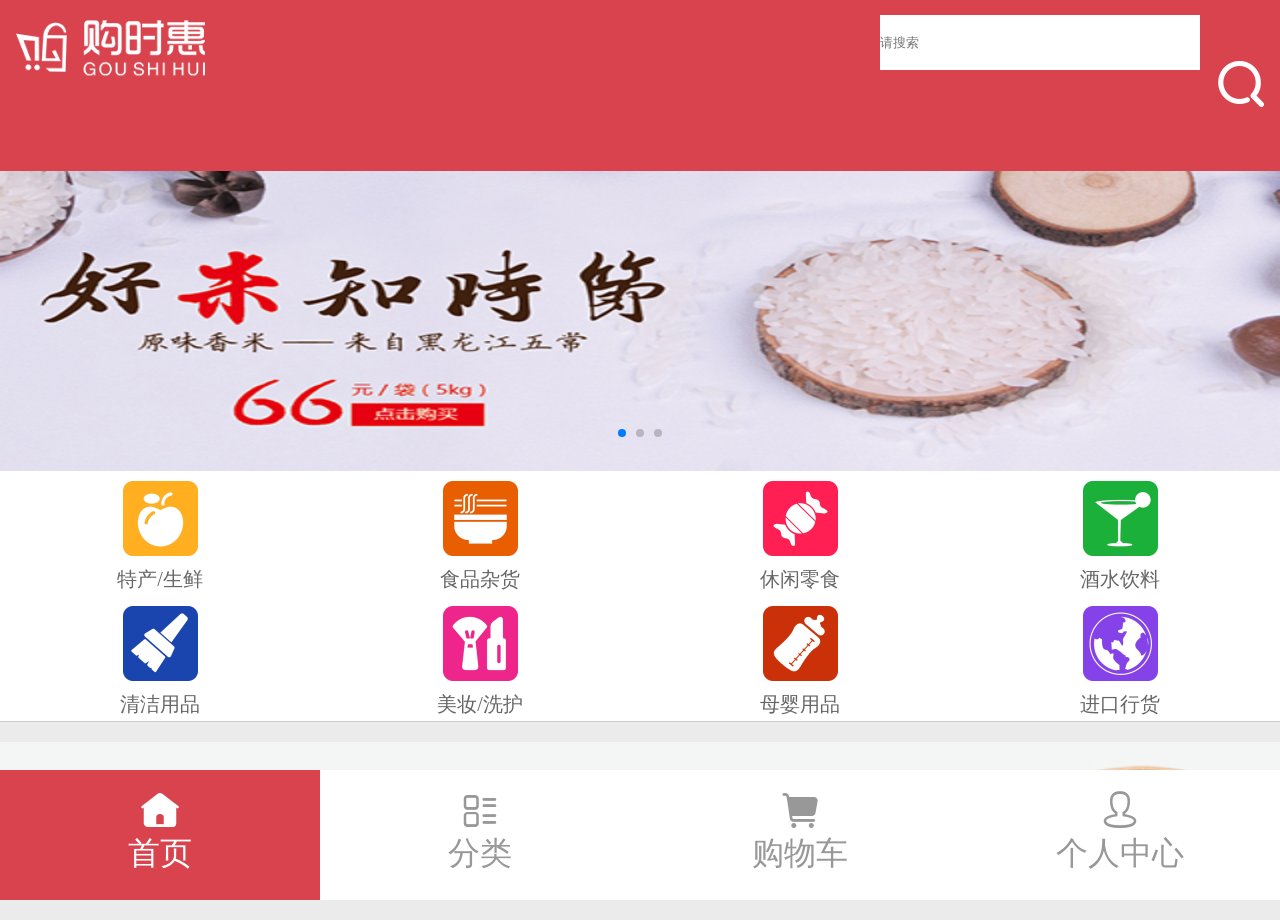
<file: 购时惠/index.html>
<!DOCTYPE html>
<html>
	<head >
		<meta charset="utf-8" />
		<meta name="viewport" content="width=device-width,initial-scale=1,minimum-scale=1,maximum-scale=1,user-scalable=no" />
		<title></title>
		<script type="text/javascript" src="js/jquery-1.11.3.js" ></script>
		<script type="text/javascript" src="js/jquery.touchSwipe.min.js" ></script>
		<script type="text/javascript" src="js/swiper-3.3.1.jquery.min.js" ></script>
		<script type="text/javascript" src="js/rem.js"></script>
		<script type="text/javascript" src="js/iscroll.js" ></script>
		<link rel="stylesheet" href="icon/iconfont.css" />
		<link rel="stylesheet" href="css/animate.min.css" />
		<link rel="stylesheet" href="css/swiper-3.3.1.min.css" />
		<link rel="stylesheet" href="css/index.css" />
	</head>
	<body>
	<header>
		<div class="head">
			<div class="logo">	
				<i class="iconfont">&#xe65c;</i>
				<input type="text" class="text" placeholder="请搜索" />
			</div>
		</div>
	</header>
	<section>
	<div class="swiper-container" id="banner" >
    <div class="swiper-wrapper" id="banner1">
        <div class="swiper-slide sild sild1">
        	<a href="shangpin.html?goods_id=101626">
        	<img src="img/1.jpg" />
        	</a>
        </div>
        <div class="swiper-slide sild sild2">
        	<a href="shangpin.html?goods_id=101618">
        	<img src="img/2.jpg" />
        	</a>
        </div>
        <div class="swiper-slide sild sild3">
        	<a href="shangpin.html?goods_id=101519">
        	<img src="img/3.jpg" />
        	</a>
        </div>
    </div>
    <!--  如果需要分页器-->
    <div class="swiper-pagination"></div>
    </div>
    <div class="nave nav-ico" ><!--导航 jso获取数据-->
    </div>
     <div class="menu">
     	<div class="menu-a">
     		<a href="shangpin.html?goods_id=101518"><img src="img/4.jpg" /></a>
     	</div>
     	<div class="menu-b">
     		<a href="shangpin.html?goods_id=101510"><img src="img/5.jpg" /></a>
     	</div>
     	<div class="menu-c">
     		<a href="shangpin.html?goods_id=101527"> <img src="img/6.jpg" /></a>
     	</div>
     </div>
   <div id="box">
    </div>
        <div class="foote">
        	<span class="item"><a href="#">QQ登录</a></span>
        	<span class="item"><a href="denglu.html">登录</a></span>
        	<span class="item"><a href="zhuce.html">注册</a></span>
        	<span class="top">返回顶部 <i class="iconfont">&#xe69e;</i> </span>
        </div>
        <p class="nava"><span class="dian">所有店铺</span>|<span class="dian">帮助中心</span>|<span class="dian">关于我们</span></p>
	</section>
        <footer>
        	<a href="index.html">
        	<p class="shou shou1">
        		<i class="iconfont">&#xe6bb;</i>
        		<span>首页</span>
        	</p>
        	</a>
        	<a href="fenlei.html">
        	<p class="shou">
        		<i class="iconfont">&#xe682;</i>
        		<span>分类</span>
        	</p>
        	</a>
         <a href="gouwuche.html">
        	<p class="shou">
        		<i class="iconfont">&#xe6b9;</i>
        		<span>购物车</span>
        	</p>
        	</a>
        	<p class="shou">
        		<i class="iconfont">&#xe736;</i>
        		<span>个人中心</span>
        	</p>
        </footer>
	</body>
	<script src="js/index.js"></script>
</html>
</file>
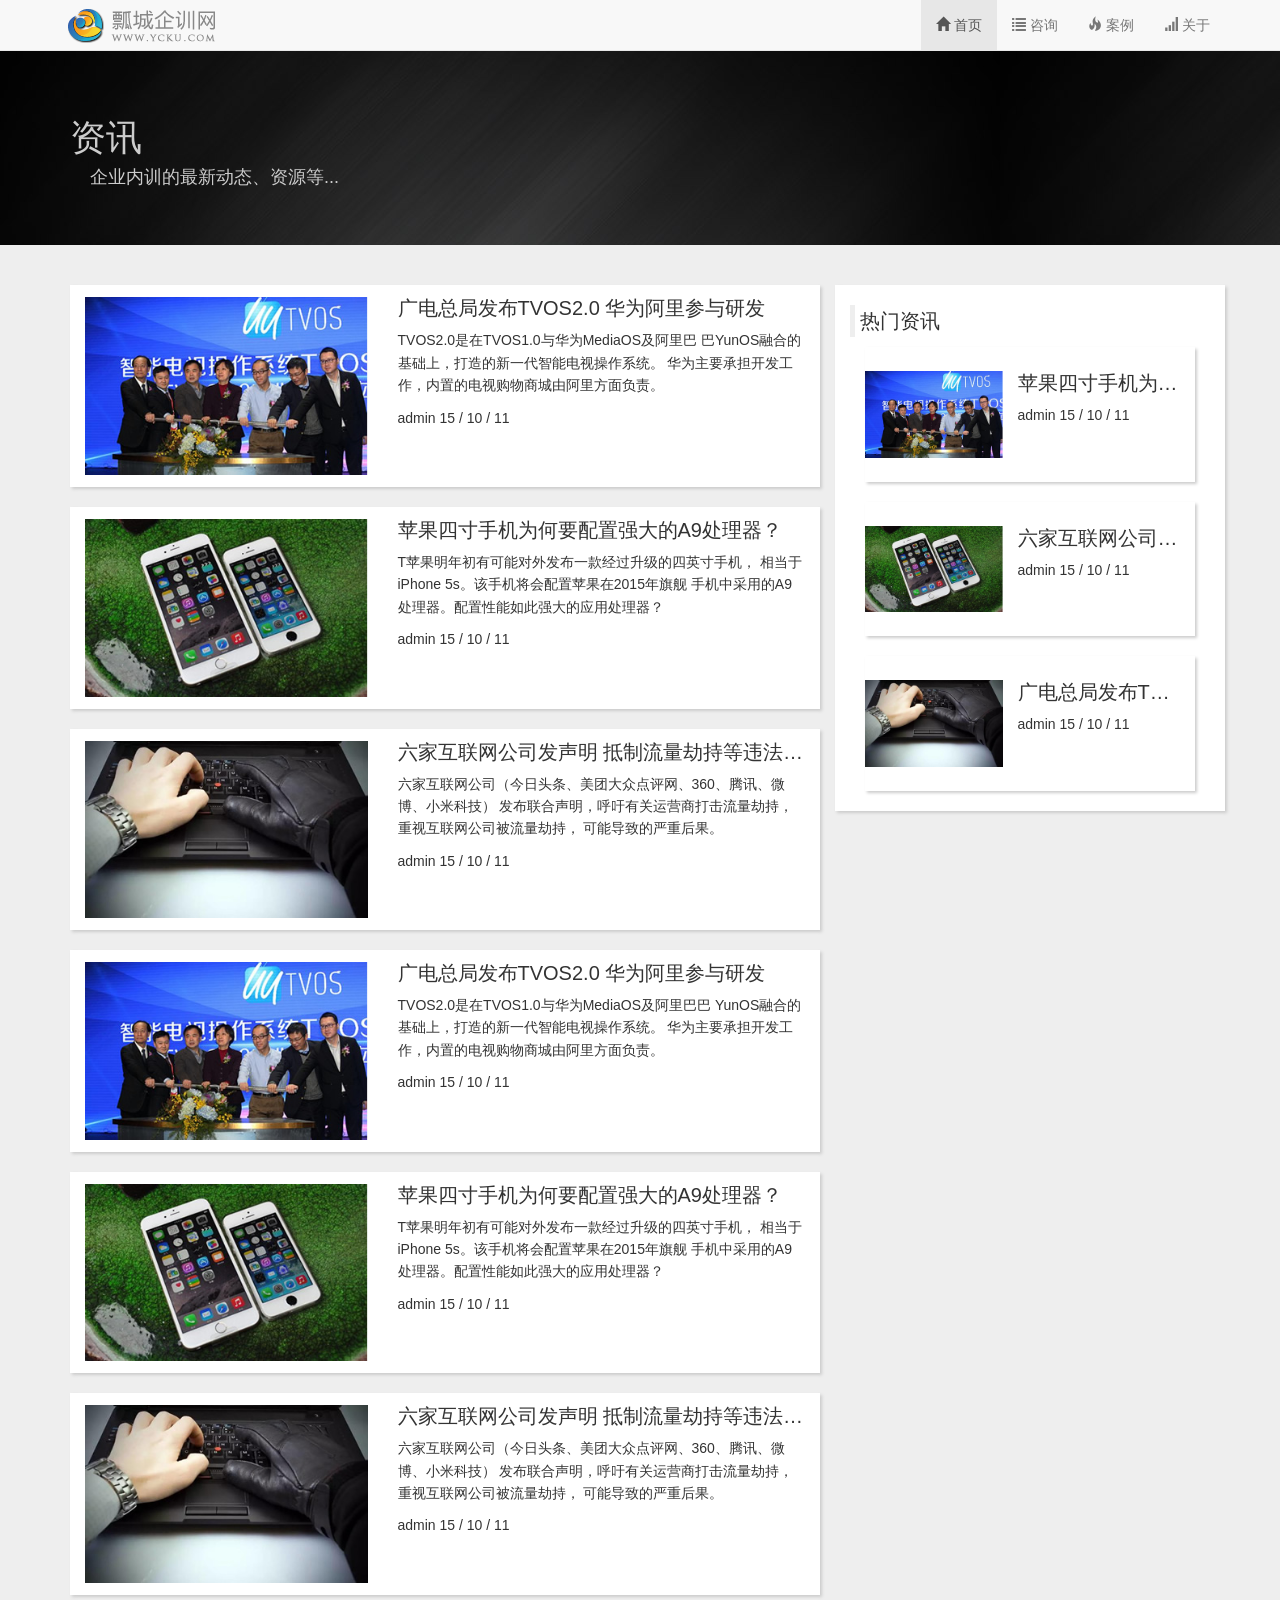
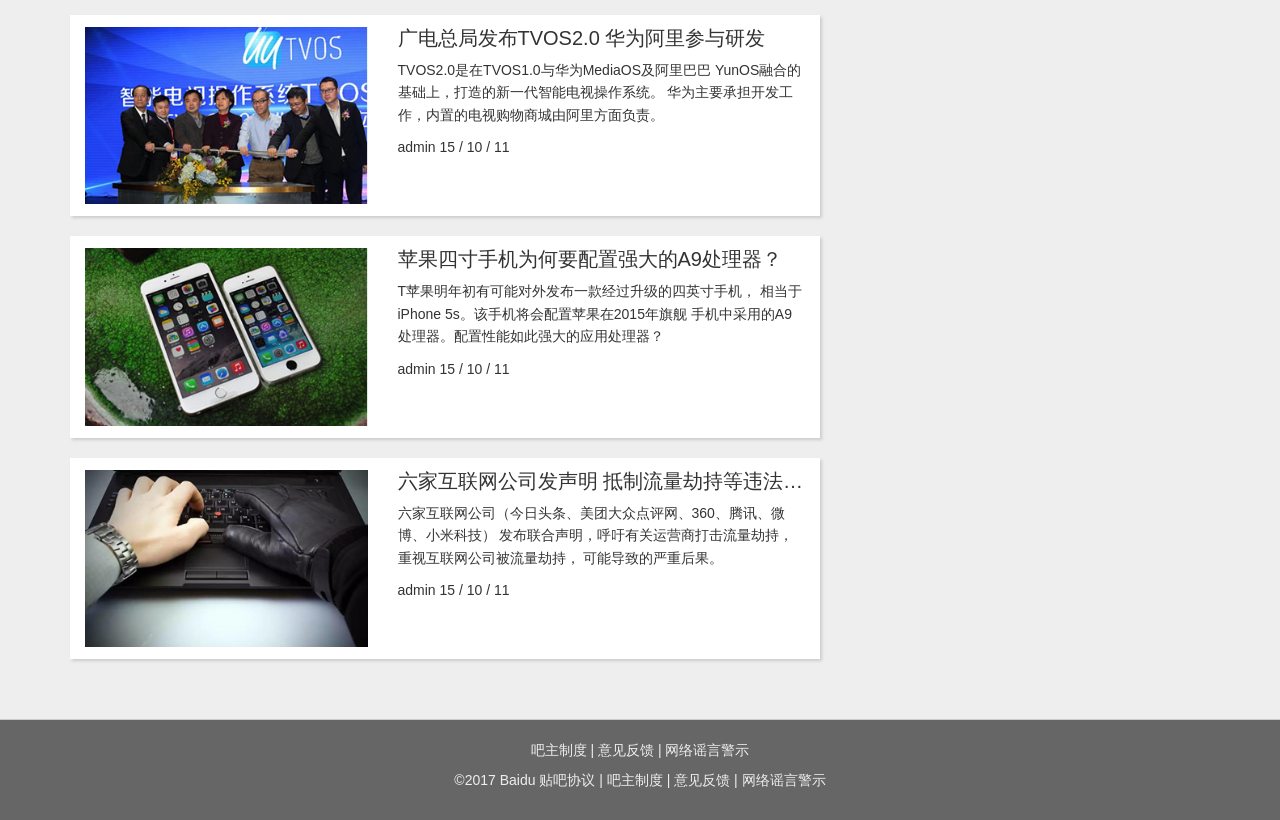
<file: BootStropDemo/information.html>
<!DOCTYPE html>
<html>
	<head>
		<meta charset="UTF-8">
		<title>附加导航插件</title>
		<script type="text/javascript" src="js/jquery-1.11.3.js" ></script>
       <script src="js/bootstrap.min.js"></script>
       <link rel="stylesheet" href="css/bootstrap.min.css" />
       <link rel="stylesheet" href="css/index2.css" />
	</head>
	<body>
	  <nav class="navbar navbar-default navbar-fixed-top">
	  	  <div class="container">
	  	  	<div class="navbar-header">
	  	  		<a href="#" class="navbar-brand logo" ><img src="img/logo.png" alt="牛总的公司"/></a>
	  	  		<button type="button" class="navbar-toggle" data-toggle="collapse" data-target="#navbar-collapse">
	  	  			<span class="icon-bar">	
	  	  			</span>
	  	  			<span class="icon-bar">	
	  	  			</span>
	  	  			<span class="icon-bar">	
	  	  			</span>
	  	  		</button>
	  	  	</div>
	  	  	<div class="collapse navbar-collapse" id="navbar-collapse">
	  	  		<ul class="nav navbar-nav navbar-right" style="margin-top: 0;">
	  	  		<li class="active">
	  	  			<a href="企训网.html">
	  	  			<span class="glyphicon glyphicon-home"></span>
	  	  			 首页</a></li>
	  	  		<li><a href="information.html"><span class="glyphicon glyphicon-list"></span> 咨询</a></li>
	  	  		<li><a href="case.html"><span class="glyphicon glyphicon-fire"></span> 案例</a></li>
	  	  		<li><a href="about.html"><span class="glyphicon glyphicon-signal"></span> 关于</a></li>
	  	  	</ul>
	  	  	</div>
	  	  	
	  	  </div>	  	  
	  </nav>
		<div class="jumbotron" style="background-image: url(img/bg.jpg);margin: 50px 0 0 0;color: #ccc;">
			<div class="container">
				<hgroup>
					<h1>资讯</h1>
					<h4>企业内训的最新动态、资源等...</h4>
				</hgroup>
			</div>
		</div>
	  	<div id="information">
	  		<div class="container">
	  			<div class="row">
	  				<div class="col-md-8 info-left">
	  					<div class="container-fluid" style="padding: 0;">
	  						<div class="row info-conner">
	  							<div class="col-md-5 col-sm-5 col-xs-5">
	  								<img src="img/info1.jpg" class="img-responsive"/>
	  							</div>
	  							<div class="col-md-7 col-sm-7 col-xs-7">
	  								<h4>广电总局发布TVOS2.0 华为阿里参与研发</h4>
	  								<p class="hidden-xs">TVOS2.0是在TVOS1.0与华为MediaOS及阿里巴
	  									巴YunOS融合的基础上，打造的新一代智能电视操作系统。
	  									华为主要承担开发工作，内置的电视购物商城由阿里方面负责。
	  								</p>
	  								<p>admin 15 / 10 / 11</p>
	  							</div>
	  						</div>
	  						<div class="row info-conner">
	  							<div class="col-md-5 col-sm-5 col-xs-5">
	  								<img src="img/info2.jpg" class="img-responsive"/>
	  							</div>
	  							<div class="col-md-7 col-sm-7 col-xs-7">
	  								<h4>苹果四寸手机为何要配置强大的A9处理器？</h4>
	  								<p class="hidden-xs">T苹果明年初有可能对外发布一款经过升级的四英寸手机，
	  									相当于iPhone 5s。该手机将会配置苹果在2015年旗舰
	  									手机中采用的A9处理器。配置性能如此强大的应用处理器？
	  								</p>
	  								<p>admin 15 / 10 / 11</p>
	  							</div>
	  						</div>
	  						<div class="row info-conner">
	  							<div class="col-md-5 col-sm-5 col-xs-5">
	  								<img src="img/info3.jpg" class="img-responsive"/>
	  							</div>
	  							<div class="col-md-7 col-sm-7 col-xs-7">
	  								<h4>六家互联网公司发声明 抵制流量劫持等违法行为</h4>
	  								<p class="hidden-xs">六家互联网公司（今日头条、美团大众点评网、360、腾讯、微博、小米科技）
	  									发布联合声明，呼吁有关运营商打击流量劫持，重视互联网公司被流量劫持，
	  									可能导致的严重后果。
	  								</p>
	  								<p>admin 15 / 10 / 11</p>
	  							</div>
	  						</div>
	  						<div class="row info-conner">
	  							<div class="col-md-5 col-sm-5 col-xs-5">
	  								<img src="img/info1.jpg" class="img-responsive"/>
	  							</div>
	  							<div class="col-md-7 col-sm-7 col-xs-7">
	  								<h4>广电总局发布TVOS2.0 华为阿里参与研发</h4>
	  								<p class="hidden-xs">TVOS2.0是在TVOS1.0与华为MediaOS及阿里巴巴
	  									YunOS融合的基础上，打造的新一代智能电视操作系统。
	  									华为主要承担开发工作，内置的电视购物商城由阿里方面负责。
	  								</p>
	  								<p>admin 15 / 10 / 11</p>
	  							</div>
	  						</div>
	  						<div class="row info-conner">
	  							<div class="col-md-5 col-sm-5 col-xs-5">
	  								<img src="img/info2.jpg" class="img-responsive"/>
	  							</div>
	  							<div class="col-md-7 col-sm-7 col-xs-7">
	  								<h4>苹果四寸手机为何要配置强大的A9处理器？</h4>
	  								<p class="hidden-xs">T苹果明年初有可能对外发布一款经过升级的四英寸手机，
	  									相当于iPhone 5s。该手机将会配置苹果在2015年旗舰
	  									手机中采用的A9处理器。配置性能如此强大的应用处理器？
	  								</p>
	  								<p>admin 15 / 10 / 11</p>
	  							</div>
	  						</div>
	  						<div class="row info-conner">
	  							<div class="col-md-5 col-sm-5 col-xs-5">
	  								<img src="img/info3.jpg" class="img-responsive"/>
	  							</div>
	  							<div class="col-md-7 col-sm-7 col-xs-7">
	  								<h4>六家互联网公司发声明 抵制流量劫持等违法行为</h4>
	  								<p class="hidden-xs">六家互联网公司（今日头条、美团大众点评网、360、腾讯、微博、小米科技）
	  									发布联合声明，呼吁有关运营商打击流量劫持，重视互联网公司被流量劫持，
	  									可能导致的严重后果。
	  								</p>
	  								<p>admin 15 / 10 / 11</p>
	  							</div>
	  						</div>
	  						<div class="row info-conner">
	  							<div class="col-md-5 col-sm-5 col-xs-5">
	  								<img src="img/info1.jpg" class="img-responsive"/>
	  							</div>
	  							<div class="col-md-7 col-sm-7 col-xs-7">
	  								<h4>广电总局发布TVOS2.0 华为阿里参与研发</h4>
	  								<p class="hidden-xs">TVOS2.0是在TVOS1.0与华为MediaOS及阿里巴巴
	  									YunOS融合的基础上，打造的新一代智能电视操作系统。
	  									华为主要承担开发工作，内置的电视购物商城由阿里方面负责。
	  								</p>
	  								<p>admin 15 / 10 / 11</p>
	  							</div>
	  						</div>
	  						<div class="row info-conner">
	  							<div class="col-md-5 col-sm-5 col-xs-5">
	  								<img src="img/info2.jpg" class="img-responsive"/>
	  							</div>
	  							<div class="col-md-7 col-sm-7 col-xs-7">
	  								<h4>苹果四寸手机为何要配置强大的A9处理器？</h4>
	  								<p class="hidden-xs">T苹果明年初有可能对外发布一款经过升级的四英寸手机，
	  									相当于iPhone 5s。该手机将会配置苹果在2015年旗舰
	  									手机中采用的A9处理器。配置性能如此强大的应用处理器？
	  								</p>
	  								<p>admin 15 / 10 / 11</p>
	  							</div>
	  						</div>
	  						<div class="row info-conner">
	  							<div class="col-md-5 col-sm-5 col-xs-5">
	  								<img src="img/info3.jpg" class="img-responsive"/>
	  							</div>
	  							<div class="col-md-7 col-sm-7 col-xs-7">
	  								<h4>六家互联网公司发声明 抵制流量劫持等违法行为</h4>
	  								<p class="hidden-xs">六家互联网公司（今日头条、美团大众点评网、360、腾讯、微博、小米科技）
	  									发布联合声明，呼吁有关运营商打击流量劫持，重视互联网公司被流量劫持，
	  									可能导致的严重后果。
	  								</p>
	  								<p>admin 15 / 10 / 11</p>
	  							</div>
	  						</div>
	  					</div>
	  				</div>
	  				<div class="col-md-4 info-right hidden-xs hidden-sm">
	  					<blockquote>
	  						<h2>热门资讯</h2>
	  					</blockquote>
	  					<div class="container-fluid">
	  						<div class="row info-conner">
	  							<div class="col-md-5 col-sm-5 col-xs-5" style="margin:12px 0; padding: 0;">
	  								<img src="img/info1.jpg"  class="img-responsive"/>
	  							</div>
	  							<div class="col-md-7 col-sm-7 col-xs-7">
	  								<h4>苹果四寸手机为何要配置强大的A9处理器？</h4>
	  								<p>admin 15 / 10 / 11</p>
	  							</div>
	  						</div>
	  						<div class="row info-conner">
	  							<div class="col-md-5 col-sm-5 col-xs-5" style="margin:12px 0; padding: 0;">
	  								<img src="img/info2.jpg"  class="img-responsive"/>
	  							</div>
	  							<div class="col-md-7 col-sm-7 col-xs-7">
	  								<h4>六家互联网公司发声明 抵制流量劫持等违法行为？</h4>
	  								<p>admin 15 / 10 / 11</p>
	  							</div>
	  						</div>
	  						<div class="row info-conner">
	  							<div class="col-md-5 col-sm-5 col-xs-5" style="margin:12px 0;padding: 0;">
	  								<img src="img/info3.jpg"  class="img-responsive"/>
	  							</div>
	  							<div class="col-md-7 col-sm-7 col-xs-7">
	  								<h4>广电总局发布TVOS2.0 华为阿里参与研发？</h4>
	  								<p>admin 15 / 10 / 11</p>
	  							</div>
	  						</div>
	  					</div>
	  				</div>
	  			</div>
	  		</div>
	  	</div>
	  <footer id="footer" style="background: #666; color: #eee;">
	  	 <div class="container">
	  	 	<p>吧主制度	| 意见反馈	| 网络谣言警示</p>
	  	 	<p>©2017 Baidu 贴吧协议	| 吧主制度	| 意见反馈	| 网络谣言警示</p>
	  	 </div>
	  </footer>
	</body>
	
</html>
</file>
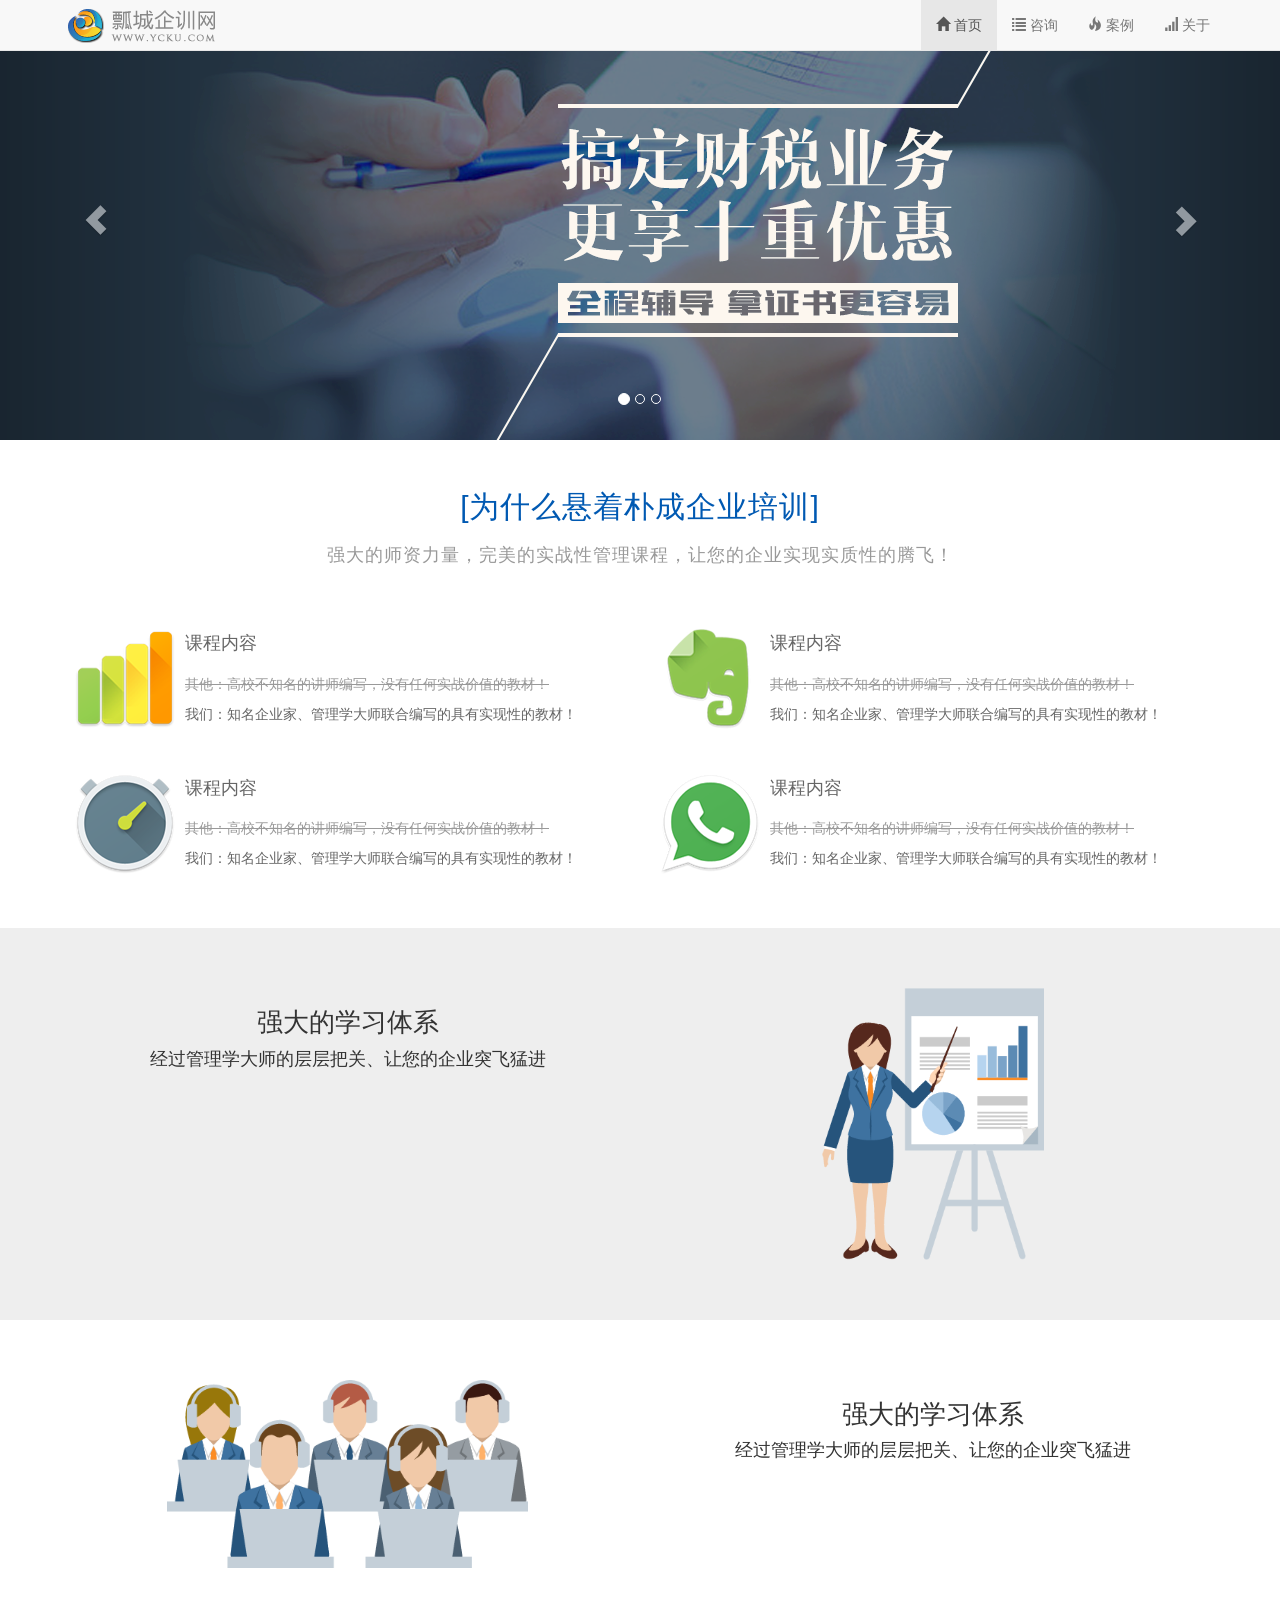
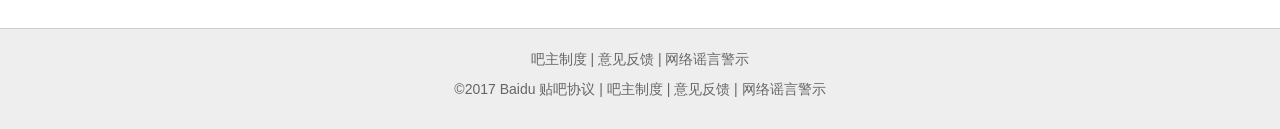
<file: BootStropDemo/企训网.html>
<!DOCTYPE html>
<html>
	<head>
		<meta charset="UTF-8">
		<title>附加导航插件</title>
		<script type="text/javascript" src="js/jquery-1.11.3.js" ></script>
       <script src="js/bootstrap.min.js"></script>
       <link rel="stylesheet" href="css/bootstrap.min.css" />
       <link rel="stylesheet" href="css/index2.css" />
	</head>
	<body>
	  <nav class="navbar navbar-default navbar-fixed-top">
	  	  <div class="container">
	  	  	<div class="navbar-header">
	  	  		<a href="#" class="navbar-brand logo" ><img src="img/logo.png" alt="牛总的公司"/></a>
	  	  		<button type="button" class="navbar-toggle" data-toggle="collapse" data-target="#navbar-collapse">
	  	  			<span class="icon-bar">	
	  	  			</span>
	  	  			<span class="icon-bar">	
	  	  			</span>
	  	  			<span class="icon-bar">	
	  	  			</span>
	  	  		</button>
	  	  	</div>
	  	  	<div class="collapse navbar-collapse" id="navbar-collapse">
	  	  		<ul class="nav navbar-nav navbar-right" style="margin-top: 0;">
	  	  		<li class="active">
	  	  			<a href="企训网.html">
	  	  			<span class="glyphicon glyphicon-home"></span>
	  	  			 首页</a></li>
	  	  		<li><a href="information.html"><span class="glyphicon glyphicon-list"></span> 咨询</a></li>
	  	  		<li><a href="case.html"><span class="glyphicon glyphicon-fire"></span> 案例</a></li>
	  	  		<li><a href="about.html"><span class="glyphicon glyphicon-signal"></span> 关于</a></li>
	  	  	</ul>
	  	  	</div>
	  	  	
	  	  </div>	  	  
	  </nav>
	  <div id="myCarousel" class="carousel slide">
	  	<ol class="carousel-indicators">
	  		<li data-target="#myCarousel" data-slide-to="0" class="active"></li>
	  		<li data-target="#myCarousel" data-slide-to="1"></li>
	  		<li data-target="#myCarousel" data-slide-to="2"></li>
	  	</ol>
	  	<div class="carousel-inner" >
	  		<div class="item active" style="background:#223240;">
	  			<img src="img/slide1.png" />
	  		</div>
	  		<div class="item" style="background:#F5E5DD;">
	  			<img src="img/slide2.png" />
	  			
	  		</div>
	  		<div class="item" style="background:#DD292C;">
	  			<img src="img/slide3.png" />
	  		</div>
	  	</div>
	  	<a href="#myCarousel" data-slide="prev" class="carousel-control left">
	  		<span class="glyphicon glyphicon-chevron-left"></span>
	  	</a>
	  	<a href="#myCarousel" data-slide="next" class="carousel-control right">
	  		<span class="glyphicon glyphicon-chevron-right"></span>
	  	</a>
	  </div>
	  <div class="tab1">
	  	<div class="container">
	  		<h2 class="tab-h2">[为什么悬着朴成企业培训]</h2>
	  		<p class="tab-p">强大的师资力量，完美的实战性管理课程，让您的企业实现实质性的腾飞！</p>
	  		<div class="row">
	  			<div class="col-md-6 col">
	  				<div class="media">
	  					<div class="media-left media-top">
	  						<a href="#">
	  							<img src="img/tab1-1.png" />
	  						</a>
	  						
	  					</div>
	  					<div class="media-body">
	  						<h4 class="media-heading">课程内容</h4>
	  						<p class="text-muted" >其他：高校不知名的讲师编写，没有任何实战价值的教材！</p>
	  						<p>我们：知名企业家、管理学大师联合编写的具有实现性的教材！</p>
	  					</div>
	  				</div>		
	  			</div>
	  			<div class="col-md-6 col">
	  				<div class="media">
	  					<div class="media-left media-top">
	  						<a href="#">
	  							<img src="img/tab1-2.png" />
	  						</a>
	  						
	  					</div>
	  					<div class="media-body">
	  						<h4 class="media-heading">课程内容</h4>
	  						<p class="text-muted" >其他：高校不知名的讲师编写，没有任何实战价值的教材！</p>
	  						<p>我们：知名企业家、管理学大师联合编写的具有实现性的教材！</p>
	  					</div>
	  				</div>		
	  			</div>
	  			<div class="col-md-6 col">
	  				<div class="media">
	  					<div class="media-left media-top">
	  						<a href="#">
	  							<img src="img/tab1-3.png" />
	  						</a>
	  						
	  					</div>
	  					<div class="media-body">
	  						<h4 class="media-heading">课程内容</h4>
	  						<p class="text-muted" >其他：高校不知名的讲师编写，没有任何实战价值的教材！</p>
	  						<p>我们：知名企业家、管理学大师联合编写的具有实现性的教材！</p>
	  					</div>
	  				</div>		
	  			</div>
	  			<div class="col-md-6 col">
	  				<div class="media">
	  					<div class="media-left media-top">
	  						<a href="#">
	  							<img src="img/tab1-4.png" />
	  						</a>
	  						
	  					</div>
	  					<div class="media-body">
	  						<h4 class="media-heading">课程内容</h4>
	  						<p class="text-muted" >其他：高校不知名的讲师编写，没有任何实战价值的教材！</p>
	  						<p>我们：知名企业家、管理学大师联合编写的具有实现性的教材！</p>
	  					</div>
	  				</div>		
	  			</div>
	  		</div>
	  		
	  		
	  	</div>
	  </div>
	  <div class="tab2">
	  	<div class="container">
	  		<div class="row">
	  			<div class="text col-md-6 col-sm-6 tab2-text">
	  				<h3>强大的学习体系</h3>
	  				<p>经过管理学大师的层层把关、让您的企业突飞猛进</p>
	  			</div>
	  			<div class="col-md-6">
	  				<img src="img/tab2.png" class="img-responsive center-block" />
	  			</div>
	  		</div>
	  	</div>
	  </div>
	  <div class="tab3">
	  	<div class="container">
	  		<div class="row">
	  			<div class="col-md-6">
	  				<img src="img/tab3.png" class="img-responsive center-block" />
	  			</div>
	  			<div class="text col-md-6 col-sm-6 tab2-text">
	  				<h3>强大的学习体系</h3>
	  				<p>经过管理学大师的层层把关、让您的企业突飞猛进</p>
	  			</div>
	  		</div>
	  	</div>
	  </div>
	  
	  <footer id="footer">
	  	 <div class="container">
	  	 	<p>吧主制度	| 意见反馈	| 网络谣言警示</p>
	  	 	<p>©2017 Baidu 贴吧协议	| 吧主制度	| 意见反馈	| 网络谣言警示</p>
	  	 </div>
	  </footer>
	</body>
	<script>
	  $(function(){
	  	
	  	$("#myCarousel").carousel({
	  		interval:4000
	  	})
	  	
	  	/*$(window).resize(function(){
	  		var $height=$('.carousel-inner img').eq(0).height()||
	  		$('.carousel-inner img').eq(1).height()||$('.carousel-inner img').eq(1).height()
  		$(".carousel-control").css("line-height",$height+'px')
	  	})*/
	  	
	  })
	</script>
</html>
</file>
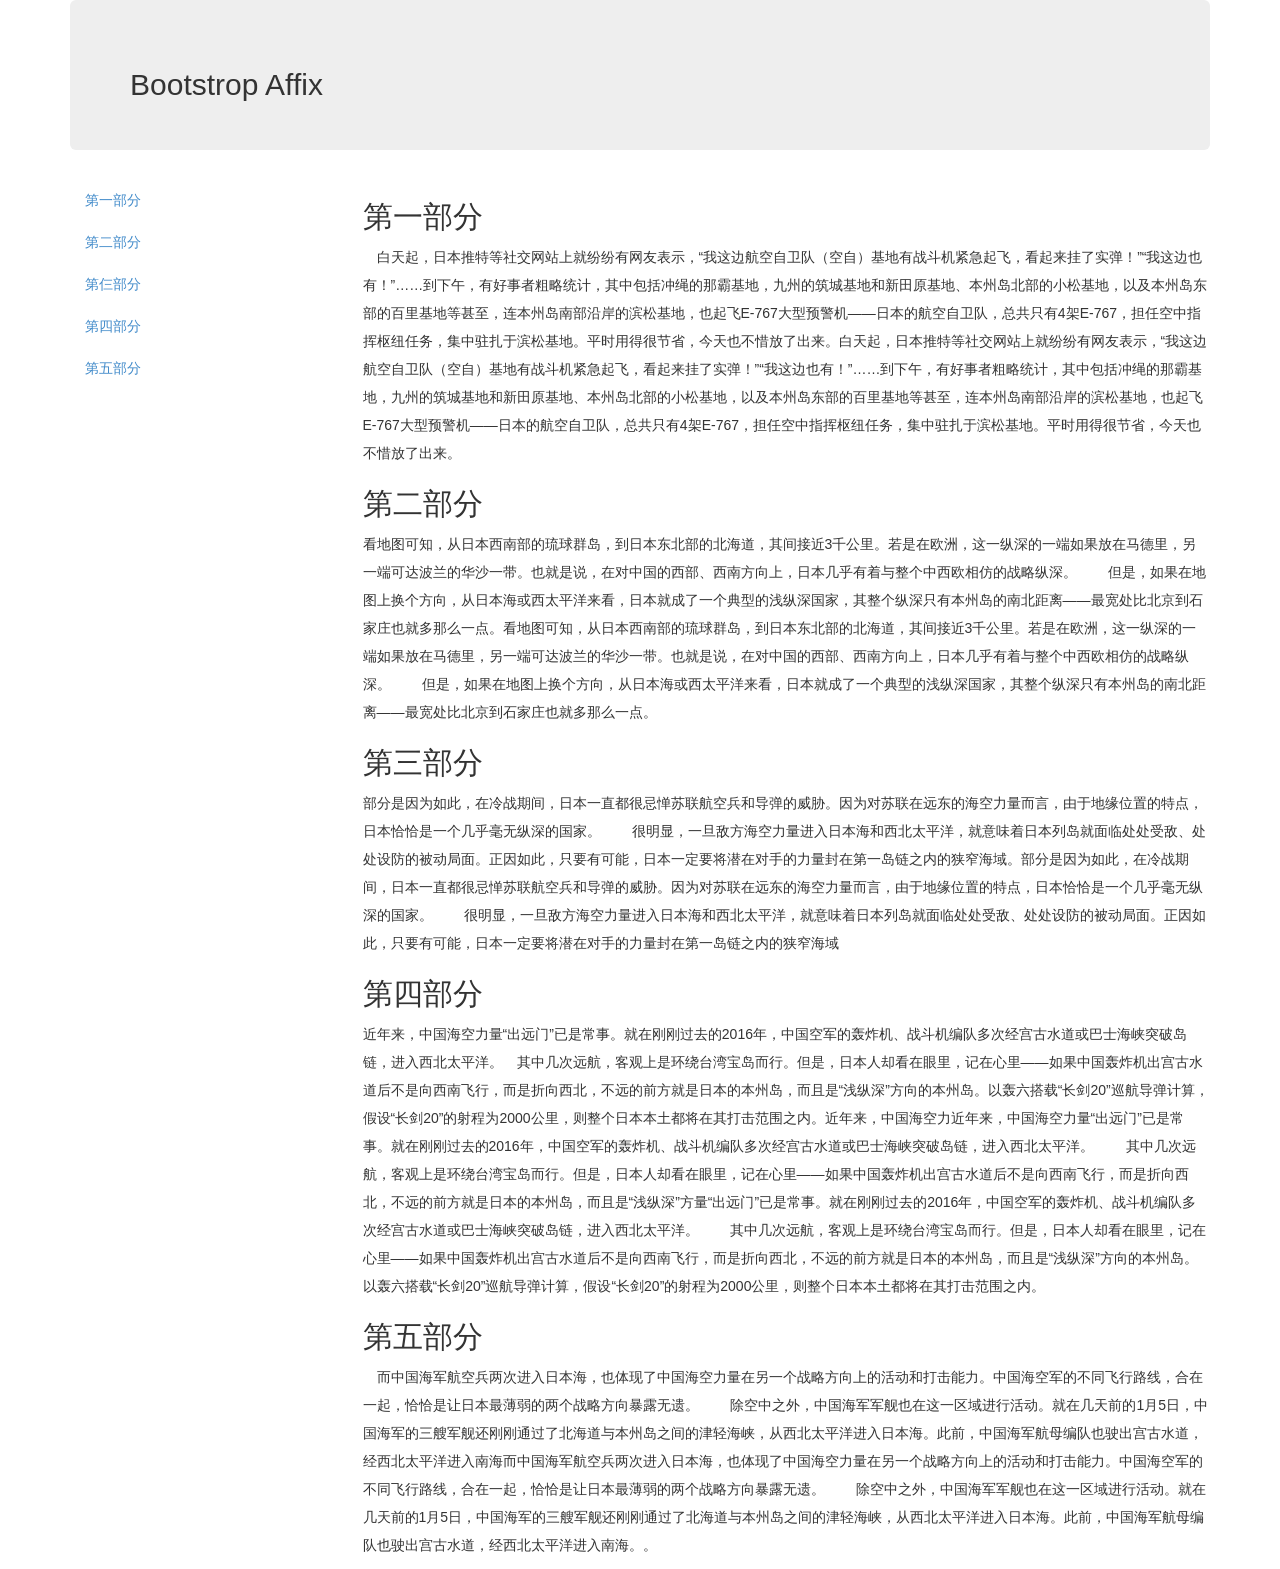
<file: BootStropDemo/楼梯效果.html>
<!DOCTYPE html>
<html>
	<head>
		<meta charset="UTF-8">
		<title>附加导航插件</title>
		<script type="text/javascript" src="js/jquery-1.11.3.js" ></script>
       <script src="js/bootstrap.min.js"></script>
       <link rel="stylesheet" href="css/bootstrap.min.css" />
       <style>
       	a:focus{
       		onli
       	}
       	.nav-pills{width: 150px;}
       	.nav-pills.affix{top: 30px;}
       </style>
	</head>
	<body data-spy="scroll" data-target="#myScrollspy">
		<div class="container">
			<div class="jumbotron" style="height:150px">
				<h2>Bootstrop Affix</h2>
			</div>
			<div class="row">
				<div class="col-xs-3" id="myScrollspy">
					<!--data-spy="affix" data-offset-top="150"-->
					<ul class="nav nav-pills nav-stacked" id="ifix" >
						<li class="active"><a href="#section-1">第一部分</a></li>
						<li><a href="#section-2">第二部分</a></li>
						<li><a href="#section-3">第仨部分</a></li>
						<li><a href="#section-4">第四部分</a></li>
						<li><a href="#section-5">第五部分</a></li>
					</ul>
				</div>
				<div class="col-xs-9">
					<h2 id="section-1">第一部分</h2>
					<p style="line-height: 2;">　白天起，日本推特等社交网站上就纷纷有网友表示，“我这边航空自卫队（空自）基地有战斗机紧急起飞，看起来挂了实弹！”“我这边也有！”……到下午，有好事者粗略统计，其中包括冲绳的那霸基地，九州的筑城基地和新田原基地、本州岛北部的小松基地，以及本州岛东部的百里基地等甚至，连本州岛南部沿岸的滨松基地，也起飞E-767大型预警机——日本的航空自卫队，总共只有4架E-767，担任空中指挥枢纽任务，集中驻扎于滨松基地。平时用得很节省，今天也不惜放了出来。白天起，日本推特等社交网站上就纷纷有网友表示，“我这边航空自卫队（空自）基地有战斗机紧急起飞，看起来挂了实弹！”“我这边也有！”……到下午，有好事者粗略统计，其中包括冲绳的那霸基地，九州的筑城基地和新田原基地、本州岛北部的小松基地，以及本州岛东部的百里基地等甚至，连本州岛南部沿岸的滨松基地，也起飞E-767大型预警机——日本的航空自卫队，总共只有4架E-767，担任空中指挥枢纽任务，集中驻扎于滨松基地。平时用得很节省，今天也不惜放了出来。</p>
					<h2 id="section-2">第二部分</h2>
					<p style="line-height: 2;">看地图可知，从日本西南部的琉球群岛，到日本东北部的北海道，其间接近3千公里。若是在欧洲，这一纵深的一端如果放在马德里，另一端可达波兰的华沙一带。也就是说，在对中国的西部、西南方向上，日本几乎有着与整个中西欧相仿的战略纵深。
　　但是，如果在地图上换个方向，从日本海或西太平洋来看，日本就成了一个典型的浅纵深国家，其整个纵深只有本州岛的南北距离——最宽处比北京到石家庄也就多那么一点。看地图可知，从日本西南部的琉球群岛，到日本东北部的北海道，其间接近3千公里。若是在欧洲，这一纵深的一端如果放在马德里，另一端可达波兰的华沙一带。也就是说，在对中国的西部、西南方向上，日本几乎有着与整个中西欧相仿的战略纵深。
　　但是，如果在地图上换个方向，从日本海或西太平洋来看，日本就成了一个典型的浅纵深国家，其整个纵深只有本州岛的南北距离——最宽处比北京到石家庄也就多那么一点。</p>
					<h2 id="section-3">第三部分</h2>
					<p style="line-height: 2;">部分是因为如此，在冷战期间，日本一直都很忌惮苏联航空兵和导弹的威胁。因为对苏联在远东的海空力量而言，由于地缘位置的特点，日本恰恰是一个几乎毫无纵深的国家。
　　很明显，一旦敌方海空力量进入日本海和西北太平洋，就意味着日本列岛就面临处处受敌、处处设防的被动局面。正因如此，只要有可能，日本一定要将潜在对手的力量封在第一岛链之内的狭窄海域。部分是因为如此，在冷战期间，日本一直都很忌惮苏联航空兵和导弹的威胁。因为对苏联在远东的海空力量而言，由于地缘位置的特点，日本恰恰是一个几乎毫无纵深的国家。
　　很明显，一旦敌方海空力量进入日本海和西北太平洋，就意味着日本列岛就面临处处受敌、处处设防的被动局面。正因如此，只要有可能，日本一定要将潜在对手的力量封在第一岛链之内的狭窄海域</p>
					<h2 id="section-4">第四部分</h2>
					<p style="line-height:2;">
近年来，中国海空力量“出远门”已是常事。就在刚刚过去的2016年，中国空军的轰炸机、战斗机编队多次经宫古水道或巴士海峡突破岛链，进入西北太平洋。　其中几次远航，客观上是环绕台湾宝岛而行。但是，日本人却看在眼里，记在心里——如果中国轰炸机出宫古水道后不是向西南飞行，而是折向西北，不远的前方就是日本的本州岛，而且是“浅纵深”方向的本州岛。以轰六搭载“长剑20”巡航导弹计算，假设“长剑20”的射程为2000公里，则整个日本本土都将在其打击范围之内。近年来，中国海空力近年来，中国海空力量“出远门”已是常事。就在刚刚过去的2016年，中国空军的轰炸机、战斗机编队多次经宫古水道或巴士海峡突破岛链，进入西北太平洋。
		　　其中几次远航，客观上是环绕台湾宝岛而行。但是，日本人却看在眼里，记在心里——如果中国轰炸机出宫古水道后不是向西南飞行，而是折向西北，不远的前方就是日本的本州岛，而且是“浅纵深”方量“出远门”已是常事。就在刚刚过去的2016年，中国空军的轰炸机、战斗机编队多次经宫古水道或巴士海峡突破岛链，进入西北太平洋。
		　　其中几次远航，客观上是环绕台湾宝岛而行。但是，日本人却看在眼里，记在心里——如果中国轰炸机出宫古水道后不是向西南飞行，而是折向西北，不远的前方就是日本的本州岛，而且是“浅纵深”方向的本州岛。以轰六搭载“长剑20”巡航导弹计算，假设“长剑20”的射程为2000公里，则整个日本本土都将在其打击范围之内。</p>
					<h2 id="section-5">第五部分</h2>
					<p style="line-height: 2;">　而中国海军航空兵两次进入日本海，也体现了中国海空力量在另一个战略方向上的活动和打击能力。中国海空军的不同飞行路线，合在一起，恰恰是让日本最薄弱的两个战略方向暴露无遗。
　　除空中之外，中国海军军舰也在这一区域进行活动。就在几天前的1月5日，中国海军的三艘军舰还刚刚通过了北海道与本州岛之间的津轻海峡，从西北太平洋进入日本海。此前，中国海军航母编队也驶出宫古水道，经西北太平洋进入南海而中国海军航空兵两次进入日本海，也体现了中国海空力量在另一个战略方向上的活动和打击能力。中国海空军的不同飞行路线，合在一起，恰恰是让日本最薄弱的两个战略方向暴露无遗。
　　除空中之外，中国海军军舰也在这一区域进行活动。就在几天前的1月5日，中国海军的三艘军舰还刚刚通过了北海道与本州岛之间的津轻海峡，从西北太平洋进入日本海。此前，中国海军航母编队也驶出宫古水道，经西北太平洋进入南海。。</p>
				</div>
			</div>
		</div>
	</body>
	<script>
		$("#ifix").affix({
			offset:{
				top:150
			}
		})
		
		
	</script>
</html>
</file>
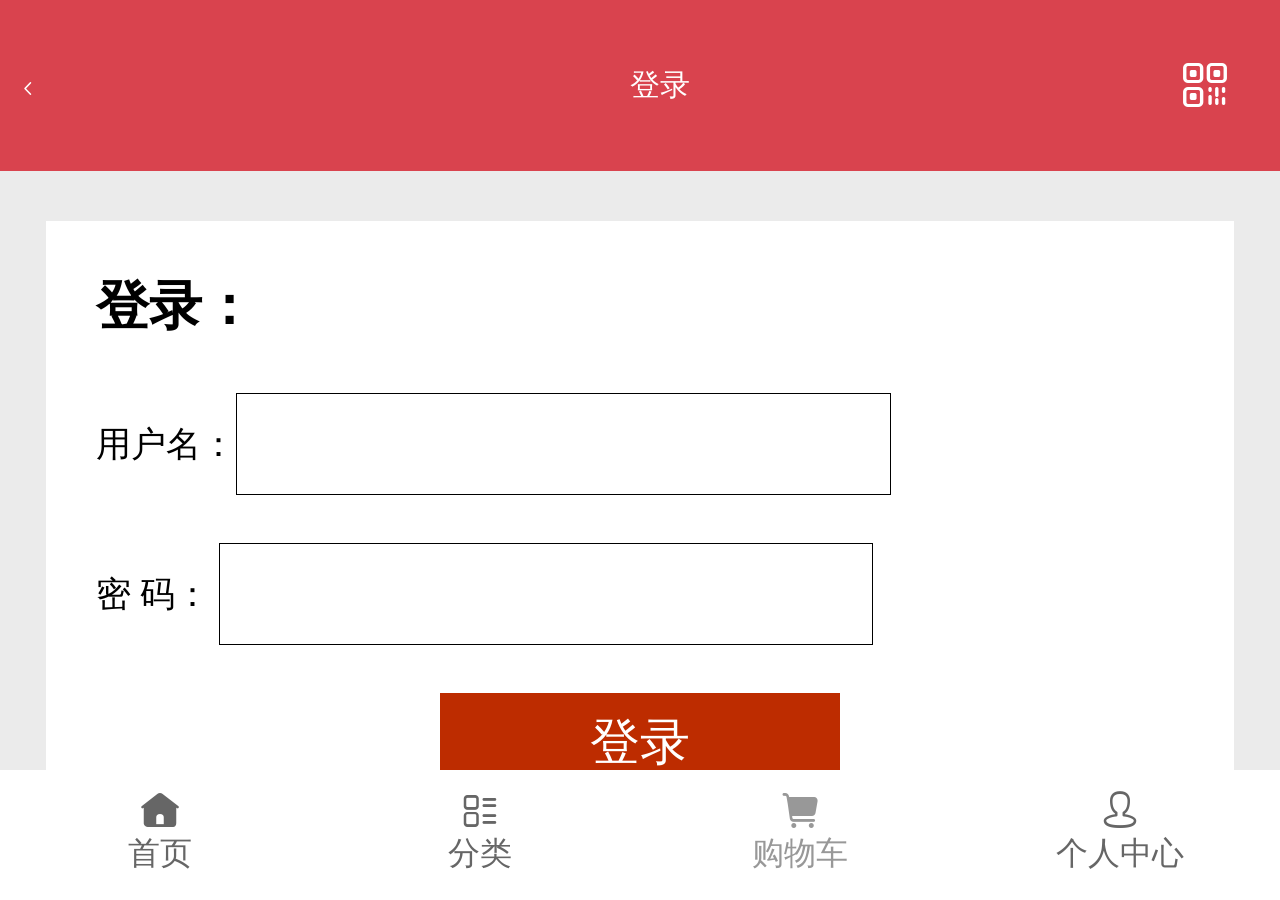
<file: 购时惠/denglu.html>
<!DOCTYPE html>
<html>
	<head>
		<meta charset="UTF-8">
		<meta name="viewport" content="width=device-width,initial-scale=1,minimum-scale=1,maximum-scale=1,user-scalable=no" />
		<title></title>
		<link rel="stylesheet" href="css/denglu.css" />
		<link rel="stylesheet" href="icon/iconfont.css" />
		<script type="text/javascript" src="js/jquery-1.11.3.js" ></script>
		<script type="text/javascript" src="js/zepto-1.1.6.min.js" ></script>
		<script type="text/javascript" src="js/rem.js" ></script>
		<script type="text/javascript" src="js/denglu.js" ></script>
	</head>
	<body>
	<header>
			<p class="head">
			<a class="fan" href="index.html">
				<i class="iconfont">&#xe679;</i>
			</a>
			<a class="fan1" href="#">登录</a>
			<a class="fan2" href="#"><i class="iconfont">&#xe6b0;</i></a>
			</p>
		</header>
		
		<section>
			<div class="box">
				<h2>登录：</h2>
				<div class="bue">
					<label>用户名：<input id="inp1" type="text" />
					<span></span></label>
				</div>
		<div class="bue">		
			<label> 密 码： <input id="inp2" type="password" />
			<span></span></label>
		</div>			
			<button>登录</button>
			</div>
		</section>		
		<footer>
        	<p class="shou">
        	<a href="index.html">	<i class="iconfont">&#xe6bb;</i>
        		<span>首页</span>
        	</p>
        	</a>
        	<a href="fenlei.html">
        	<p class="shou shou2">
        		<i class="iconfont">&#xe682;</i>
        		<span>分类</span>
        	</p>
        	</a>
        	 <a href="gouwuche.html">
        	<p class="shou">
        		<i class="iconfont">&#xe6b9;</i>
        		<span>购物车</span>
        	</p>
        	</a>
        	<p class="shou">
        		<a href="gerenzhongx.html">
        		<i class="iconfont">&#xe736;</i>
        		<span>个人中心</span>
        		</a>
        	</p>
        </footer>	
		
		
	</body>
</html>
</file>
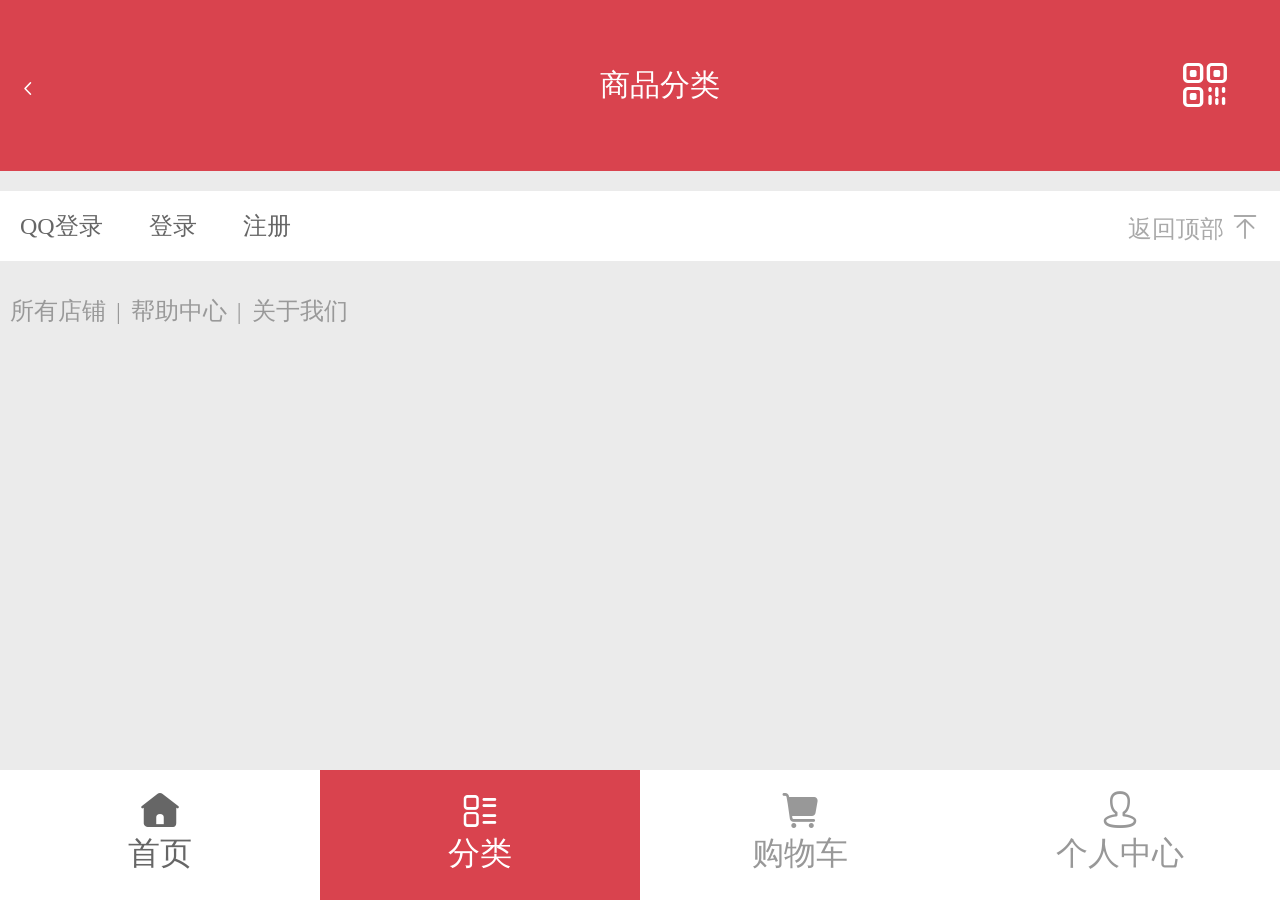
<file: 购时惠/fenlei.html>
<!DOCTYPE html>
<html>
	<head>
  <meta charset="UTF-8">
  <meta name="viewport" content="width=device-width,initial-scale=1,minimum-scale=1,maximum-scale=1,user-scalable=no" />
		<title></title>
		<link rel="stylesheet" href="css/fenlei.css" />
		<link rel="stylesheet" href="icon/iconfont.css" />
		<script type="text/javascript" src="js/jquery-1.11.3.js" ></script>
		<script type="text/javascript" src="js/zepto-1.1.6.min.js" ></script>
		<script type="text/javascript" src="js/rem.js" ></script>
		<script type="text/javascript" src="js/fenlei.js" ></script>
		
	</head>
	<body>
		<header>
			<p class="head">
			<a class="fan" href="index.html">
				<i class="iconfont">&#xe679;</i>
			</a>
			<a class="fan1" href="#">商品分类</a>
			<a class="fan2" href="#"><i class="iconfont">&#xe6b0;</i></a>
			</p>
		</header>
		<section>
			<ul class="box">
				
			</ul>
			<div class="foote">
        	<span class="item"><a href="denglu.html">QQ登录</a></span>
        	<span class="item"><a href="denglu.html">登录</a></span>
        	<span class="item"><a href="zhuce.html">注册</a></span>
        	<span class="top">返回顶部 <i class="iconfont">&#xe69e;</i> </span>
        </div>
        <p class="nava"><span class="dian">所有店铺</span>|<span class="dian">帮助中心</span>|<span class="dian">关于我们</span></p>
		</section>

		<footer>
        	<p class="shou">
        	<a href="index.html">	<i class="iconfont">&#xe6bb;</i>
        		<span>首页</span>
        	</p>
        	</a>
        	<a href="fenlei.html">
        	<p class="shou shou2">
        		<i class="iconfont">&#xe682;</i>
        		<span>分类</span>
        	</p>
        	</a>
        	 <a href="gouwuche.html">
        	<p class="shou">
        		<i class="iconfont">&#xe6b9;</i>
        		<span>购物车</span>
        	</p>
        	</a>
        	<p class="shou">
        		<i class="iconfont">&#xe736;</i>
        		<span>个人中心</span>
        	</p>
        </footer>
	</body>
</html>
</file>
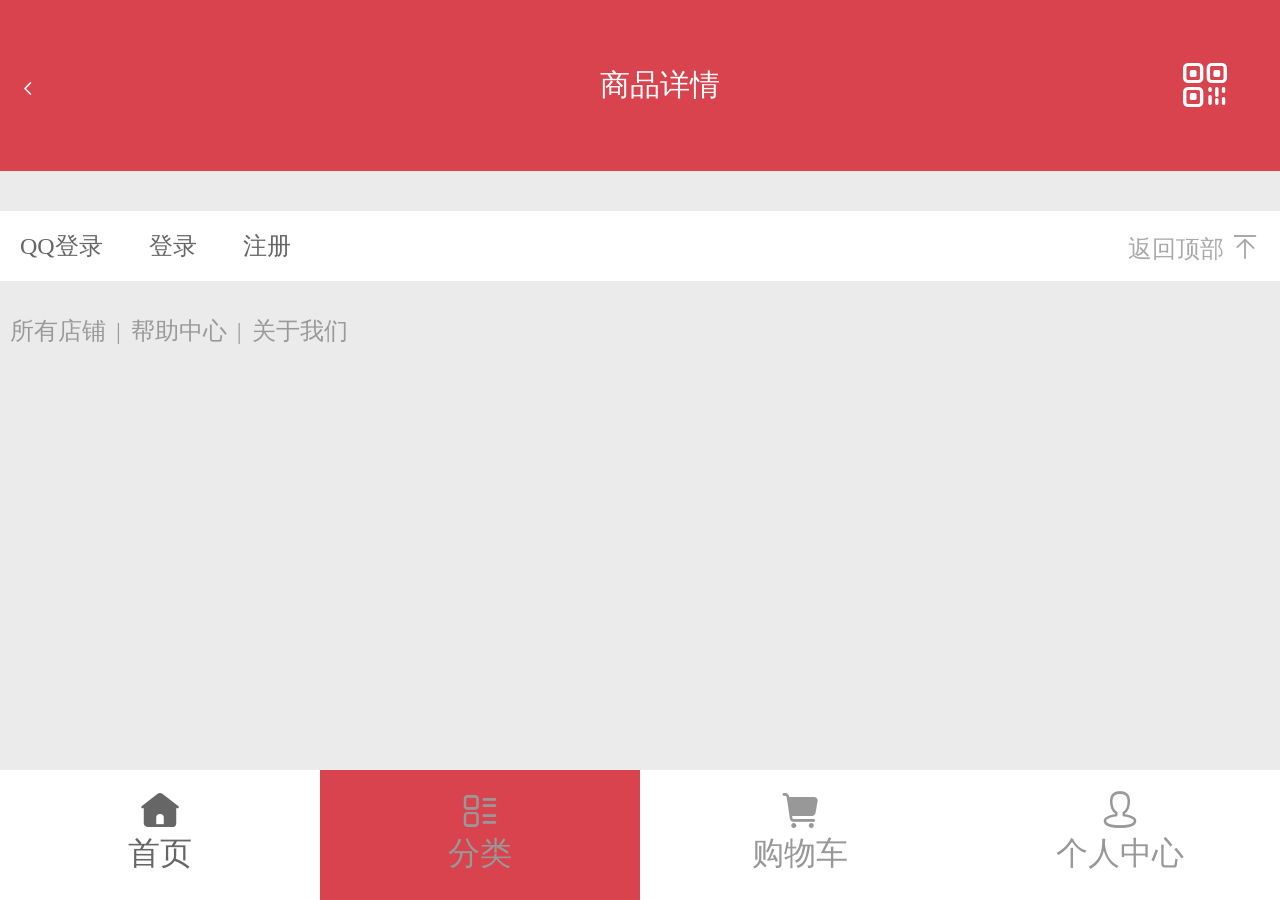
<file: 购时惠/fenlei1.html>
<!DOCTYPE html>
<html>
	<head>
		<meta charset="UTF-8">
		<meta name="viewport" content="width=device-width,initial-scale=1,minimum-scale=1,maximum-scale=1,user-scalable=no" />
		<title></title>
		<link rel="stylesheet" href="css/fenlei1.css" />
		<link rel="stylesheet" href="icon/iconfont.css" />
		<script type="text/javascript" src="js/jquery-1.11.3.js" ></script>
		<script type="text/javascript" src="js/zepto-1.1.6.min.js" ></script>
		<script type="text/javascript" src="js/rem.js" ></script>
		<script type="text/javascript" src="js/fenlei1.js" ></script>
		
	</head>
	<body>
		<header>
			<p class="head">
			<a class="fan" href="index.html">
				<i class="iconfont">&#xe679;</i>
			</a>
			<a class="fan1" href="#">商品详情</a>
			<a class="fan2" href="#"><i class="iconfont">&#xe6b0;</i></a>
			</p>
		</header>
		<section>
			<div class="bude">
				
			</div>
			<div class="foote">
        	<span class="item"><a href="denglu.html">QQ登录</a></span>
        	<span class="item"><a href="denglu.html">登录</a></span>
        	<span class="item"><a href="zhuce.html">注册</a></span>
        	<span class="top">返回顶部 <i class="iconfont">&#xe69e;</i> </span>
        </div>
        <p class="nava"><span class="dian">所有店铺</span>|<span class="dian">帮助中心</span>|<span class="dian">关于我们</span></p>
		</section>
		
		
		<footer>
        	<p class="shou">
        	<a href="index.html">	<i class="iconfont">&#xe6bb;</i>
        		<span>首页</span>
        	</p>
        	</a>
        	<a href="fenlei.html">
        	<p class="shou shou2">
        		<i class="iconfont">&#xe682;</i>
        		<span>分类</span>
        	</p>
        	</a>
        	 <a href="gouwuche.html">
        	<p class="shou">
        		<i class="iconfont">&#xe6b9;</i>
        		<span>购物车</span>
        	</p>
        	</a>
        	<p class="shou">
        		<i class="iconfont">&#xe736;</i>
        		<span>个人中心</span>
        	</p>
        </footer>
	</body>
</html>
</file>
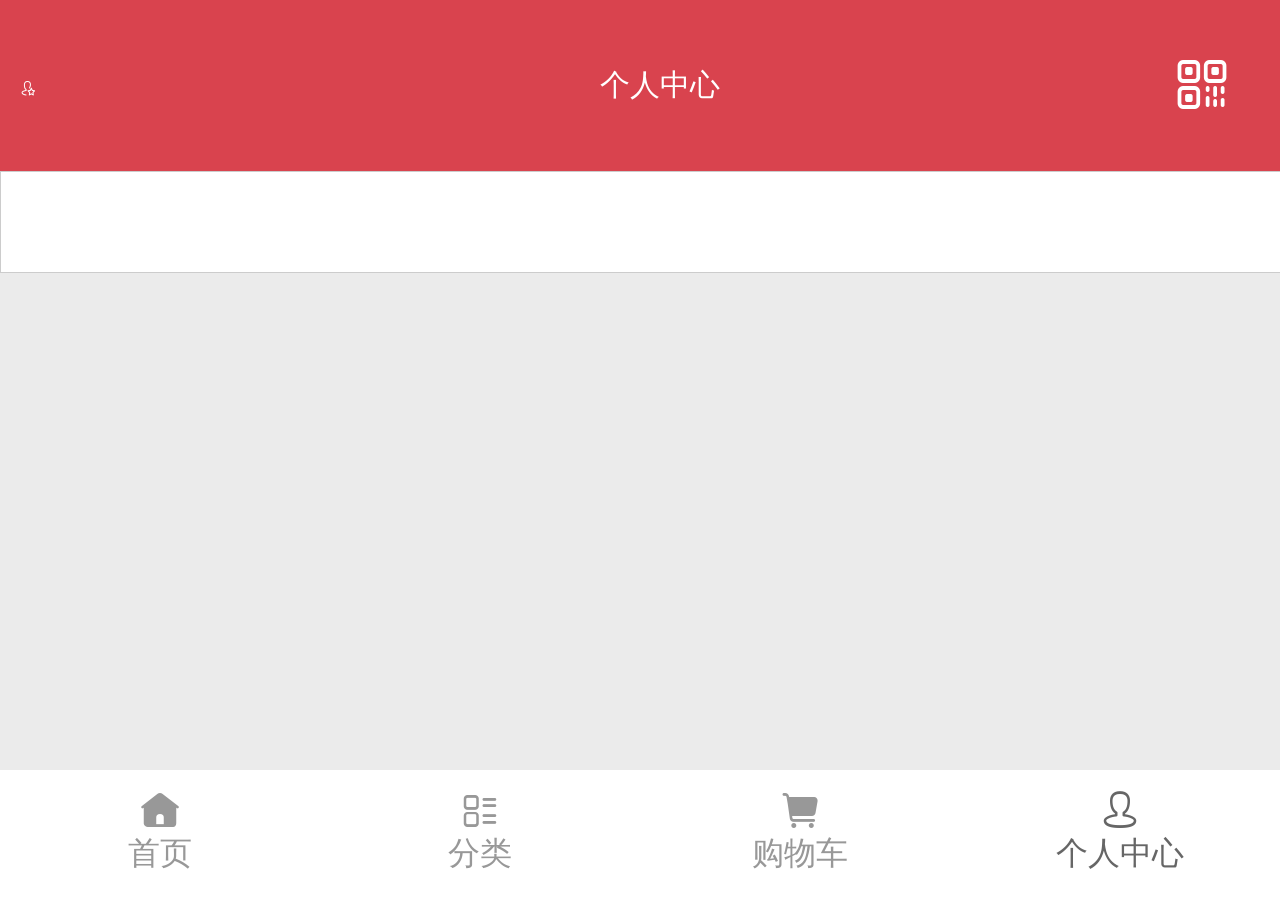
<file: 购时惠/gerenzhongx.html>
<!DOCTYPE html>
<html>
	<head>
		<meta charset="UTF-8">
		<title></title>
	<link rel="stylesheet" href="css/geren.css" />
	<link rel="stylesheet" href="icon/iconfont.css" />
	<script type="text/javascript" src="js/jquery-1.11.3.js" ></script>
	<script type="text/javascript" src="js/zepto-1.1.6.min.js" ></script>
	<script type="text/javascript" src="js/rem.js" ></script>
	<script type="text/javascript" src="js/touch.min1.js" ></script>
	<script type="text/javascript" src="js/gerenzhongxin.js" ></script>
	</head>
	<body>
		<header >
			<p class="head">
			<a class="fan" href="index.html">
				<i class="iconfont">&#xe6cb;</i>
			</a>
			<a class="fan1" href="gerenzhongx.html">个人中心</a>
			<a class="fan2" href="#"><i class="iconfont">&#xe6b0;</i></a>
			</p>
		</header>
		
		<section>
			<h2 class="peo"></h2>
		</section>
		<footer>
        	<a href="index.html">
        	<p class="shou shou1">
        		<i class="iconfont">&#xe6bb;</i>
        		<span>首页</span>
        	</p>
        	</a>
        	<a href="fenlei.html">
        	<p class="shou">
        		<i class="iconfont">&#xe682;</i>
        		<span>分类</span>
        	</p>
        	
        <a href="gouwuche.html">
        	<p class="shou ">
        		<i class="iconfont">&#xe6b9;</i>
        		<span>购物车</span>
        	</p>
        </a>
        	<p class="shou shou2">
        		<a href="gerenzhongx.html">
        		<i class="iconfont">&#xe736;</i>
        		<span>个人中心</span>
        		</a>
        	</p>
    </footer>	
	</body>
</html>
</file>
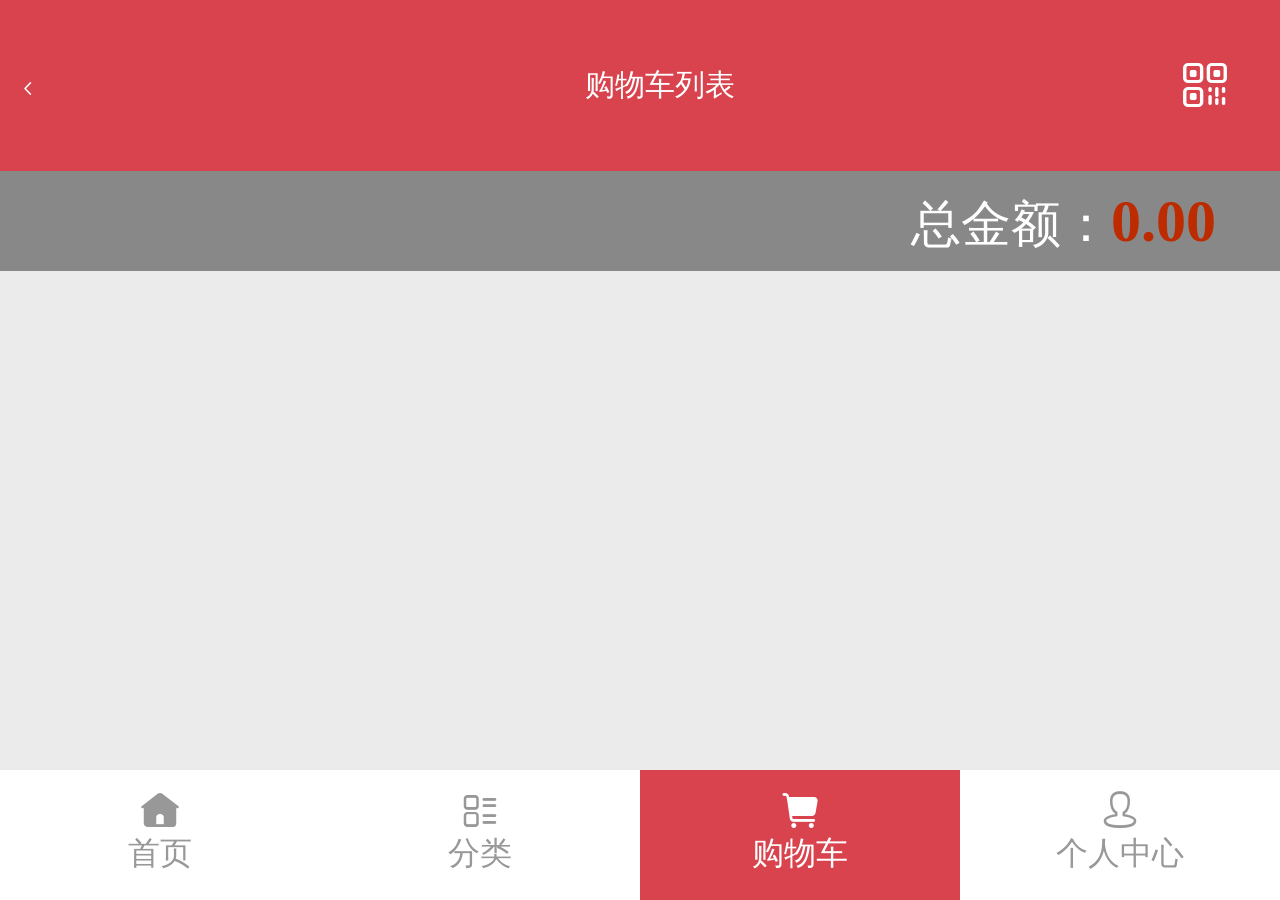
<file: 购时惠/gouwuche.html>
<!DOCTYPE html>
<html>
	<head>
		<meta charset="UTF-8">
		<meta name="viewport" content="width=device-width,initial-scale=1,minimum-scale=1,maximum-scale=1,user-scalable=no" />
	<title></title>
	<link rel="stylesheet" href="css/gouwuche.css" />
	<link rel="stylesheet" href="icon/iconfont.css" />
	<script type="text/javascript" src="js/jquery-1.11.3.js" ></script>
	<script type="text/javascript" src="js/zepto-1.1.6.min.js" ></script>
	<script type="text/javascript" src="js/rem.js" ></script>
	<script type="text/javascript" src="js/touch.min1.js" ></script>
	<script type="text/javascript" src="js/gouwuche.js" ></script>
	</head>
	<body>
		<header >
			<p class="head">
			<a class="fan" href="index.html">
				<i class="iconfont">&#xe679;</i>
			</a>
			<a class="fan1" href="#">购物车列表</a>
			<a class="fan2" href="#"><i class="iconfont">&#xe6b0;</i></a>
			</p>
		</header>
		<section>
			<ul class="box">
				<li>
				<h2 class="naei">店铺名称：够时慧</h2>
					<img src="img/nav_1.png" />
					<div class="fae">
					<p class="p1">美味缤纷礼盒（罗斯礼箱 中号）</p>
					<p class="p2">商品单价：￥88.00</p>
					<p class="p3">商品总价：￥</p>
					<p class="p4">
					<span class="rig">-</span>
					<input readonly="readonly" class="cent" type="text"  value="1"/>
					<span class="lef">+</span>
					</p>
					<p class="p5"><i class="iconfont">&#xe6b4;</i></p>
					</div>
				</li>
			</ul>
			<div class="zon">总金额：<span>55</span></div>
		</section>
		
		
		
		
	<footer>
        	<a href="index.html">
        	<p class="shou shou1">
        		<i class="iconfont">&#xe6bb;</i>
        		<span>首页</span>
        	</p>
        	</a>
        	<a href="fenlei.html">
        	<p class="shou">
        		<i class="iconfont">&#xe682;</i>
        		<span>分类</span>
        	</p>
        	
        <a href="gouwuche.html">
        	<p class="shou shou2">
        		<i class="iconfont">&#xe6b9;</i>
        		<span>购物车</span>
        	</p>
        </a>
        	<p class="shou">
        		<i class="iconfont">&#xe736;</i>
        		<span>个人中心</span>
        	</p>
    </footer>	
		
	</body>
</html>
</file>
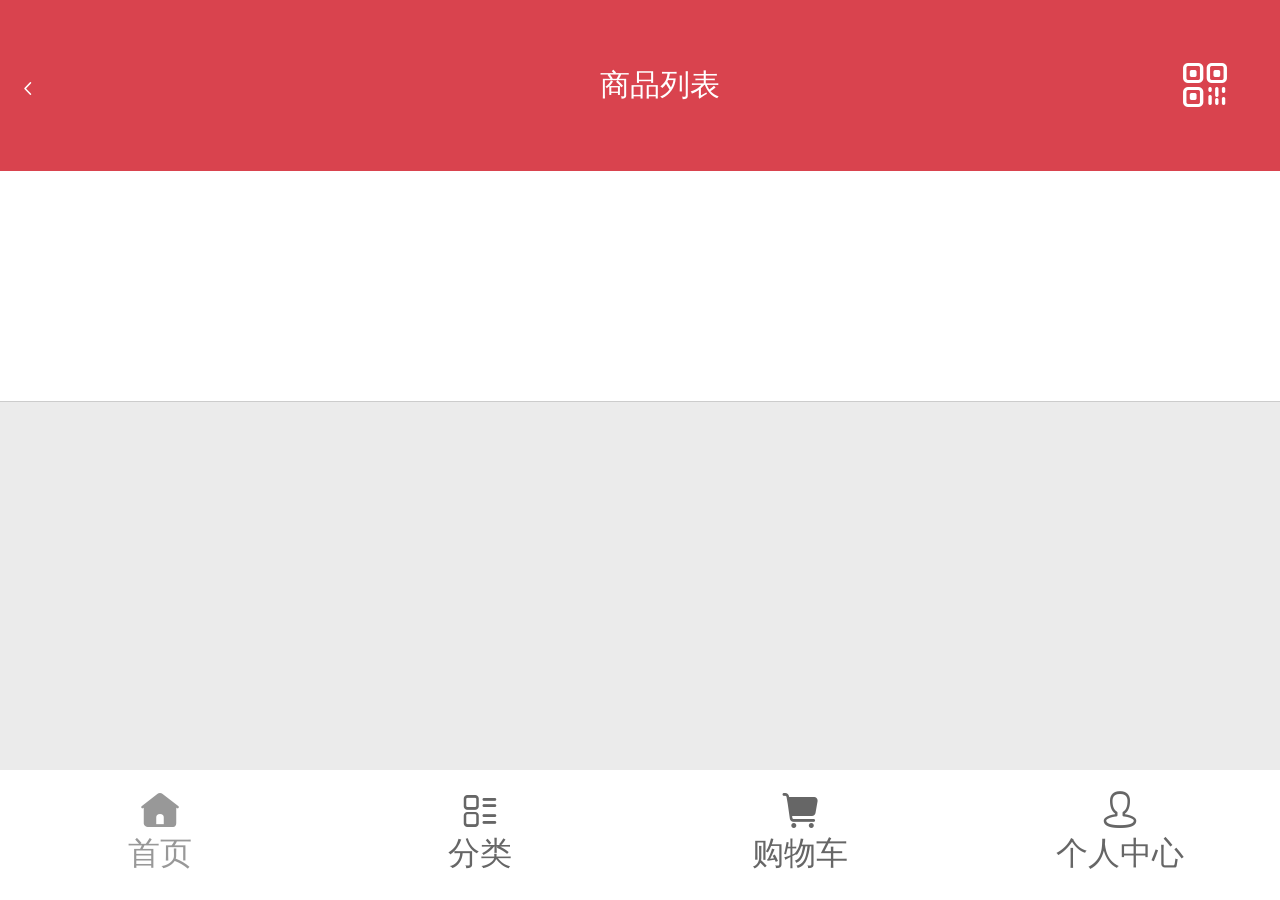
<file: 购时惠/list.html>
<!DOCTYPE html>
<html>
	<head>
		<meta charset="UTF-8">
		<meta name="viewport" content="width=device-width,initial-scale=1,minimum-scale=1,maximum-scale=1,user-scalable=no" />
		<title></title>
		<link rel="stylesheet" href="css/list.css" />
		<link rel="stylesheet" href="icon/iconfont.css" />
		<script type="text/javascript" src="js/jquery-1.11.3.js" ></script>
		<script type="text/javascript" src="js/zepto-1.1.6.min.js" ></script>
		<script type="text/javascript" src="js/rem.js" ></script>
		<script type="text/javascript" src="js/list.js" ></script>
	</head>
	<body>
		<header>
			<p class="head">
			<a class="fan" href="index.html">
				<i class="iconfont">&#xe679;</i>
			</a>
			<a class="fan1" href="#">商品列表</a>
			<a class="fan2" href="#"><i class="iconfont">&#xe6b0;</i></a>
			</p>
		</header>
		<section>
			<ul class="butt">
			  <li class="list">
			  	
			  </li>
			</ul>
		</section>
		
		
		<footer> 	
			<a href="index.html">
        	<p class="shou">
       	<i class="iconfont">&#xe6bb;</i>
        		<span>首页</span>
        	</p>
        	</a>
        	<a href="fenlei.html">
        	<p class="shou shou2">
        		<a href="fenlei.html">
        		<i class="iconfont">&#xe682;</i>
        		<span>分类</span>
        		</a>
        	</p>
        	</a>
        	 <a href="gouwuche.html">
        	<p class="shou">
        		<a href="gouwuche.html">
        		<i class="iconfont">&#xe6b9;</i>
        		<span>购物车</span>
        		</a>
        	</p>
        	</a>
        	<p class="shou">
        		<a href="gerenzhongx.html">
        		<i class="iconfont">&#xe736;</i>
        		<span>个人中心</span>
        		</a>
        	</p>
        </footer>
		
	</body>
</html>
</file>
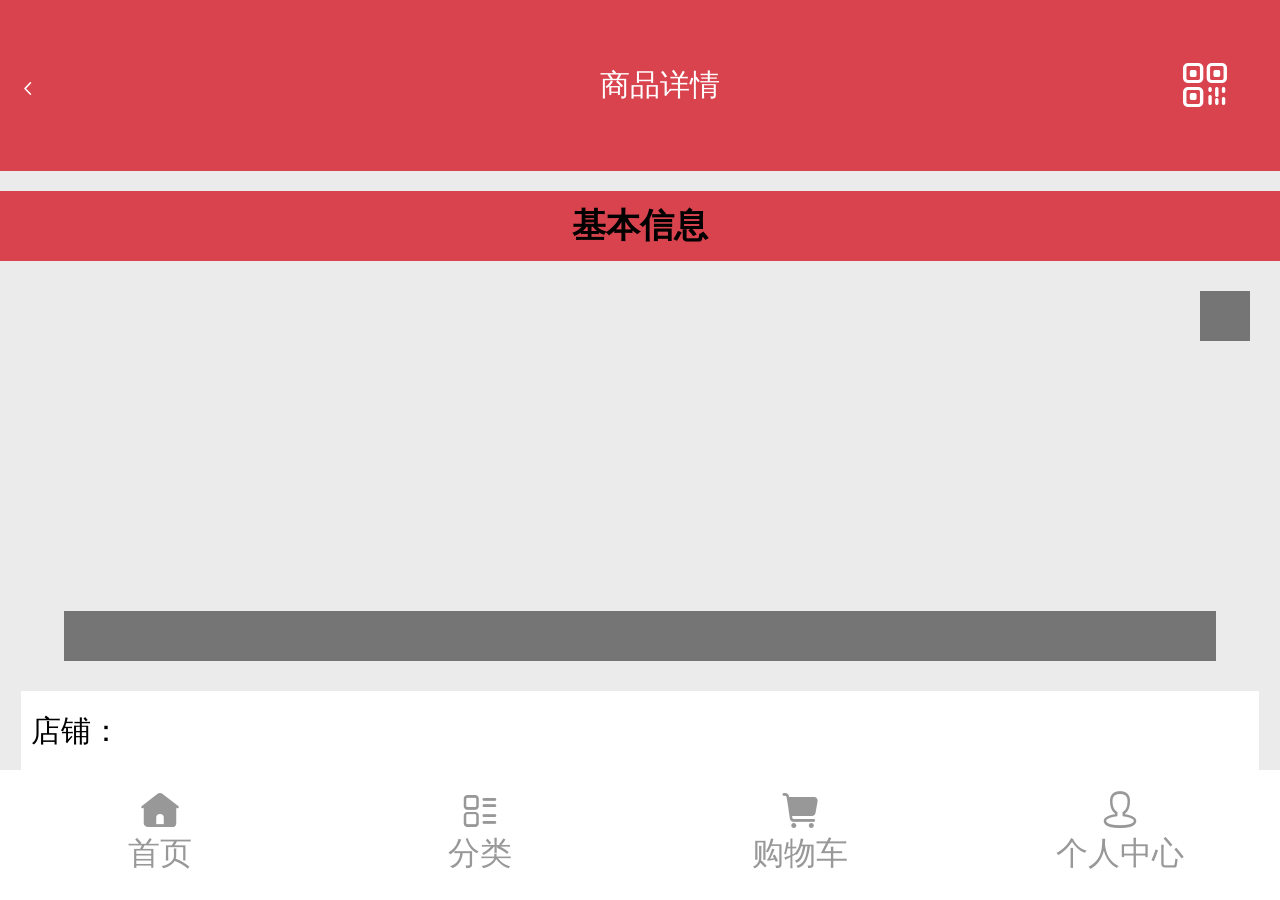
<file: 购时惠/shangpin.html>
<!DOCTYPE html>
<html>
	<head>
		<meta name="viewport" content="width=device-width,initial-scale=1,minimum-scale=1,maximum-scale=1,user-scalable=no" />
		<meta charset="UTF-8">
		<title></title>
		<script type="text/javascript" src="js/jquery-1.11.3.js" ></script>
		<script type="text/javascript" src="js/zepto-1.1.6.min.js" ></script>
		<script type="text/javascript" src="js/jquery.touchSwipe.min.js" ></script>
		<script type="text/javascript" src="js/swiper-3.3.1.jquery.min.js" ></script>
		<script type="text/javascript" src="js/rem.js"></script>
		<script type="text/javascript" src="js/iscroll.js" ></script>

		<script type="text/javascript" src="js/touch.min1.js" ></script>
		<script src="js/shangpin.js"></script>
		<link rel="stylesheet" href="icon/iconfont.css" />
		<link rel="stylesheet" href="css/animate.min.css" />
		<link rel="stylesheet" href="css/swiper-3.3.1.min.css" />
		<link rel="stylesheet" href="css/shangpin.css" />
	</head>
	<body>
		<header >
			<p class="head">
			<a class="fan" href="index.html">
				<i class="iconfont">&#xe679;</i>
			</a>
			<a class="fan1" href="#">商品详情</a>
			<a class="fan2" href="#"><i class="iconfont">&#xe6b0;</i></a>
			</p>
		</header>
		<section>
			
			<h2 class="shan">基本信息</h2>
	<div class="swiper-container" id="banner" >
     <div class="swiper-wrapper" id="banner1">
        
    </div>
    <!--  如果需要分页器-->
    <div class="swiper-pagination"></div>
     <div class="nume"></div>
     <div class="jis"></div>
    </div>
    <h2 class="shang">店铺：<span class="myne"></span></h2>
    <!--<h2 class="myk"></h2>-->
    
    <div class="info">
    	<p class="p1 pu1"></p>
    	<p class="p1 pu2"><span class="key">价格：￥</span><span class="value"></span></p>
    	<p class="p1 pu3"><span class="key">市场价：</span><span class="value"></span></p>
    	<p class="p1 pu4"><span class="key">销量：</span><span class="value"></span>件</p>
    	<p class="p1 pu5">服务：由购时惠负责发货，并提供售后服务。</p>
    </div>
    <div class="num">
    	<p class="pe1">
    		<span class="infe">库存：</span>
    		<span class="value">1</span>件
    	</p>
    	<div class="may">
    		<span class="rig">-</span><input readonly="readonly" class="cent" type="text"  value="1"/><span class="lef">+</span>
    		
    	</div>
    	 
    </div>
   <p class="die">
   	 <button class="btn1">立即购买</button>
   	 <button class="btn2">加入购物车</button>
   </p>
   <h2 class="tui">商品推荐:</h2>
 
	   <ul class="box1">	   
	   </ul>
	    <div class="box2">
	    	<dl>
	    		<dt>描述相符</dt>
	    		<dd>5 <span>相符</span></dd>
	    	</dl>
	    	<dl>
	    		<dt>描述相符</dt>
	    		<dd>5 <span>相符</span></dd>
	    	</dl>
	    	<dl>
	    		<dt>描述相符</dt>
	    		<dd>5 <span>相符</span></dd>
	    	</dl>
        </div>
        <div class="bute">
        	<a class="jin">进去店铺</a>
        	<a class="dian">店内搜索</a>
        </div>
    <div class="foote">
        	<span class="item"><a href="#">QQ登录</a></span>
        	<span class="item"><a href="#">登录</a></span>
        	<span class="item"><a href="zhuce.html">注册</a></span>
        	<span class="top">返回顶部 <i class="iconfont">&#xe69e;</i> </span>
        </div>
        <p class="nava"><span class="dian">所有店铺</span>|<span class="dian">帮助中心</span>|<span class="dian">关于我们</span></p>
		</section>	
		<footer>
        	<a href="index.html">
        	<p class="shou shou1">
        		<i class="iconfont">&#xe6bb;</i>
        		<span>首页</span>
        	</p>
        	</a>
        	<a href="fenlei.html">
        	<p class="shou">
        		<i class="iconfont">&#xe682;</i>
        		<span>分类</span>
        	</p>
        	</a>
        <a href="gouwuche.html">
        	<p class="shou">
        		<i class="iconfont">&#xe6b9;</i>
        		<span>购物车</span>
        	</p>
        	</a>
        	<p class="shou">
        		<i class="iconfont">&#xe736;</i>
        		<span>个人中心</span>
        	</p>
        </footer>
	</body>
</html>
</file>
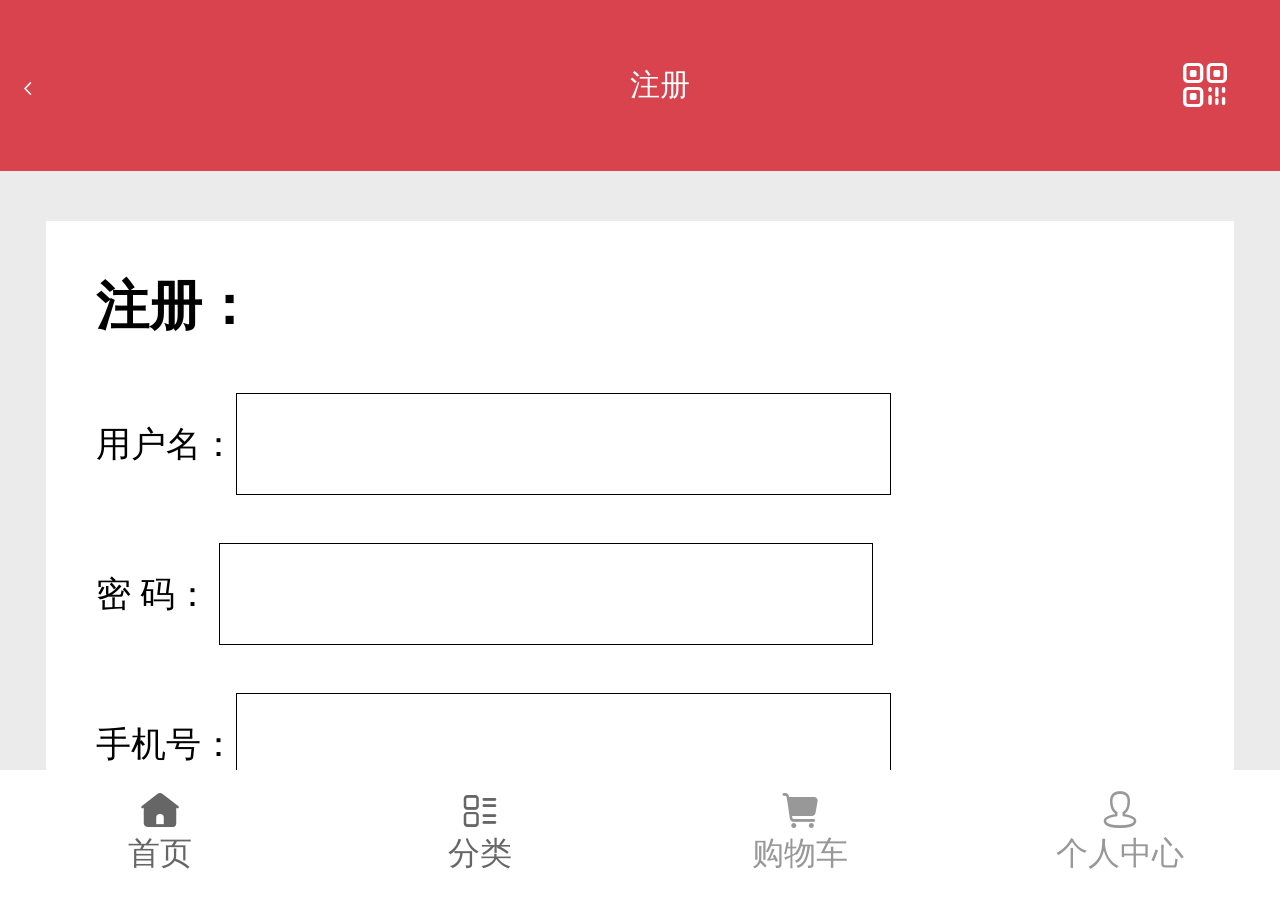
<file: 购时惠/zhuce.html>
<!DOCTYPE html>
<html>
	<head>
		<meta charset="UTF-8">
		<title></title>
		<link rel="stylesheet" href="css/zhuce.css" />
		<link rel="stylesheet" href="icon/iconfont.css" />
		<script type="text/javascript" src="js/jquery-1.11.3.js" ></script>
		<script type="text/javascript" src="js/zepto-1.1.6.min.js" ></script>
		<script type="text/javascript" src="js/rem.js" ></script>
		<script type="text/javascript" src="js/zhuce.js" ></script>
	</head>
	<body>
		<header>
			<p class="head">
			<a class="fan" href="index.html">
				<i class="iconfont">&#xe679;</i>
			</a>
			<a class="fan1" href="#">注册</a>
			<a class="fan2" href="#"><i class="iconfont">&#xe6b0;</i></a>
			</p>
		</header>
		
		<section>
			<div class="box">
				<h2>注册：</h2>
				<div class="bue">
					<label>用户名：<input id="inp1" type="text" />
					<span></span></label>
				</div>
		<div class="bue">		
			<label> 密 码： <input id="inp2" type="password" />
			<span></span></label>
		</div>	
		<div class="bue">
			<label>手机号：<input id="inp3" type="text" />
			<span></span>
			</label>
		</div>	
			<button>注册</button>
			</div>
		</section>
		
		<footer>
        	<p class="shou">
        	<a href="index.html">	<i class="iconfont">&#xe6bb;</i>
        		<span>首页</span>
        	</p>
        	</a>
        	<a href="fenlei.html">
        	<p class="shou shou2">
        		<i class="iconfont">&#xe682;</i>
        		<span>分类</span>
        	</p>
        	</a>
        	 <a href="gouwuche.html">
        	<p class="shou">
        		<i class="iconfont">&#xe6b9;</i>
        		<span>购物车</span>
        	</p>
        	</a>
        	<p class="shou">
        		<i class="iconfont">&#xe736;</i>
        		<span>个人中心</span>
        	</p>
        </footer>
	</body>
</html>
</file>
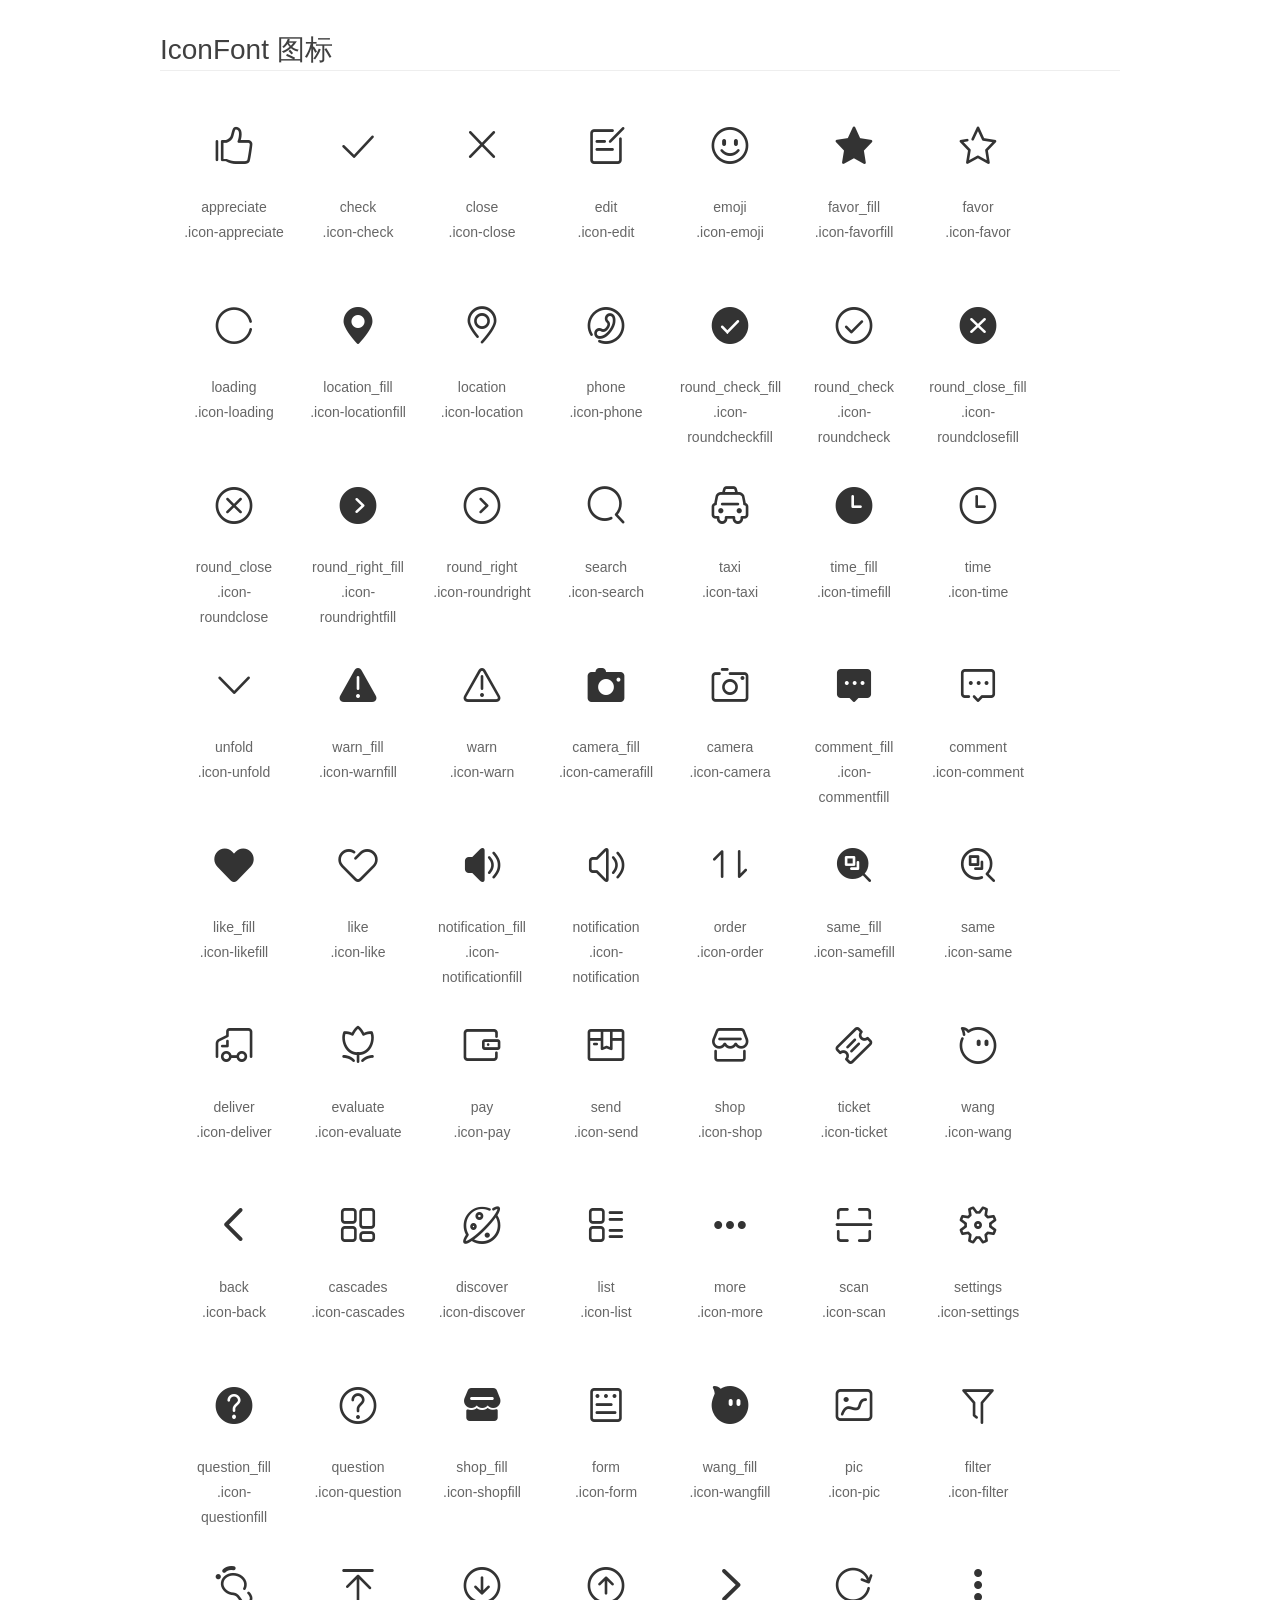
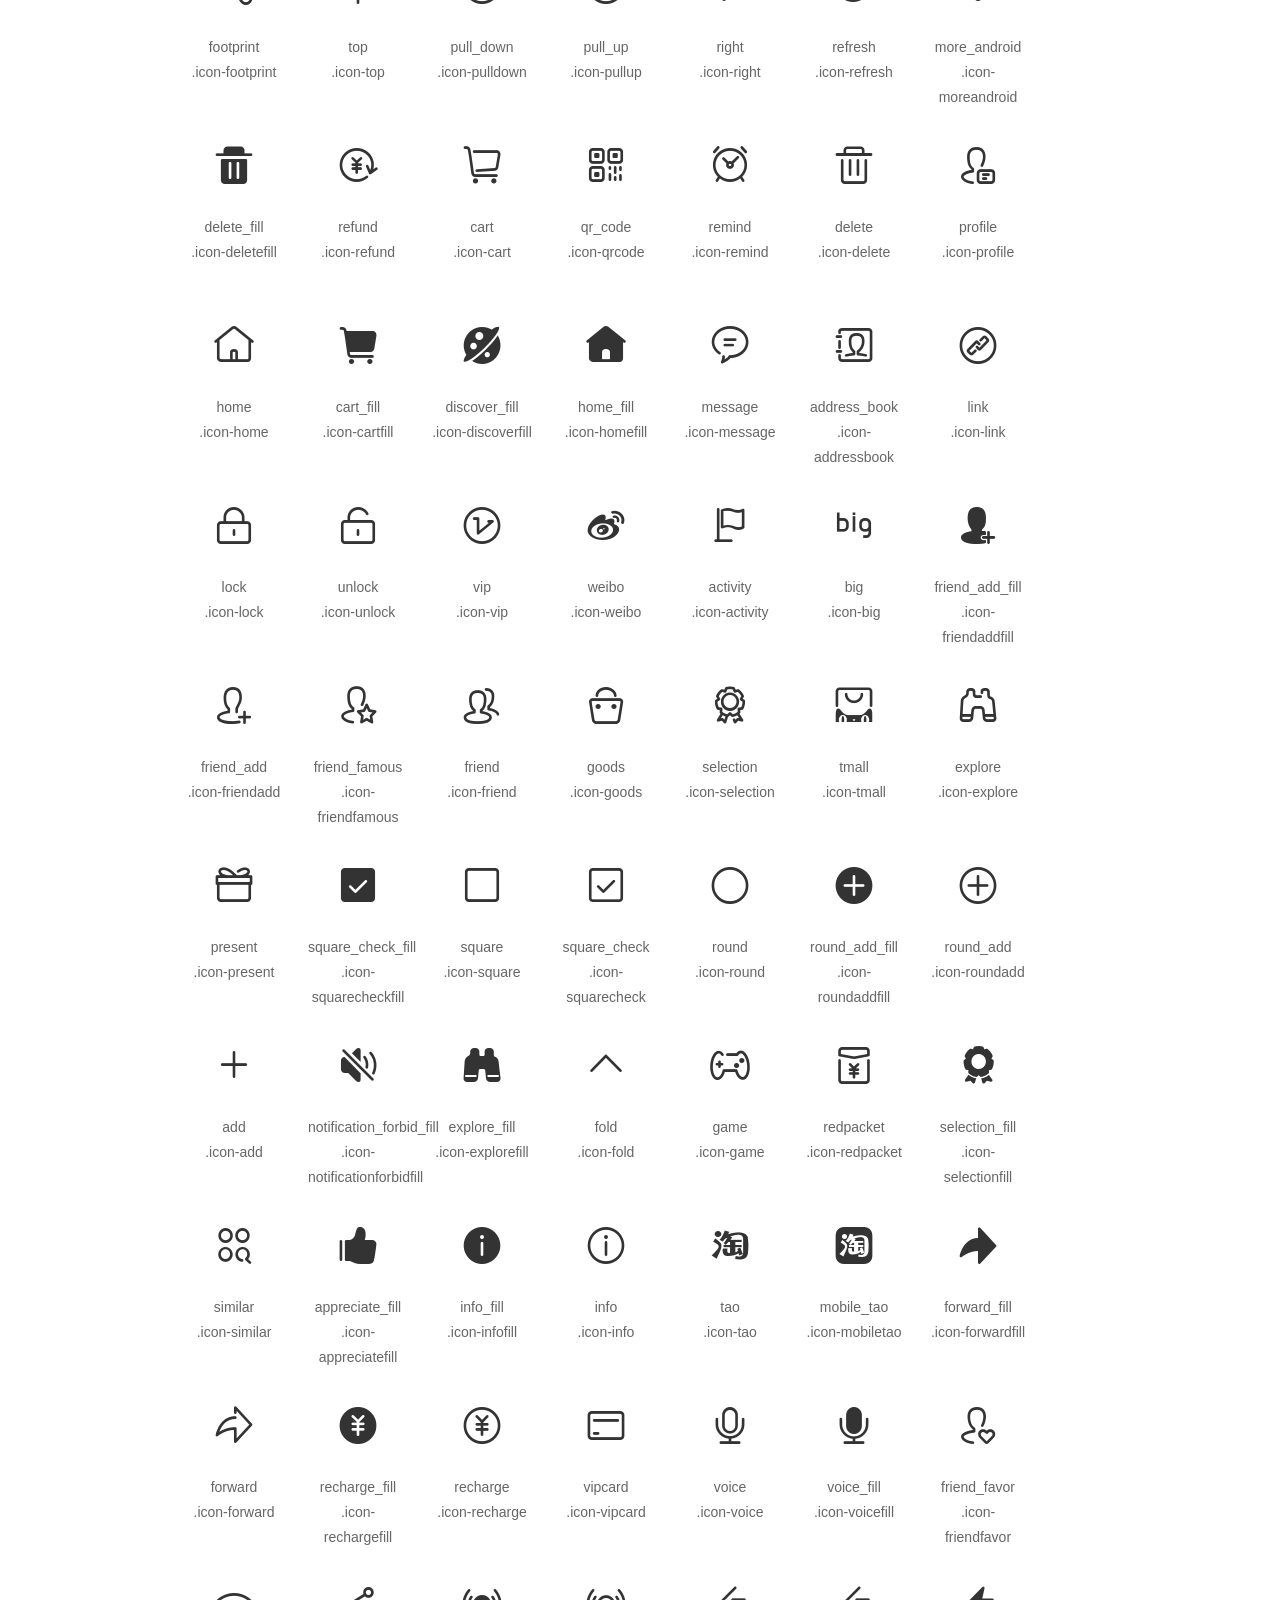
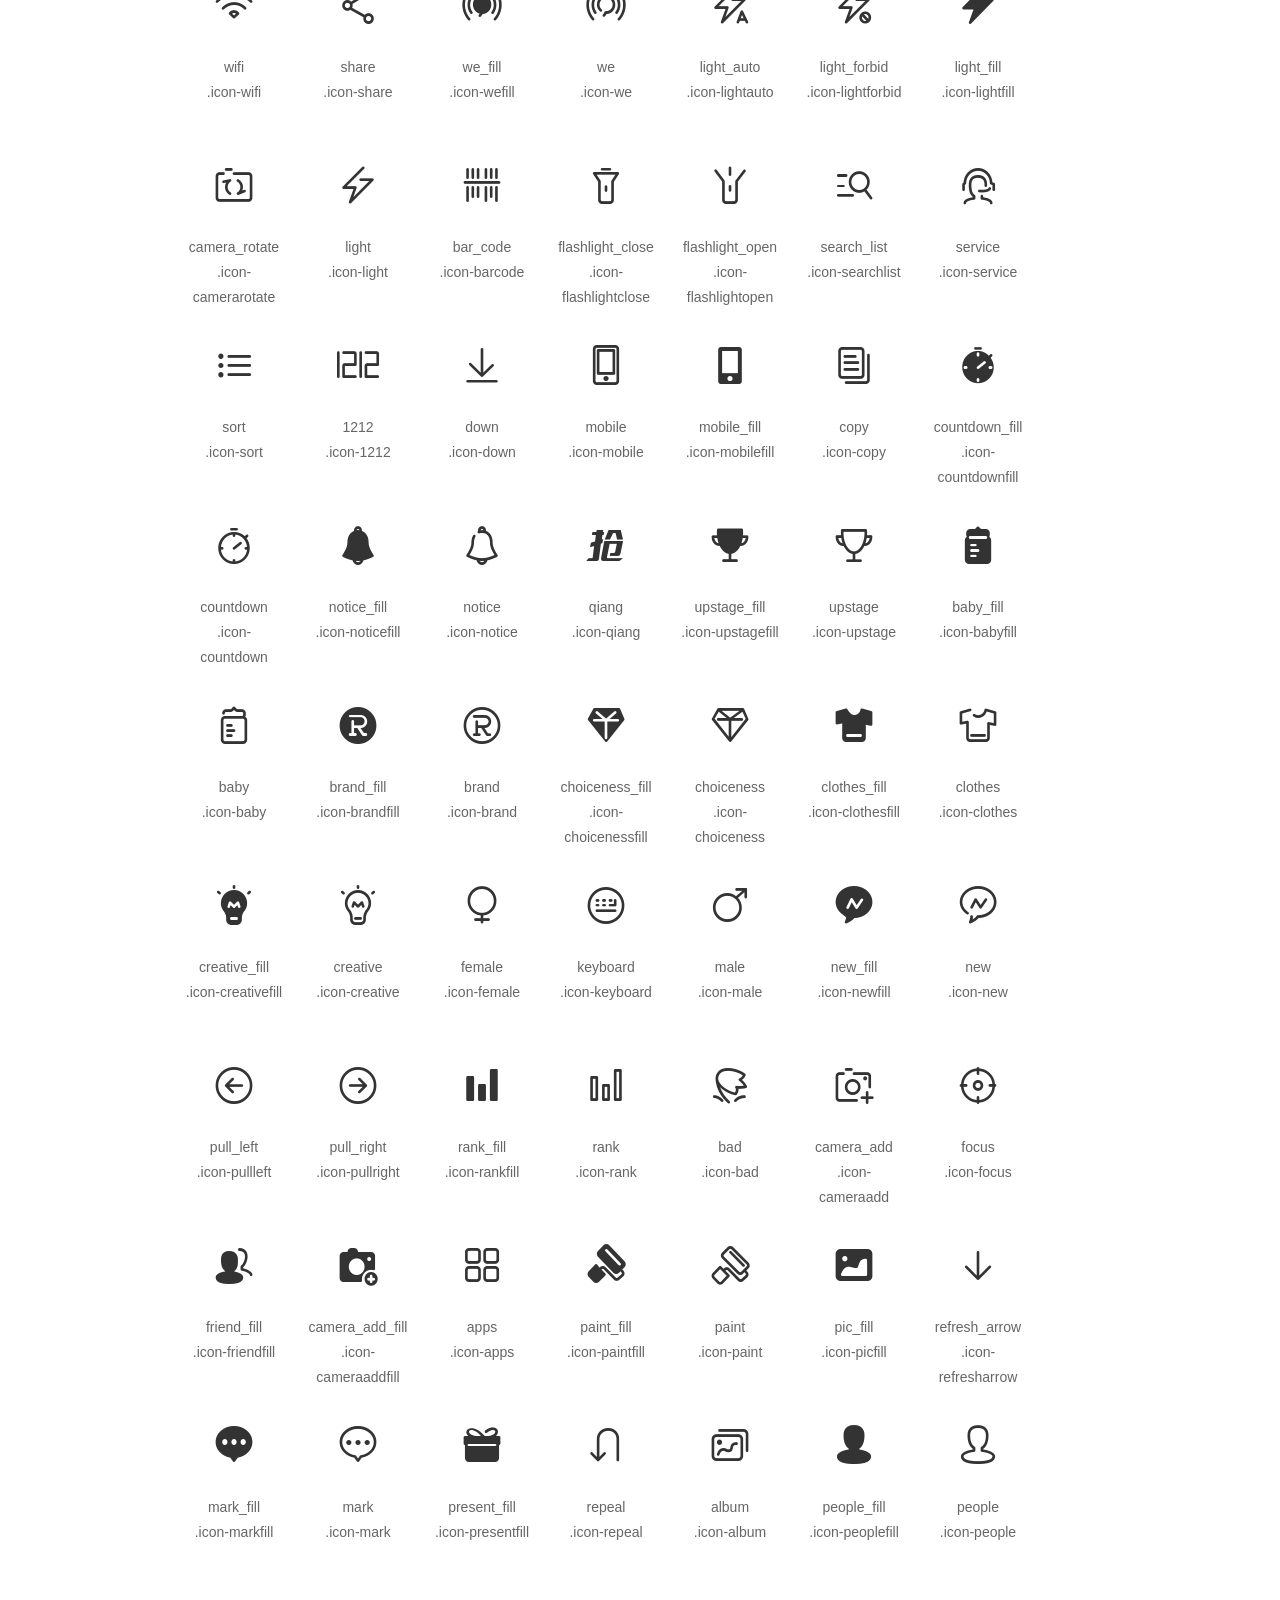
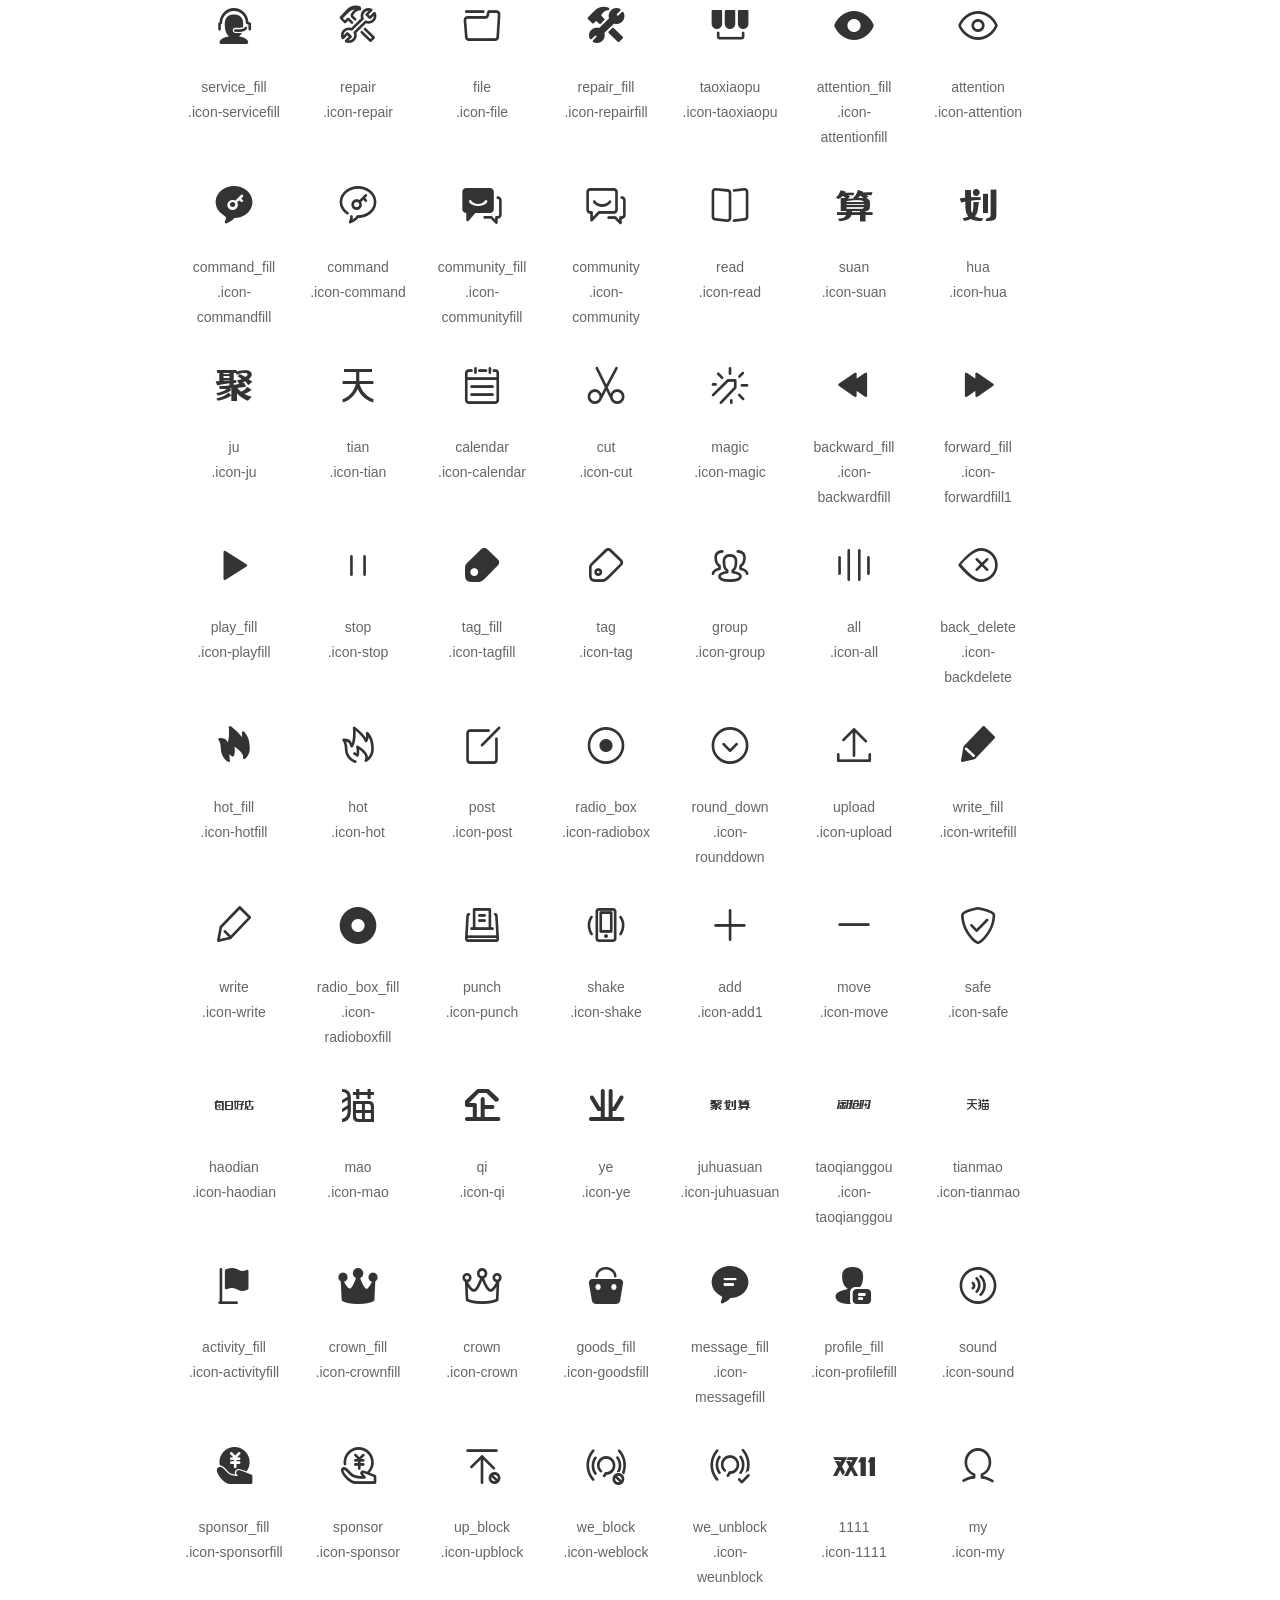
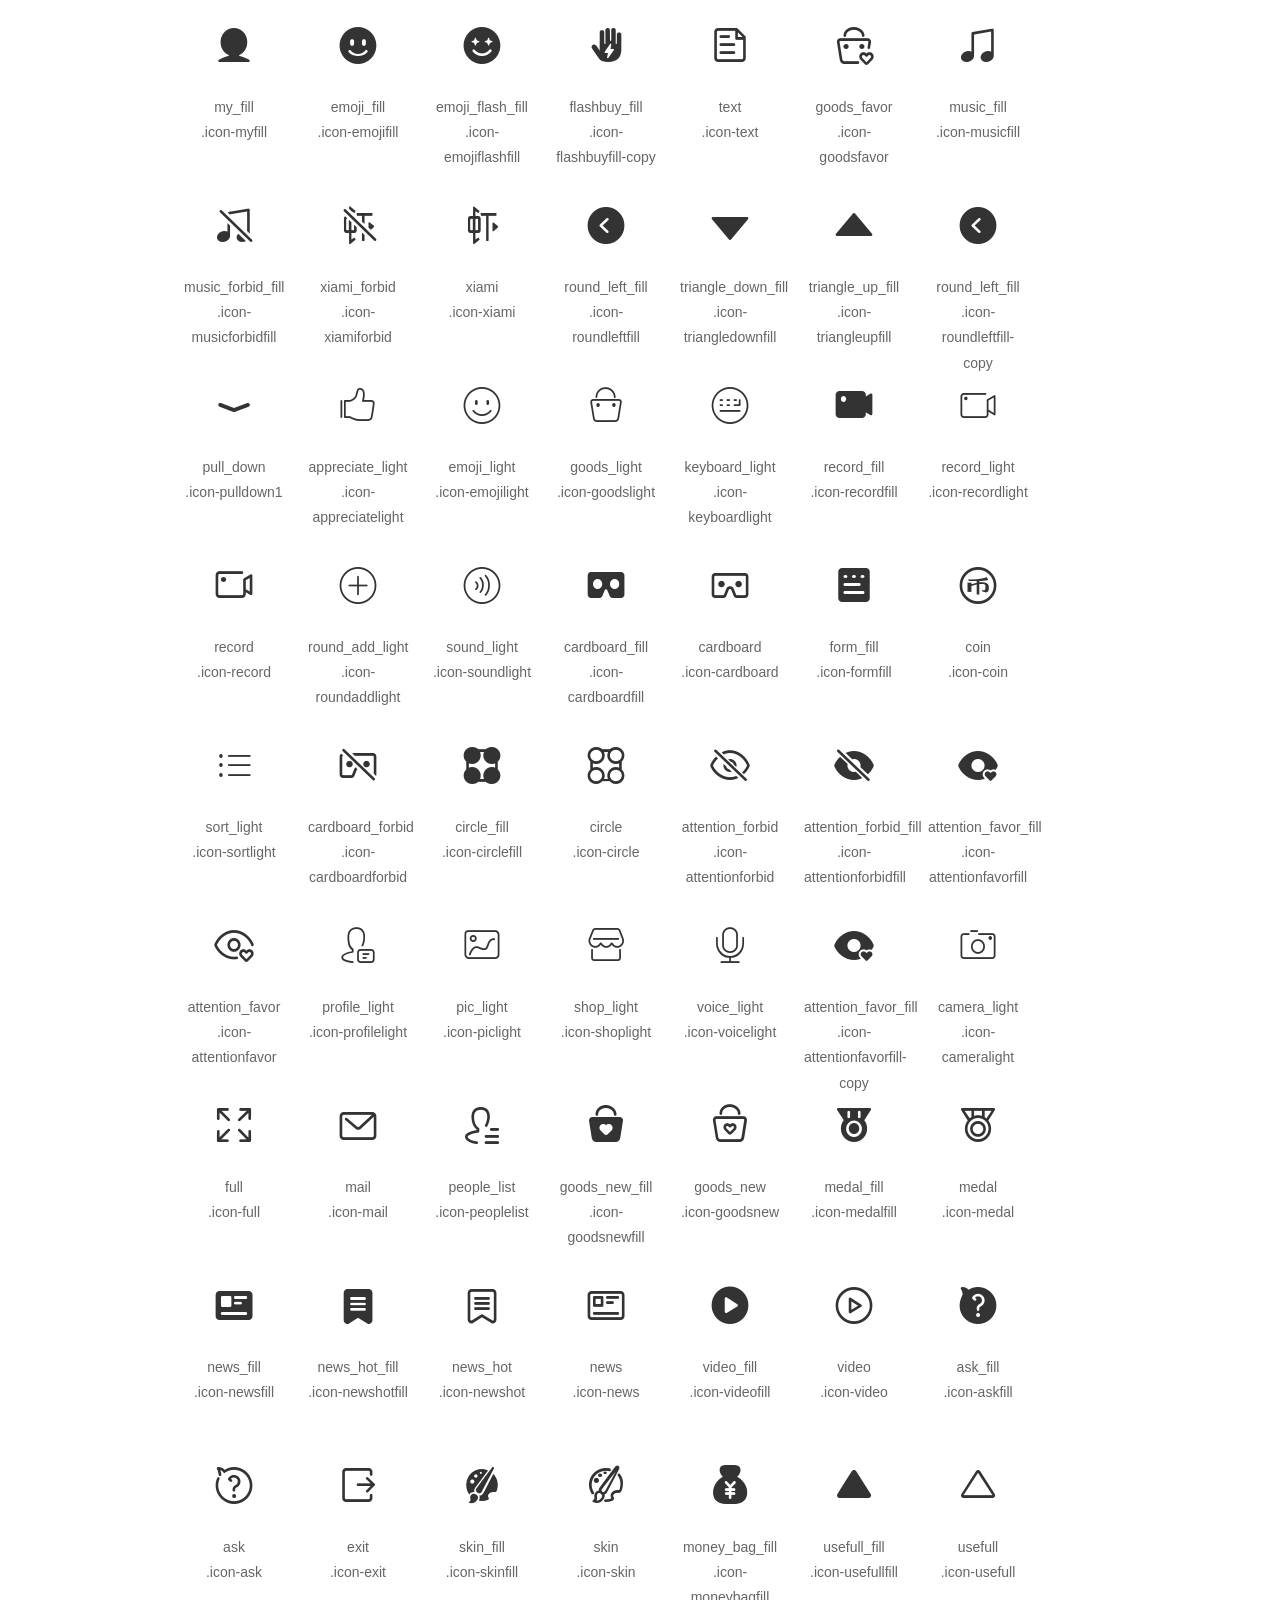
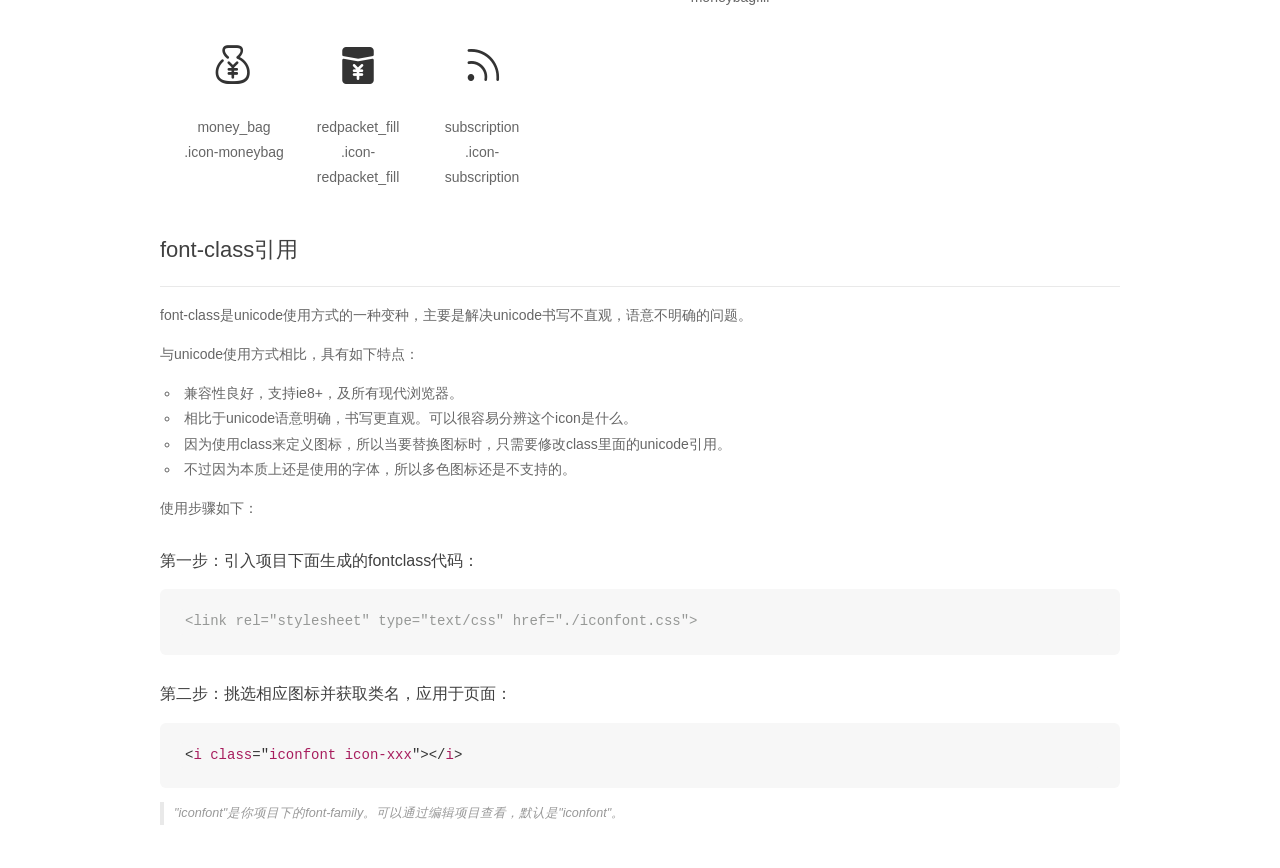
<file: 购时惠/icon/demo_fontclass.html>
<!DOCTYPE html>
<html>
<head>
    <meta charset="utf-8"/>
    <title>IconFont</title>
    <link rel="stylesheet" href="demo.css">
    <link rel="stylesheet" href="iconfont.css">
</head>
<body>
    <div class="main markdown">
        <h1>IconFont 图标</h1>
        <ul class="icon_lists clear">
            
                <li>
                <i class="icon iconfont icon-appreciate"></i>
                    <div class="name">appreciate</div>
                    <div class="fontclass">.icon-appreciate</div>
                </li>
            
                <li>
                <i class="icon iconfont icon-check"></i>
                    <div class="name">check</div>
                    <div class="fontclass">.icon-check</div>
                </li>
            
                <li>
                <i class="icon iconfont icon-close"></i>
                    <div class="name">close</div>
                    <div class="fontclass">.icon-close</div>
                </li>
            
                <li>
                <i class="icon iconfont icon-edit"></i>
                    <div class="name">edit</div>
                    <div class="fontclass">.icon-edit</div>
                </li>
            
                <li>
                <i class="icon iconfont icon-emoji"></i>
                    <div class="name">emoji</div>
                    <div class="fontclass">.icon-emoji</div>
                </li>
            
                <li>
                <i class="icon iconfont icon-favorfill"></i>
                    <div class="name">favor_fill</div>
                    <div class="fontclass">.icon-favorfill</div>
                </li>
            
                <li>
                <i class="icon iconfont icon-favor"></i>
                    <div class="name">favor</div>
                    <div class="fontclass">.icon-favor</div>
                </li>
            
                <li>
                <i class="icon iconfont icon-loading"></i>
                    <div class="name">loading</div>
                    <div class="fontclass">.icon-loading</div>
                </li>
            
                <li>
                <i class="icon iconfont icon-locationfill"></i>
                    <div class="name">location_fill</div>
                    <div class="fontclass">.icon-locationfill</div>
                </li>
            
                <li>
                <i class="icon iconfont icon-location"></i>
                    <div class="name">location</div>
                    <div class="fontclass">.icon-location</div>
                </li>
            
                <li>
                <i class="icon iconfont icon-phone"></i>
                    <div class="name">phone</div>
                    <div class="fontclass">.icon-phone</div>
                </li>
            
                <li>
                <i class="icon iconfont icon-roundcheckfill"></i>
                    <div class="name">round_check_fill</div>
                    <div class="fontclass">.icon-roundcheckfill</div>
                </li>
            
                <li>
                <i class="icon iconfont icon-roundcheck"></i>
                    <div class="name">round_check</div>
                    <div class="fontclass">.icon-roundcheck</div>
                </li>
            
                <li>
                <i class="icon iconfont icon-roundclosefill"></i>
                    <div class="name">round_close_fill</div>
                    <div class="fontclass">.icon-roundclosefill</div>
                </li>
            
                <li>
                <i class="icon iconfont icon-roundclose"></i>
                    <div class="name">round_close</div>
                    <div class="fontclass">.icon-roundclose</div>
                </li>
            
                <li>
                <i class="icon iconfont icon-roundrightfill"></i>
                    <div class="name">round_right_fill</div>
                    <div class="fontclass">.icon-roundrightfill</div>
                </li>
            
                <li>
                <i class="icon iconfont icon-roundright"></i>
                    <div class="name">round_right</div>
                    <div class="fontclass">.icon-roundright</div>
                </li>
            
                <li>
                <i class="icon iconfont icon-search"></i>
                    <div class="name">search</div>
                    <div class="fontclass">.icon-search</div>
                </li>
            
                <li>
                <i class="icon iconfont icon-taxi"></i>
                    <div class="name">taxi</div>
                    <div class="fontclass">.icon-taxi</div>
                </li>
            
                <li>
                <i class="icon iconfont icon-timefill"></i>
                    <div class="name">time_fill</div>
                    <div class="fontclass">.icon-timefill</div>
                </li>
            
                <li>
                <i class="icon iconfont icon-time"></i>
                    <div class="name">time</div>
                    <div class="fontclass">.icon-time</div>
                </li>
            
                <li>
                <i class="icon iconfont icon-unfold"></i>
                    <div class="name">unfold</div>
                    <div class="fontclass">.icon-unfold</div>
                </li>
            
                <li>
                <i class="icon iconfont icon-warnfill"></i>
                    <div class="name">warn_fill</div>
                    <div class="fontclass">.icon-warnfill</div>
                </li>
            
                <li>
                <i class="icon iconfont icon-warn"></i>
                    <div class="name">warn</div>
                    <div class="fontclass">.icon-warn</div>
                </li>
            
                <li>
                <i class="icon iconfont icon-camerafill"></i>
                    <div class="name">camera_fill</div>
                    <div class="fontclass">.icon-camerafill</div>
                </li>
            
                <li>
                <i class="icon iconfont icon-camera"></i>
                    <div class="name">camera</div>
                    <div class="fontclass">.icon-camera</div>
                </li>
            
                <li>
                <i class="icon iconfont icon-commentfill"></i>
                    <div class="name">comment_fill</div>
                    <div class="fontclass">.icon-commentfill</div>
                </li>
            
                <li>
                <i class="icon iconfont icon-comment"></i>
                    <div class="name">comment</div>
                    <div class="fontclass">.icon-comment</div>
                </li>
            
                <li>
                <i class="icon iconfont icon-likefill"></i>
                    <div class="name">like_fill</div>
                    <div class="fontclass">.icon-likefill</div>
                </li>
            
                <li>
                <i class="icon iconfont icon-like"></i>
                    <div class="name">like</div>
                    <div class="fontclass">.icon-like</div>
                </li>
            
                <li>
                <i class="icon iconfont icon-notificationfill"></i>
                    <div class="name">notification_fill</div>
                    <div class="fontclass">.icon-notificationfill</div>
                </li>
            
                <li>
                <i class="icon iconfont icon-notification"></i>
                    <div class="name">notification</div>
                    <div class="fontclass">.icon-notification</div>
                </li>
            
                <li>
                <i class="icon iconfont icon-order"></i>
                    <div class="name">order</div>
                    <div class="fontclass">.icon-order</div>
                </li>
            
                <li>
                <i class="icon iconfont icon-samefill"></i>
                    <div class="name">same_fill</div>
                    <div class="fontclass">.icon-samefill</div>
                </li>
            
                <li>
                <i class="icon iconfont icon-same"></i>
                    <div class="name">same</div>
                    <div class="fontclass">.icon-same</div>
                </li>
            
                <li>
                <i class="icon iconfont icon-deliver"></i>
                    <div class="name">deliver</div>
                    <div class="fontclass">.icon-deliver</div>
                </li>
            
                <li>
                <i class="icon iconfont icon-evaluate"></i>
                    <div class="name">evaluate</div>
                    <div class="fontclass">.icon-evaluate</div>
                </li>
            
                <li>
                <i class="icon iconfont icon-pay"></i>
                    <div class="name">pay</div>
                    <div class="fontclass">.icon-pay</div>
                </li>
            
                <li>
                <i class="icon iconfont icon-send"></i>
                    <div class="name">send</div>
                    <div class="fontclass">.icon-send</div>
                </li>
            
                <li>
                <i class="icon iconfont icon-shop"></i>
                    <div class="name">shop</div>
                    <div class="fontclass">.icon-shop</div>
                </li>
            
                <li>
                <i class="icon iconfont icon-ticket"></i>
                    <div class="name">ticket</div>
                    <div class="fontclass">.icon-ticket</div>
                </li>
            
                <li>
                <i class="icon iconfont icon-wang"></i>
                    <div class="name">wang</div>
                    <div class="fontclass">.icon-wang</div>
                </li>
            
                <li>
                <i class="icon iconfont icon-back"></i>
                    <div class="name">back</div>
                    <div class="fontclass">.icon-back</div>
                </li>
            
                <li>
                <i class="icon iconfont icon-cascades"></i>
                    <div class="name">cascades</div>
                    <div class="fontclass">.icon-cascades</div>
                </li>
            
                <li>
                <i class="icon iconfont icon-discover"></i>
                    <div class="name">discover</div>
                    <div class="fontclass">.icon-discover</div>
                </li>
            
                <li>
                <i class="icon iconfont icon-list"></i>
                    <div class="name">list</div>
                    <div class="fontclass">.icon-list</div>
                </li>
            
                <li>
                <i class="icon iconfont icon-more"></i>
                    <div class="name">more</div>
                    <div class="fontclass">.icon-more</div>
                </li>
            
                <li>
                <i class="icon iconfont icon-scan"></i>
                    <div class="name">scan</div>
                    <div class="fontclass">.icon-scan</div>
                </li>
            
                <li>
                <i class="icon iconfont icon-settings"></i>
                    <div class="name">settings</div>
                    <div class="fontclass">.icon-settings</div>
                </li>
            
                <li>
                <i class="icon iconfont icon-questionfill"></i>
                    <div class="name">question_fill</div>
                    <div class="fontclass">.icon-questionfill</div>
                </li>
            
                <li>
                <i class="icon iconfont icon-question"></i>
                    <div class="name">question</div>
                    <div class="fontclass">.icon-question</div>
                </li>
            
                <li>
                <i class="icon iconfont icon-shopfill"></i>
                    <div class="name">shop_fill</div>
                    <div class="fontclass">.icon-shopfill</div>
                </li>
            
                <li>
                <i class="icon iconfont icon-form"></i>
                    <div class="name">form</div>
                    <div class="fontclass">.icon-form</div>
                </li>
            
                <li>
                <i class="icon iconfont icon-wangfill"></i>
                    <div class="name">wang_fill</div>
                    <div class="fontclass">.icon-wangfill</div>
                </li>
            
                <li>
                <i class="icon iconfont icon-pic"></i>
                    <div class="name">pic</div>
                    <div class="fontclass">.icon-pic</div>
                </li>
            
                <li>
                <i class="icon iconfont icon-filter"></i>
                    <div class="name">filter</div>
                    <div class="fontclass">.icon-filter</div>
                </li>
            
                <li>
                <i class="icon iconfont icon-footprint"></i>
                    <div class="name">footprint</div>
                    <div class="fontclass">.icon-footprint</div>
                </li>
            
                <li>
                <i class="icon iconfont icon-top"></i>
                    <div class="name">top</div>
                    <div class="fontclass">.icon-top</div>
                </li>
            
                <li>
                <i class="icon iconfont icon-pulldown"></i>
                    <div class="name">pull_down</div>
                    <div class="fontclass">.icon-pulldown</div>
                </li>
            
                <li>
                <i class="icon iconfont icon-pullup"></i>
                    <div class="name">pull_up</div>
                    <div class="fontclass">.icon-pullup</div>
                </li>
            
                <li>
                <i class="icon iconfont icon-right"></i>
                    <div class="name">right</div>
                    <div class="fontclass">.icon-right</div>
                </li>
            
                <li>
                <i class="icon iconfont icon-refresh"></i>
                    <div class="name">refresh</div>
                    <div class="fontclass">.icon-refresh</div>
                </li>
            
                <li>
                <i class="icon iconfont icon-moreandroid"></i>
                    <div class="name">more_android</div>
                    <div class="fontclass">.icon-moreandroid</div>
                </li>
            
                <li>
                <i class="icon iconfont icon-deletefill"></i>
                    <div class="name">delete_fill</div>
                    <div class="fontclass">.icon-deletefill</div>
                </li>
            
                <li>
                <i class="icon iconfont icon-refund"></i>
                    <div class="name">refund</div>
                    <div class="fontclass">.icon-refund</div>
                </li>
            
                <li>
                <i class="icon iconfont icon-cart"></i>
                    <div class="name">cart</div>
                    <div class="fontclass">.icon-cart</div>
                </li>
            
                <li>
                <i class="icon iconfont icon-qrcode"></i>
                    <div class="name">qr_code</div>
                    <div class="fontclass">.icon-qrcode</div>
                </li>
            
                <li>
                <i class="icon iconfont icon-remind"></i>
                    <div class="name">remind</div>
                    <div class="fontclass">.icon-remind</div>
                </li>
            
                <li>
                <i class="icon iconfont icon-delete"></i>
                    <div class="name">delete</div>
                    <div class="fontclass">.icon-delete</div>
                </li>
            
                <li>
                <i class="icon iconfont icon-profile"></i>
                    <div class="name">profile</div>
                    <div class="fontclass">.icon-profile</div>
                </li>
            
                <li>
                <i class="icon iconfont icon-home"></i>
                    <div class="name">home</div>
                    <div class="fontclass">.icon-home</div>
                </li>
            
                <li>
                <i class="icon iconfont icon-cartfill"></i>
                    <div class="name">cart_fill</div>
                    <div class="fontclass">.icon-cartfill</div>
                </li>
            
                <li>
                <i class="icon iconfont icon-discoverfill"></i>
                    <div class="name">discover_fill</div>
                    <div class="fontclass">.icon-discoverfill</div>
                </li>
            
                <li>
                <i class="icon iconfont icon-homefill"></i>
                    <div class="name">home_fill</div>
                    <div class="fontclass">.icon-homefill</div>
                </li>
            
                <li>
                <i class="icon iconfont icon-message"></i>
                    <div class="name">message</div>
                    <div class="fontclass">.icon-message</div>
                </li>
            
                <li>
                <i class="icon iconfont icon-addressbook"></i>
                    <div class="name">address_book</div>
                    <div class="fontclass">.icon-addressbook</div>
                </li>
            
                <li>
                <i class="icon iconfont icon-link"></i>
                    <div class="name">link</div>
                    <div class="fontclass">.icon-link</div>
                </li>
            
                <li>
                <i class="icon iconfont icon-lock"></i>
                    <div class="name">lock</div>
                    <div class="fontclass">.icon-lock</div>
                </li>
            
                <li>
                <i class="icon iconfont icon-unlock"></i>
                    <div class="name">unlock</div>
                    <div class="fontclass">.icon-unlock</div>
                </li>
            
                <li>
                <i class="icon iconfont icon-vip"></i>
                    <div class="name">vip</div>
                    <div class="fontclass">.icon-vip</div>
                </li>
            
                <li>
                <i class="icon iconfont icon-weibo"></i>
                    <div class="name">weibo</div>
                    <div class="fontclass">.icon-weibo</div>
                </li>
            
                <li>
                <i class="icon iconfont icon-activity"></i>
                    <div class="name">activity</div>
                    <div class="fontclass">.icon-activity</div>
                </li>
            
                <li>
                <i class="icon iconfont icon-big"></i>
                    <div class="name">big</div>
                    <div class="fontclass">.icon-big</div>
                </li>
            
                <li>
                <i class="icon iconfont icon-friendaddfill"></i>
                    <div class="name">friend_add_fill</div>
                    <div class="fontclass">.icon-friendaddfill</div>
                </li>
            
                <li>
                <i class="icon iconfont icon-friendadd"></i>
                    <div class="name">friend_add</div>
                    <div class="fontclass">.icon-friendadd</div>
                </li>
            
                <li>
                <i class="icon iconfont icon-friendfamous"></i>
                    <div class="name">friend_famous</div>
                    <div class="fontclass">.icon-friendfamous</div>
                </li>
            
                <li>
                <i class="icon iconfont icon-friend"></i>
                    <div class="name">friend</div>
                    <div class="fontclass">.icon-friend</div>
                </li>
            
                <li>
                <i class="icon iconfont icon-goods"></i>
                    <div class="name">goods</div>
                    <div class="fontclass">.icon-goods</div>
                </li>
            
                <li>
                <i class="icon iconfont icon-selection"></i>
                    <div class="name">selection</div>
                    <div class="fontclass">.icon-selection</div>
                </li>
            
                <li>
                <i class="icon iconfont icon-tmall"></i>
                    <div class="name">tmall</div>
                    <div class="fontclass">.icon-tmall</div>
                </li>
            
                <li>
                <i class="icon iconfont icon-explore"></i>
                    <div class="name">explore</div>
                    <div class="fontclass">.icon-explore</div>
                </li>
            
                <li>
                <i class="icon iconfont icon-present"></i>
                    <div class="name">present</div>
                    <div class="fontclass">.icon-present</div>
                </li>
            
                <li>
                <i class="icon iconfont icon-squarecheckfill"></i>
                    <div class="name">square_check_fill</div>
                    <div class="fontclass">.icon-squarecheckfill</div>
                </li>
            
                <li>
                <i class="icon iconfont icon-square"></i>
                    <div class="name">square</div>
                    <div class="fontclass">.icon-square</div>
                </li>
            
                <li>
                <i class="icon iconfont icon-squarecheck"></i>
                    <div class="name">square_check</div>
                    <div class="fontclass">.icon-squarecheck</div>
                </li>
            
                <li>
                <i class="icon iconfont icon-round"></i>
                    <div class="name">round</div>
                    <div class="fontclass">.icon-round</div>
                </li>
            
                <li>
                <i class="icon iconfont icon-roundaddfill"></i>
                    <div class="name">round_add_fill</div>
                    <div class="fontclass">.icon-roundaddfill</div>
                </li>
            
                <li>
                <i class="icon iconfont icon-roundadd"></i>
                    <div class="name">round_add</div>
                    <div class="fontclass">.icon-roundadd</div>
                </li>
            
                <li>
                <i class="icon iconfont icon-add"></i>
                    <div class="name">add</div>
                    <div class="fontclass">.icon-add</div>
                </li>
            
                <li>
                <i class="icon iconfont icon-notificationforbidfill"></i>
                    <div class="name">notification_forbid_fill</div>
                    <div class="fontclass">.icon-notificationforbidfill</div>
                </li>
            
                <li>
                <i class="icon iconfont icon-explorefill"></i>
                    <div class="name">explore_fill</div>
                    <div class="fontclass">.icon-explorefill</div>
                </li>
            
                <li>
                <i class="icon iconfont icon-fold"></i>
                    <div class="name">fold</div>
                    <div class="fontclass">.icon-fold</div>
                </li>
            
                <li>
                <i class="icon iconfont icon-game"></i>
                    <div class="name">game</div>
                    <div class="fontclass">.icon-game</div>
                </li>
            
                <li>
                <i class="icon iconfont icon-redpacket"></i>
                    <div class="name">redpacket</div>
                    <div class="fontclass">.icon-redpacket</div>
                </li>
            
                <li>
                <i class="icon iconfont icon-selectionfill"></i>
                    <div class="name">selection_fill</div>
                    <div class="fontclass">.icon-selectionfill</div>
                </li>
            
                <li>
                <i class="icon iconfont icon-similar"></i>
                    <div class="name">similar</div>
                    <div class="fontclass">.icon-similar</div>
                </li>
            
                <li>
                <i class="icon iconfont icon-appreciatefill"></i>
                    <div class="name">appreciate_fill</div>
                    <div class="fontclass">.icon-appreciatefill</div>
                </li>
            
                <li>
                <i class="icon iconfont icon-infofill"></i>
                    <div class="name">info_fill</div>
                    <div class="fontclass">.icon-infofill</div>
                </li>
            
                <li>
                <i class="icon iconfont icon-info"></i>
                    <div class="name">info</div>
                    <div class="fontclass">.icon-info</div>
                </li>
            
                <li>
                <i class="icon iconfont icon-tao"></i>
                    <div class="name">tao</div>
                    <div class="fontclass">.icon-tao</div>
                </li>
            
                <li>
                <i class="icon iconfont icon-mobiletao"></i>
                    <div class="name">mobile_tao</div>
                    <div class="fontclass">.icon-mobiletao</div>
                </li>
            
                <li>
                <i class="icon iconfont icon-forwardfill"></i>
                    <div class="name">forward_fill</div>
                    <div class="fontclass">.icon-forwardfill</div>
                </li>
            
                <li>
                <i class="icon iconfont icon-forward"></i>
                    <div class="name">forward</div>
                    <div class="fontclass">.icon-forward</div>
                </li>
            
                <li>
                <i class="icon iconfont icon-rechargefill"></i>
                    <div class="name">recharge_fill</div>
                    <div class="fontclass">.icon-rechargefill</div>
                </li>
            
                <li>
                <i class="icon iconfont icon-recharge"></i>
                    <div class="name">recharge</div>
                    <div class="fontclass">.icon-recharge</div>
                </li>
            
                <li>
                <i class="icon iconfont icon-vipcard"></i>
                    <div class="name">vipcard</div>
                    <div class="fontclass">.icon-vipcard</div>
                </li>
            
                <li>
                <i class="icon iconfont icon-voice"></i>
                    <div class="name">voice</div>
                    <div class="fontclass">.icon-voice</div>
                </li>
            
                <li>
                <i class="icon iconfont icon-voicefill"></i>
                    <div class="name">voice_fill</div>
                    <div class="fontclass">.icon-voicefill</div>
                </li>
            
                <li>
                <i class="icon iconfont icon-friendfavor"></i>
                    <div class="name">friend_favor</div>
                    <div class="fontclass">.icon-friendfavor</div>
                </li>
            
                <li>
                <i class="icon iconfont icon-wifi"></i>
                    <div class="name">wifi</div>
                    <div class="fontclass">.icon-wifi</div>
                </li>
            
                <li>
                <i class="icon iconfont icon-share"></i>
                    <div class="name">share</div>
                    <div class="fontclass">.icon-share</div>
                </li>
            
                <li>
                <i class="icon iconfont icon-wefill"></i>
                    <div class="name">we_fill</div>
                    <div class="fontclass">.icon-wefill</div>
                </li>
            
                <li>
                <i class="icon iconfont icon-we"></i>
                    <div class="name">we</div>
                    <div class="fontclass">.icon-we</div>
                </li>
            
                <li>
                <i class="icon iconfont icon-lightauto"></i>
                    <div class="name">light_auto</div>
                    <div class="fontclass">.icon-lightauto</div>
                </li>
            
                <li>
                <i class="icon iconfont icon-lightforbid"></i>
                    <div class="name">light_forbid</div>
                    <div class="fontclass">.icon-lightforbid</div>
                </li>
            
                <li>
                <i class="icon iconfont icon-lightfill"></i>
                    <div class="name">light_fill</div>
                    <div class="fontclass">.icon-lightfill</div>
                </li>
            
                <li>
                <i class="icon iconfont icon-camerarotate"></i>
                    <div class="name">camera_rotate</div>
                    <div class="fontclass">.icon-camerarotate</div>
                </li>
            
                <li>
                <i class="icon iconfont icon-light"></i>
                    <div class="name">light</div>
                    <div class="fontclass">.icon-light</div>
                </li>
            
                <li>
                <i class="icon iconfont icon-barcode"></i>
                    <div class="name">bar_code</div>
                    <div class="fontclass">.icon-barcode</div>
                </li>
            
                <li>
                <i class="icon iconfont icon-flashlightclose"></i>
                    <div class="name">flashlight_close</div>
                    <div class="fontclass">.icon-flashlightclose</div>
                </li>
            
                <li>
                <i class="icon iconfont icon-flashlightopen"></i>
                    <div class="name">flashlight_open</div>
                    <div class="fontclass">.icon-flashlightopen</div>
                </li>
            
                <li>
                <i class="icon iconfont icon-searchlist"></i>
                    <div class="name">search_list</div>
                    <div class="fontclass">.icon-searchlist</div>
                </li>
            
                <li>
                <i class="icon iconfont icon-service"></i>
                    <div class="name">service</div>
                    <div class="fontclass">.icon-service</div>
                </li>
            
                <li>
                <i class="icon iconfont icon-sort"></i>
                    <div class="name">sort</div>
                    <div class="fontclass">.icon-sort</div>
                </li>
            
                <li>
                <i class="icon iconfont icon-1212"></i>
                    <div class="name">1212</div>
                    <div class="fontclass">.icon-1212</div>
                </li>
            
                <li>
                <i class="icon iconfont icon-down"></i>
                    <div class="name">down</div>
                    <div class="fontclass">.icon-down</div>
                </li>
            
                <li>
                <i class="icon iconfont icon-mobile"></i>
                    <div class="name">mobile</div>
                    <div class="fontclass">.icon-mobile</div>
                </li>
            
                <li>
                <i class="icon iconfont icon-mobilefill"></i>
                    <div class="name">mobile_fill</div>
                    <div class="fontclass">.icon-mobilefill</div>
                </li>
            
                <li>
                <i class="icon iconfont icon-copy"></i>
                    <div class="name">copy</div>
                    <div class="fontclass">.icon-copy</div>
                </li>
            
                <li>
                <i class="icon iconfont icon-countdownfill"></i>
                    <div class="name">countdown_fill</div>
                    <div class="fontclass">.icon-countdownfill</div>
                </li>
            
                <li>
                <i class="icon iconfont icon-countdown"></i>
                    <div class="name">countdown</div>
                    <div class="fontclass">.icon-countdown</div>
                </li>
            
                <li>
                <i class="icon iconfont icon-noticefill"></i>
                    <div class="name">notice_fill</div>
                    <div class="fontclass">.icon-noticefill</div>
                </li>
            
                <li>
                <i class="icon iconfont icon-notice"></i>
                    <div class="name">notice</div>
                    <div class="fontclass">.icon-notice</div>
                </li>
            
                <li>
                <i class="icon iconfont icon-qiang"></i>
                    <div class="name">qiang</div>
                    <div class="fontclass">.icon-qiang</div>
                </li>
            
                <li>
                <i class="icon iconfont icon-upstagefill"></i>
                    <div class="name">upstage_fill</div>
                    <div class="fontclass">.icon-upstagefill</div>
                </li>
            
                <li>
                <i class="icon iconfont icon-upstage"></i>
                    <div class="name">upstage</div>
                    <div class="fontclass">.icon-upstage</div>
                </li>
            
                <li>
                <i class="icon iconfont icon-babyfill"></i>
                    <div class="name">baby_fill</div>
                    <div class="fontclass">.icon-babyfill</div>
                </li>
            
                <li>
                <i class="icon iconfont icon-baby"></i>
                    <div class="name">baby</div>
                    <div class="fontclass">.icon-baby</div>
                </li>
            
                <li>
                <i class="icon iconfont icon-brandfill"></i>
                    <div class="name">brand_fill</div>
                    <div class="fontclass">.icon-brandfill</div>
                </li>
            
                <li>
                <i class="icon iconfont icon-brand"></i>
                    <div class="name">brand</div>
                    <div class="fontclass">.icon-brand</div>
                </li>
            
                <li>
                <i class="icon iconfont icon-choicenessfill"></i>
                    <div class="name">choiceness_fill</div>
                    <div class="fontclass">.icon-choicenessfill</div>
                </li>
            
                <li>
                <i class="icon iconfont icon-choiceness"></i>
                    <div class="name">choiceness</div>
                    <div class="fontclass">.icon-choiceness</div>
                </li>
            
                <li>
                <i class="icon iconfont icon-clothesfill"></i>
                    <div class="name">clothes_fill</div>
                    <div class="fontclass">.icon-clothesfill</div>
                </li>
            
                <li>
                <i class="icon iconfont icon-clothes"></i>
                    <div class="name">clothes</div>
                    <div class="fontclass">.icon-clothes</div>
                </li>
            
                <li>
                <i class="icon iconfont icon-creativefill"></i>
                    <div class="name">creative_fill</div>
                    <div class="fontclass">.icon-creativefill</div>
                </li>
            
                <li>
                <i class="icon iconfont icon-creative"></i>
                    <div class="name">creative</div>
                    <div class="fontclass">.icon-creative</div>
                </li>
            
                <li>
                <i class="icon iconfont icon-female"></i>
                    <div class="name">female</div>
                    <div class="fontclass">.icon-female</div>
                </li>
            
                <li>
                <i class="icon iconfont icon-keyboard"></i>
                    <div class="name">keyboard</div>
                    <div class="fontclass">.icon-keyboard</div>
                </li>
            
                <li>
                <i class="icon iconfont icon-male"></i>
                    <div class="name">male</div>
                    <div class="fontclass">.icon-male</div>
                </li>
            
                <li>
                <i class="icon iconfont icon-newfill"></i>
                    <div class="name">new_fill</div>
                    <div class="fontclass">.icon-newfill</div>
                </li>
            
                <li>
                <i class="icon iconfont icon-new"></i>
                    <div class="name">new</div>
                    <div class="fontclass">.icon-new</div>
                </li>
            
                <li>
                <i class="icon iconfont icon-pullleft"></i>
                    <div class="name">pull_left</div>
                    <div class="fontclass">.icon-pullleft</div>
                </li>
            
                <li>
                <i class="icon iconfont icon-pullright"></i>
                    <div class="name">pull_right</div>
                    <div class="fontclass">.icon-pullright</div>
                </li>
            
                <li>
                <i class="icon iconfont icon-rankfill"></i>
                    <div class="name">rank_fill</div>
                    <div class="fontclass">.icon-rankfill</div>
                </li>
            
                <li>
                <i class="icon iconfont icon-rank"></i>
                    <div class="name">rank</div>
                    <div class="fontclass">.icon-rank</div>
                </li>
            
                <li>
                <i class="icon iconfont icon-bad"></i>
                    <div class="name">bad</div>
                    <div class="fontclass">.icon-bad</div>
                </li>
            
                <li>
                <i class="icon iconfont icon-cameraadd"></i>
                    <div class="name">camera_add</div>
                    <div class="fontclass">.icon-cameraadd</div>
                </li>
            
                <li>
                <i class="icon iconfont icon-focus"></i>
                    <div class="name">focus</div>
                    <div class="fontclass">.icon-focus</div>
                </li>
            
                <li>
                <i class="icon iconfont icon-friendfill"></i>
                    <div class="name">friend_fill</div>
                    <div class="fontclass">.icon-friendfill</div>
                </li>
            
                <li>
                <i class="icon iconfont icon-cameraaddfill"></i>
                    <div class="name">camera_add_fill</div>
                    <div class="fontclass">.icon-cameraaddfill</div>
                </li>
            
                <li>
                <i class="icon iconfont icon-apps"></i>
                    <div class="name">apps</div>
                    <div class="fontclass">.icon-apps</div>
                </li>
            
                <li>
                <i class="icon iconfont icon-paintfill"></i>
                    <div class="name">paint_fill</div>
                    <div class="fontclass">.icon-paintfill</div>
                </li>
            
                <li>
                <i class="icon iconfont icon-paint"></i>
                    <div class="name">paint</div>
                    <div class="fontclass">.icon-paint</div>
                </li>
            
                <li>
                <i class="icon iconfont icon-picfill"></i>
                    <div class="name">pic_fill</div>
                    <div class="fontclass">.icon-picfill</div>
                </li>
            
                <li>
                <i class="icon iconfont icon-refresharrow"></i>
                    <div class="name">refresh_arrow</div>
                    <div class="fontclass">.icon-refresharrow</div>
                </li>
            
                <li>
                <i class="icon iconfont icon-markfill"></i>
                    <div class="name">mark_fill</div>
                    <div class="fontclass">.icon-markfill</div>
                </li>
            
                <li>
                <i class="icon iconfont icon-mark"></i>
                    <div class="name">mark</div>
                    <div class="fontclass">.icon-mark</div>
                </li>
            
                <li>
                <i class="icon iconfont icon-presentfill"></i>
                    <div class="name">present_fill</div>
                    <div class="fontclass">.icon-presentfill</div>
                </li>
            
                <li>
                <i class="icon iconfont icon-repeal"></i>
                    <div class="name">repeal</div>
                    <div class="fontclass">.icon-repeal</div>
                </li>
            
                <li>
                <i class="icon iconfont icon-album"></i>
                    <div class="name">album</div>
                    <div class="fontclass">.icon-album</div>
                </li>
            
                <li>
                <i class="icon iconfont icon-peoplefill"></i>
                    <div class="name">people_fill</div>
                    <div class="fontclass">.icon-peoplefill</div>
                </li>
            
                <li>
                <i class="icon iconfont icon-people"></i>
                    <div class="name">people</div>
                    <div class="fontclass">.icon-people</div>
                </li>
            
                <li>
                <i class="icon iconfont icon-servicefill"></i>
                    <div class="name">service_fill</div>
                    <div class="fontclass">.icon-servicefill</div>
                </li>
            
                <li>
                <i class="icon iconfont icon-repair"></i>
                    <div class="name">repair</div>
                    <div class="fontclass">.icon-repair</div>
                </li>
            
                <li>
                <i class="icon iconfont icon-file"></i>
                    <div class="name">file</div>
                    <div class="fontclass">.icon-file</div>
                </li>
            
                <li>
                <i class="icon iconfont icon-repairfill"></i>
                    <div class="name">repair_fill</div>
                    <div class="fontclass">.icon-repairfill</div>
                </li>
            
                <li>
                <i class="icon iconfont icon-taoxiaopu"></i>
                    <div class="name">taoxiaopu</div>
                    <div class="fontclass">.icon-taoxiaopu</div>
                </li>
            
                <li>
                <i class="icon iconfont icon-attentionfill"></i>
                    <div class="name">attention_fill</div>
                    <div class="fontclass">.icon-attentionfill</div>
                </li>
            
                <li>
                <i class="icon iconfont icon-attention"></i>
                    <div class="name">attention</div>
                    <div class="fontclass">.icon-attention</div>
                </li>
            
                <li>
                <i class="icon iconfont icon-commandfill"></i>
                    <div class="name">command_fill</div>
                    <div class="fontclass">.icon-commandfill</div>
                </li>
            
                <li>
                <i class="icon iconfont icon-command"></i>
                    <div class="name">command</div>
                    <div class="fontclass">.icon-command</div>
                </li>
            
                <li>
                <i class="icon iconfont icon-communityfill"></i>
                    <div class="name">community_fill</div>
                    <div class="fontclass">.icon-communityfill</div>
                </li>
            
                <li>
                <i class="icon iconfont icon-community"></i>
                    <div class="name">community</div>
                    <div class="fontclass">.icon-community</div>
                </li>
            
                <li>
                <i class="icon iconfont icon-read"></i>
                    <div class="name">read</div>
                    <div class="fontclass">.icon-read</div>
                </li>
            
                <li>
                <i class="icon iconfont icon-suan"></i>
                    <div class="name">suan</div>
                    <div class="fontclass">.icon-suan</div>
                </li>
            
                <li>
                <i class="icon iconfont icon-hua"></i>
                    <div class="name">hua</div>
                    <div class="fontclass">.icon-hua</div>
                </li>
            
                <li>
                <i class="icon iconfont icon-ju"></i>
                    <div class="name">ju</div>
                    <div class="fontclass">.icon-ju</div>
                </li>
            
                <li>
                <i class="icon iconfont icon-tian"></i>
                    <div class="name">tian</div>
                    <div class="fontclass">.icon-tian</div>
                </li>
            
                <li>
                <i class="icon iconfont icon-calendar"></i>
                    <div class="name">calendar</div>
                    <div class="fontclass">.icon-calendar</div>
                </li>
            
                <li>
                <i class="icon iconfont icon-cut"></i>
                    <div class="name">cut</div>
                    <div class="fontclass">.icon-cut</div>
                </li>
            
                <li>
                <i class="icon iconfont icon-magic"></i>
                    <div class="name">magic</div>
                    <div class="fontclass">.icon-magic</div>
                </li>
            
                <li>
                <i class="icon iconfont icon-backwardfill"></i>
                    <div class="name">backward_fill</div>
                    <div class="fontclass">.icon-backwardfill</div>
                </li>
            
                <li>
                <i class="icon iconfont icon-forwardfill1"></i>
                    <div class="name">forward_fill</div>
                    <div class="fontclass">.icon-forwardfill1</div>
                </li>
            
                <li>
                <i class="icon iconfont icon-playfill"></i>
                    <div class="name">play_fill</div>
                    <div class="fontclass">.icon-playfill</div>
                </li>
            
                <li>
                <i class="icon iconfont icon-stop"></i>
                    <div class="name">stop</div>
                    <div class="fontclass">.icon-stop</div>
                </li>
            
                <li>
                <i class="icon iconfont icon-tagfill"></i>
                    <div class="name">tag_fill</div>
                    <div class="fontclass">.icon-tagfill</div>
                </li>
            
                <li>
                <i class="icon iconfont icon-tag"></i>
                    <div class="name">tag</div>
                    <div class="fontclass">.icon-tag</div>
                </li>
            
                <li>
                <i class="icon iconfont icon-group"></i>
                    <div class="name">group</div>
                    <div class="fontclass">.icon-group</div>
                </li>
            
                <li>
                <i class="icon iconfont icon-all"></i>
                    <div class="name">all</div>
                    <div class="fontclass">.icon-all</div>
                </li>
            
                <li>
                <i class="icon iconfont icon-backdelete"></i>
                    <div class="name">back_delete</div>
                    <div class="fontclass">.icon-backdelete</div>
                </li>
            
                <li>
                <i class="icon iconfont icon-hotfill"></i>
                    <div class="name">hot_fill</div>
                    <div class="fontclass">.icon-hotfill</div>
                </li>
            
                <li>
                <i class="icon iconfont icon-hot"></i>
                    <div class="name">hot</div>
                    <div class="fontclass">.icon-hot</div>
                </li>
            
                <li>
                <i class="icon iconfont icon-post"></i>
                    <div class="name">post</div>
                    <div class="fontclass">.icon-post</div>
                </li>
            
                <li>
                <i class="icon iconfont icon-radiobox"></i>
                    <div class="name">radio_box</div>
                    <div class="fontclass">.icon-radiobox</div>
                </li>
            
                <li>
                <i class="icon iconfont icon-rounddown"></i>
                    <div class="name">round_down</div>
                    <div class="fontclass">.icon-rounddown</div>
                </li>
            
                <li>
                <i class="icon iconfont icon-upload"></i>
                    <div class="name">upload</div>
                    <div class="fontclass">.icon-upload</div>
                </li>
            
                <li>
                <i class="icon iconfont icon-writefill"></i>
                    <div class="name">write_fill</div>
                    <div class="fontclass">.icon-writefill</div>
                </li>
            
                <li>
                <i class="icon iconfont icon-write"></i>
                    <div class="name">write</div>
                    <div class="fontclass">.icon-write</div>
                </li>
            
                <li>
                <i class="icon iconfont icon-radioboxfill"></i>
                    <div class="name">radio_box_fill</div>
                    <div class="fontclass">.icon-radioboxfill</div>
                </li>
            
                <li>
                <i class="icon iconfont icon-punch"></i>
                    <div class="name">punch</div>
                    <div class="fontclass">.icon-punch</div>
                </li>
            
                <li>
                <i class="icon iconfont icon-shake"></i>
                    <div class="name">shake</div>
                    <div class="fontclass">.icon-shake</div>
                </li>
            
                <li>
                <i class="icon iconfont icon-add1"></i>
                    <div class="name">add</div>
                    <div class="fontclass">.icon-add1</div>
                </li>
            
                <li>
                <i class="icon iconfont icon-move"></i>
                    <div class="name">move</div>
                    <div class="fontclass">.icon-move</div>
                </li>
            
                <li>
                <i class="icon iconfont icon-safe"></i>
                    <div class="name">safe</div>
                    <div class="fontclass">.icon-safe</div>
                </li>
            
                <li>
                <i class="icon iconfont icon-haodian"></i>
                    <div class="name">haodian</div>
                    <div class="fontclass">.icon-haodian</div>
                </li>
            
                <li>
                <i class="icon iconfont icon-mao"></i>
                    <div class="name">mao</div>
                    <div class="fontclass">.icon-mao</div>
                </li>
            
                <li>
                <i class="icon iconfont icon-qi"></i>
                    <div class="name">qi</div>
                    <div class="fontclass">.icon-qi</div>
                </li>
            
                <li>
                <i class="icon iconfont icon-ye"></i>
                    <div class="name">ye</div>
                    <div class="fontclass">.icon-ye</div>
                </li>
            
                <li>
                <i class="icon iconfont icon-juhuasuan"></i>
                    <div class="name">juhuasuan</div>
                    <div class="fontclass">.icon-juhuasuan</div>
                </li>
            
                <li>
                <i class="icon iconfont icon-taoqianggou"></i>
                    <div class="name">taoqianggou</div>
                    <div class="fontclass">.icon-taoqianggou</div>
                </li>
            
                <li>
                <i class="icon iconfont icon-tianmao"></i>
                    <div class="name">tianmao</div>
                    <div class="fontclass">.icon-tianmao</div>
                </li>
            
                <li>
                <i class="icon iconfont icon-activityfill"></i>
                    <div class="name">activity_fill</div>
                    <div class="fontclass">.icon-activityfill</div>
                </li>
            
                <li>
                <i class="icon iconfont icon-crownfill"></i>
                    <div class="name">crown_fill</div>
                    <div class="fontclass">.icon-crownfill</div>
                </li>
            
                <li>
                <i class="icon iconfont icon-crown"></i>
                    <div class="name">crown</div>
                    <div class="fontclass">.icon-crown</div>
                </li>
            
                <li>
                <i class="icon iconfont icon-goodsfill"></i>
                    <div class="name">goods_fill</div>
                    <div class="fontclass">.icon-goodsfill</div>
                </li>
            
                <li>
                <i class="icon iconfont icon-messagefill"></i>
                    <div class="name">message_fill</div>
                    <div class="fontclass">.icon-messagefill</div>
                </li>
            
                <li>
                <i class="icon iconfont icon-profilefill"></i>
                    <div class="name">profile_fill</div>
                    <div class="fontclass">.icon-profilefill</div>
                </li>
            
                <li>
                <i class="icon iconfont icon-sound"></i>
                    <div class="name">sound</div>
                    <div class="fontclass">.icon-sound</div>
                </li>
            
                <li>
                <i class="icon iconfont icon-sponsorfill"></i>
                    <div class="name">sponsor_fill</div>
                    <div class="fontclass">.icon-sponsorfill</div>
                </li>
            
                <li>
                <i class="icon iconfont icon-sponsor"></i>
                    <div class="name">sponsor</div>
                    <div class="fontclass">.icon-sponsor</div>
                </li>
            
                <li>
                <i class="icon iconfont icon-upblock"></i>
                    <div class="name">up_block</div>
                    <div class="fontclass">.icon-upblock</div>
                </li>
            
                <li>
                <i class="icon iconfont icon-weblock"></i>
                    <div class="name">we_block</div>
                    <div class="fontclass">.icon-weblock</div>
                </li>
            
                <li>
                <i class="icon iconfont icon-weunblock"></i>
                    <div class="name">we_unblock</div>
                    <div class="fontclass">.icon-weunblock</div>
                </li>
            
                <li>
                <i class="icon iconfont icon-1111"></i>
                    <div class="name">1111</div>
                    <div class="fontclass">.icon-1111</div>
                </li>
            
                <li>
                <i class="icon iconfont icon-my"></i>
                    <div class="name">my</div>
                    <div class="fontclass">.icon-my</div>
                </li>
            
                <li>
                <i class="icon iconfont icon-myfill"></i>
                    <div class="name">my_fill</div>
                    <div class="fontclass">.icon-myfill</div>
                </li>
            
                <li>
                <i class="icon iconfont icon-emojifill"></i>
                    <div class="name">emoji_fill</div>
                    <div class="fontclass">.icon-emojifill</div>
                </li>
            
                <li>
                <i class="icon iconfont icon-emojiflashfill"></i>
                    <div class="name">emoji_flash_fill</div>
                    <div class="fontclass">.icon-emojiflashfill</div>
                </li>
            
                <li>
                <i class="icon iconfont icon-flashbuyfill-copy"></i>
                    <div class="name">flashbuy_fill</div>
                    <div class="fontclass">.icon-flashbuyfill-copy</div>
                </li>
            
                <li>
                <i class="icon iconfont icon-text"></i>
                    <div class="name">text</div>
                    <div class="fontclass">.icon-text</div>
                </li>
            
                <li>
                <i class="icon iconfont icon-goodsfavor"></i>
                    <div class="name">goods_favor</div>
                    <div class="fontclass">.icon-goodsfavor</div>
                </li>
            
                <li>
                <i class="icon iconfont icon-musicfill"></i>
                    <div class="name">music_fill</div>
                    <div class="fontclass">.icon-musicfill</div>
                </li>
            
                <li>
                <i class="icon iconfont icon-musicforbidfill"></i>
                    <div class="name">music_forbid_fill</div>
                    <div class="fontclass">.icon-musicforbidfill</div>
                </li>
            
                <li>
                <i class="icon iconfont icon-xiamiforbid"></i>
                    <div class="name">xiami_forbid</div>
                    <div class="fontclass">.icon-xiamiforbid</div>
                </li>
            
                <li>
                <i class="icon iconfont icon-xiami"></i>
                    <div class="name">xiami</div>
                    <div class="fontclass">.icon-xiami</div>
                </li>
            
                <li>
                <i class="icon iconfont icon-roundleftfill"></i>
                    <div class="name">round_left_fill</div>
                    <div class="fontclass">.icon-roundleftfill</div>
                </li>
            
                <li>
                <i class="icon iconfont icon-triangledownfill"></i>
                    <div class="name">triangle_down_fill</div>
                    <div class="fontclass">.icon-triangledownfill</div>
                </li>
            
                <li>
                <i class="icon iconfont icon-triangleupfill"></i>
                    <div class="name">triangle_up_fill</div>
                    <div class="fontclass">.icon-triangleupfill</div>
                </li>
            
                <li>
                <i class="icon iconfont icon-roundleftfill-copy"></i>
                    <div class="name">round_left_fill</div>
                    <div class="fontclass">.icon-roundleftfill-copy</div>
                </li>
            
                <li>
                <i class="icon iconfont icon-pulldown1"></i>
                    <div class="name">pull_down</div>
                    <div class="fontclass">.icon-pulldown1</div>
                </li>
            
                <li>
                <i class="icon iconfont icon-appreciatelight"></i>
                    <div class="name">appreciate_light</div>
                    <div class="fontclass">.icon-appreciatelight</div>
                </li>
            
                <li>
                <i class="icon iconfont icon-emojilight"></i>
                    <div class="name">emoji_light</div>
                    <div class="fontclass">.icon-emojilight</div>
                </li>
            
                <li>
                <i class="icon iconfont icon-goodslight"></i>
                    <div class="name">goods_light</div>
                    <div class="fontclass">.icon-goodslight</div>
                </li>
            
                <li>
                <i class="icon iconfont icon-keyboardlight"></i>
                    <div class="name">keyboard_light</div>
                    <div class="fontclass">.icon-keyboardlight</div>
                </li>
            
                <li>
                <i class="icon iconfont icon-recordfill"></i>
                    <div class="name">record_fill</div>
                    <div class="fontclass">.icon-recordfill</div>
                </li>
            
                <li>
                <i class="icon iconfont icon-recordlight"></i>
                    <div class="name">record_light</div>
                    <div class="fontclass">.icon-recordlight</div>
                </li>
            
                <li>
                <i class="icon iconfont icon-record"></i>
                    <div class="name">record</div>
                    <div class="fontclass">.icon-record</div>
                </li>
            
                <li>
                <i class="icon iconfont icon-roundaddlight"></i>
                    <div class="name">round_add_light</div>
                    <div class="fontclass">.icon-roundaddlight</div>
                </li>
            
                <li>
                <i class="icon iconfont icon-soundlight"></i>
                    <div class="name">sound_light</div>
                    <div class="fontclass">.icon-soundlight</div>
                </li>
            
                <li>
                <i class="icon iconfont icon-cardboardfill"></i>
                    <div class="name">cardboard_fill</div>
                    <div class="fontclass">.icon-cardboardfill</div>
                </li>
            
                <li>
                <i class="icon iconfont icon-cardboard"></i>
                    <div class="name">cardboard</div>
                    <div class="fontclass">.icon-cardboard</div>
                </li>
            
                <li>
                <i class="icon iconfont icon-formfill"></i>
                    <div class="name">form_fill</div>
                    <div class="fontclass">.icon-formfill</div>
                </li>
            
                <li>
                <i class="icon iconfont icon-coin"></i>
                    <div class="name">coin</div>
                    <div class="fontclass">.icon-coin</div>
                </li>
            
                <li>
                <i class="icon iconfont icon-sortlight"></i>
                    <div class="name">sort_light</div>
                    <div class="fontclass">.icon-sortlight</div>
                </li>
            
                <li>
                <i class="icon iconfont icon-cardboardforbid"></i>
                    <div class="name">cardboard_forbid</div>
                    <div class="fontclass">.icon-cardboardforbid</div>
                </li>
            
                <li>
                <i class="icon iconfont icon-circlefill"></i>
                    <div class="name">circle_fill</div>
                    <div class="fontclass">.icon-circlefill</div>
                </li>
            
                <li>
                <i class="icon iconfont icon-circle"></i>
                    <div class="name">circle</div>
                    <div class="fontclass">.icon-circle</div>
                </li>
            
                <li>
                <i class="icon iconfont icon-attentionforbid"></i>
                    <div class="name">attention_forbid</div>
                    <div class="fontclass">.icon-attentionforbid</div>
                </li>
            
                <li>
                <i class="icon iconfont icon-attentionforbidfill"></i>
                    <div class="name">attention_forbid_fill</div>
                    <div class="fontclass">.icon-attentionforbidfill</div>
                </li>
            
                <li>
                <i class="icon iconfont icon-attentionfavorfill"></i>
                    <div class="name">attention_favor_fill</div>
                    <div class="fontclass">.icon-attentionfavorfill</div>
                </li>
            
                <li>
                <i class="icon iconfont icon-attentionfavor"></i>
                    <div class="name">attention_favor</div>
                    <div class="fontclass">.icon-attentionfavor</div>
                </li>
            
                <li>
                <i class="icon iconfont icon-profilelight"></i>
                    <div class="name">profile_light</div>
                    <div class="fontclass">.icon-profilelight</div>
                </li>
            
                <li>
                <i class="icon iconfont icon-piclight"></i>
                    <div class="name">pic_light</div>
                    <div class="fontclass">.icon-piclight</div>
                </li>
            
                <li>
                <i class="icon iconfont icon-shoplight"></i>
                    <div class="name">shop_light</div>
                    <div class="fontclass">.icon-shoplight</div>
                </li>
            
                <li>
                <i class="icon iconfont icon-voicelight"></i>
                    <div class="name">voice_light</div>
                    <div class="fontclass">.icon-voicelight</div>
                </li>
            
                <li>
                <i class="icon iconfont icon-attentionfavorfill-copy"></i>
                    <div class="name">attention_favor_fill</div>
                    <div class="fontclass">.icon-attentionfavorfill-copy</div>
                </li>
            
                <li>
                <i class="icon iconfont icon-cameralight"></i>
                    <div class="name">camera_light</div>
                    <div class="fontclass">.icon-cameralight</div>
                </li>
            
                <li>
                <i class="icon iconfont icon-full"></i>
                    <div class="name">full</div>
                    <div class="fontclass">.icon-full</div>
                </li>
            
                <li>
                <i class="icon iconfont icon-mail"></i>
                    <div class="name">mail</div>
                    <div class="fontclass">.icon-mail</div>
                </li>
            
                <li>
                <i class="icon iconfont icon-peoplelist"></i>
                    <div class="name">people_list</div>
                    <div class="fontclass">.icon-peoplelist</div>
                </li>
            
                <li>
                <i class="icon iconfont icon-goodsnewfill"></i>
                    <div class="name">goods_new_fill</div>
                    <div class="fontclass">.icon-goodsnewfill</div>
                </li>
            
                <li>
                <i class="icon iconfont icon-goodsnew"></i>
                    <div class="name">goods_new</div>
                    <div class="fontclass">.icon-goodsnew</div>
                </li>
            
                <li>
                <i class="icon iconfont icon-medalfill"></i>
                    <div class="name">medal_fill</div>
                    <div class="fontclass">.icon-medalfill</div>
                </li>
            
                <li>
                <i class="icon iconfont icon-medal"></i>
                    <div class="name">medal</div>
                    <div class="fontclass">.icon-medal</div>
                </li>
            
                <li>
                <i class="icon iconfont icon-newsfill"></i>
                    <div class="name">news_fill</div>
                    <div class="fontclass">.icon-newsfill</div>
                </li>
            
                <li>
                <i class="icon iconfont icon-newshotfill"></i>
                    <div class="name">news_hot_fill</div>
                    <div class="fontclass">.icon-newshotfill</div>
                </li>
            
                <li>
                <i class="icon iconfont icon-newshot"></i>
                    <div class="name">news_hot</div>
                    <div class="fontclass">.icon-newshot</div>
                </li>
            
                <li>
                <i class="icon iconfont icon-news"></i>
                    <div class="name">news</div>
                    <div class="fontclass">.icon-news</div>
                </li>
            
                <li>
                <i class="icon iconfont icon-videofill"></i>
                    <div class="name">video_fill</div>
                    <div class="fontclass">.icon-videofill</div>
                </li>
            
                <li>
                <i class="icon iconfont icon-video"></i>
                    <div class="name">video</div>
                    <div class="fontclass">.icon-video</div>
                </li>
            
                <li>
                <i class="icon iconfont icon-askfill"></i>
                    <div class="name">ask_fill</div>
                    <div class="fontclass">.icon-askfill</div>
                </li>
            
                <li>
                <i class="icon iconfont icon-ask"></i>
                    <div class="name">ask</div>
                    <div class="fontclass">.icon-ask</div>
                </li>
            
                <li>
                <i class="icon iconfont icon-exit"></i>
                    <div class="name">exit</div>
                    <div class="fontclass">.icon-exit</div>
                </li>
            
                <li>
                <i class="icon iconfont icon-skinfill"></i>
                    <div class="name">skin_fill</div>
                    <div class="fontclass">.icon-skinfill</div>
                </li>
            
                <li>
                <i class="icon iconfont icon-skin"></i>
                    <div class="name">skin</div>
                    <div class="fontclass">.icon-skin</div>
                </li>
            
                <li>
                <i class="icon iconfont icon-moneybagfill"></i>
                    <div class="name">money_bag_fill</div>
                    <div class="fontclass">.icon-moneybagfill</div>
                </li>
            
                <li>
                <i class="icon iconfont icon-usefullfill"></i>
                    <div class="name">usefull_fill</div>
                    <div class="fontclass">.icon-usefullfill</div>
                </li>
            
                <li>
                <i class="icon iconfont icon-usefull"></i>
                    <div class="name">usefull</div>
                    <div class="fontclass">.icon-usefull</div>
                </li>
            
                <li>
                <i class="icon iconfont icon-moneybag"></i>
                    <div class="name">money_bag</div>
                    <div class="fontclass">.icon-moneybag</div>
                </li>
            
                <li>
                <i class="icon iconfont icon-redpacket_fill"></i>
                    <div class="name">redpacket_fill</div>
                    <div class="fontclass">.icon-redpacket_fill</div>
                </li>
            
                <li>
                <i class="icon iconfont icon-subscription"></i>
                    <div class="name">subscription</div>
                    <div class="fontclass">.icon-subscription</div>
                </li>
            
        </ul>

        <h2 id="font-class-">font-class引用</h2>
        <hr>

        <p>font-class是unicode使用方式的一种变种，主要是解决unicode书写不直观，语意不明确的问题。</p>
        <p>与unicode使用方式相比，具有如下特点：</p>
        <ul>
        <li>兼容性良好，支持ie8+，及所有现代浏览器。</li>
        <li>相比于unicode语意明确，书写更直观。可以很容易分辨这个icon是什么。</li>
        <li>因为使用class来定义图标，所以当要替换图标时，只需要修改class里面的unicode引用。</li>
        <li>不过因为本质上还是使用的字体，所以多色图标还是不支持的。</li>
        </ul>
        <p>使用步骤如下：</p>
        <h3 id="-fontclass-">第一步：引入项目下面生成的fontclass代码：</h3>


        <pre><code class="lang-js hljs javascript"><span class="hljs-comment">&lt;link rel="stylesheet" type="text/css" href="./iconfont.css"&gt;</span></code></pre>
        <h3 id="-">第二步：挑选相应图标并获取类名，应用于页面：</h3>
        <pre><code class="lang-css hljs">&lt;<span class="hljs-selector-tag">i</span> <span class="hljs-selector-tag">class</span>="<span class="hljs-selector-tag">iconfont</span> <span class="hljs-selector-tag">icon-xxx</span>"&gt;&lt;/<span class="hljs-selector-tag">i</span>&gt;</code></pre>
        <blockquote>
        <p>"iconfont"是你项目下的font-family。可以通过编辑项目查看，默认是"iconfont"。</p>
        </blockquote>
    </div>
</body>
</html>
</file>
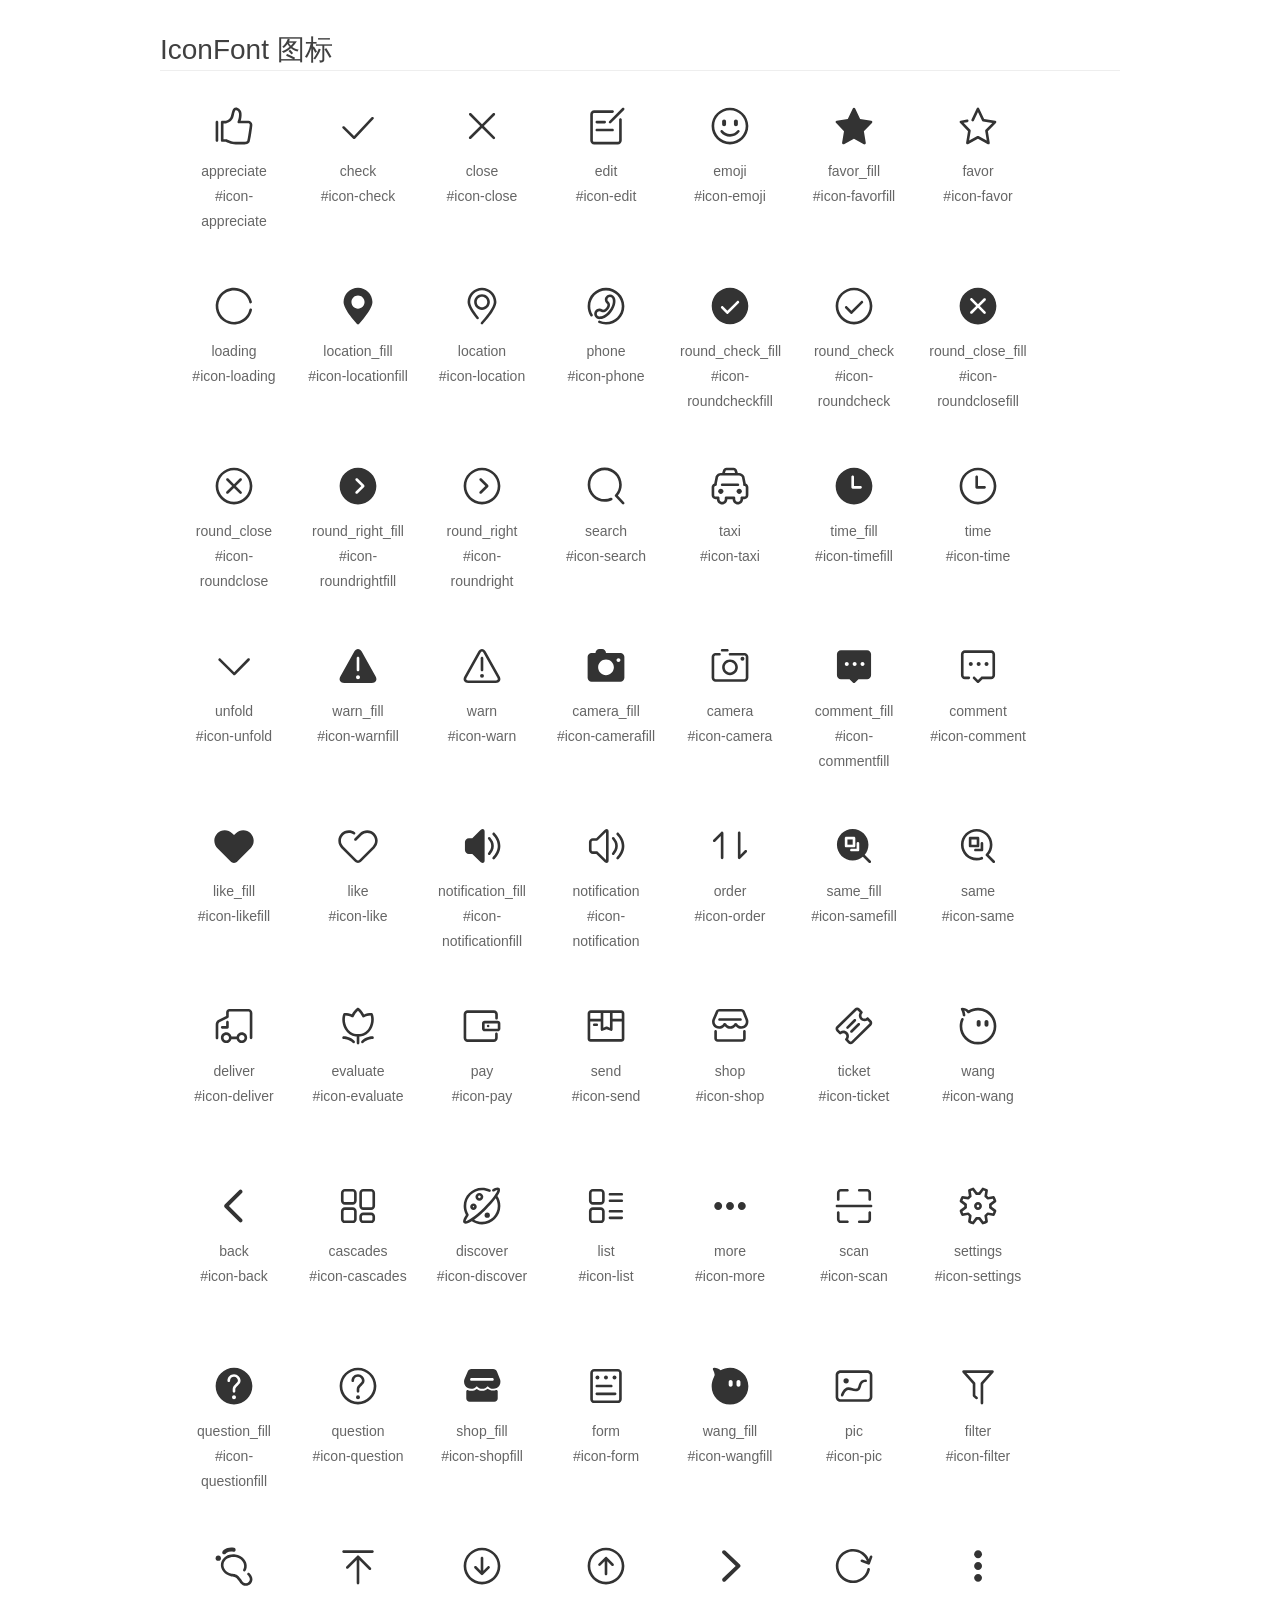
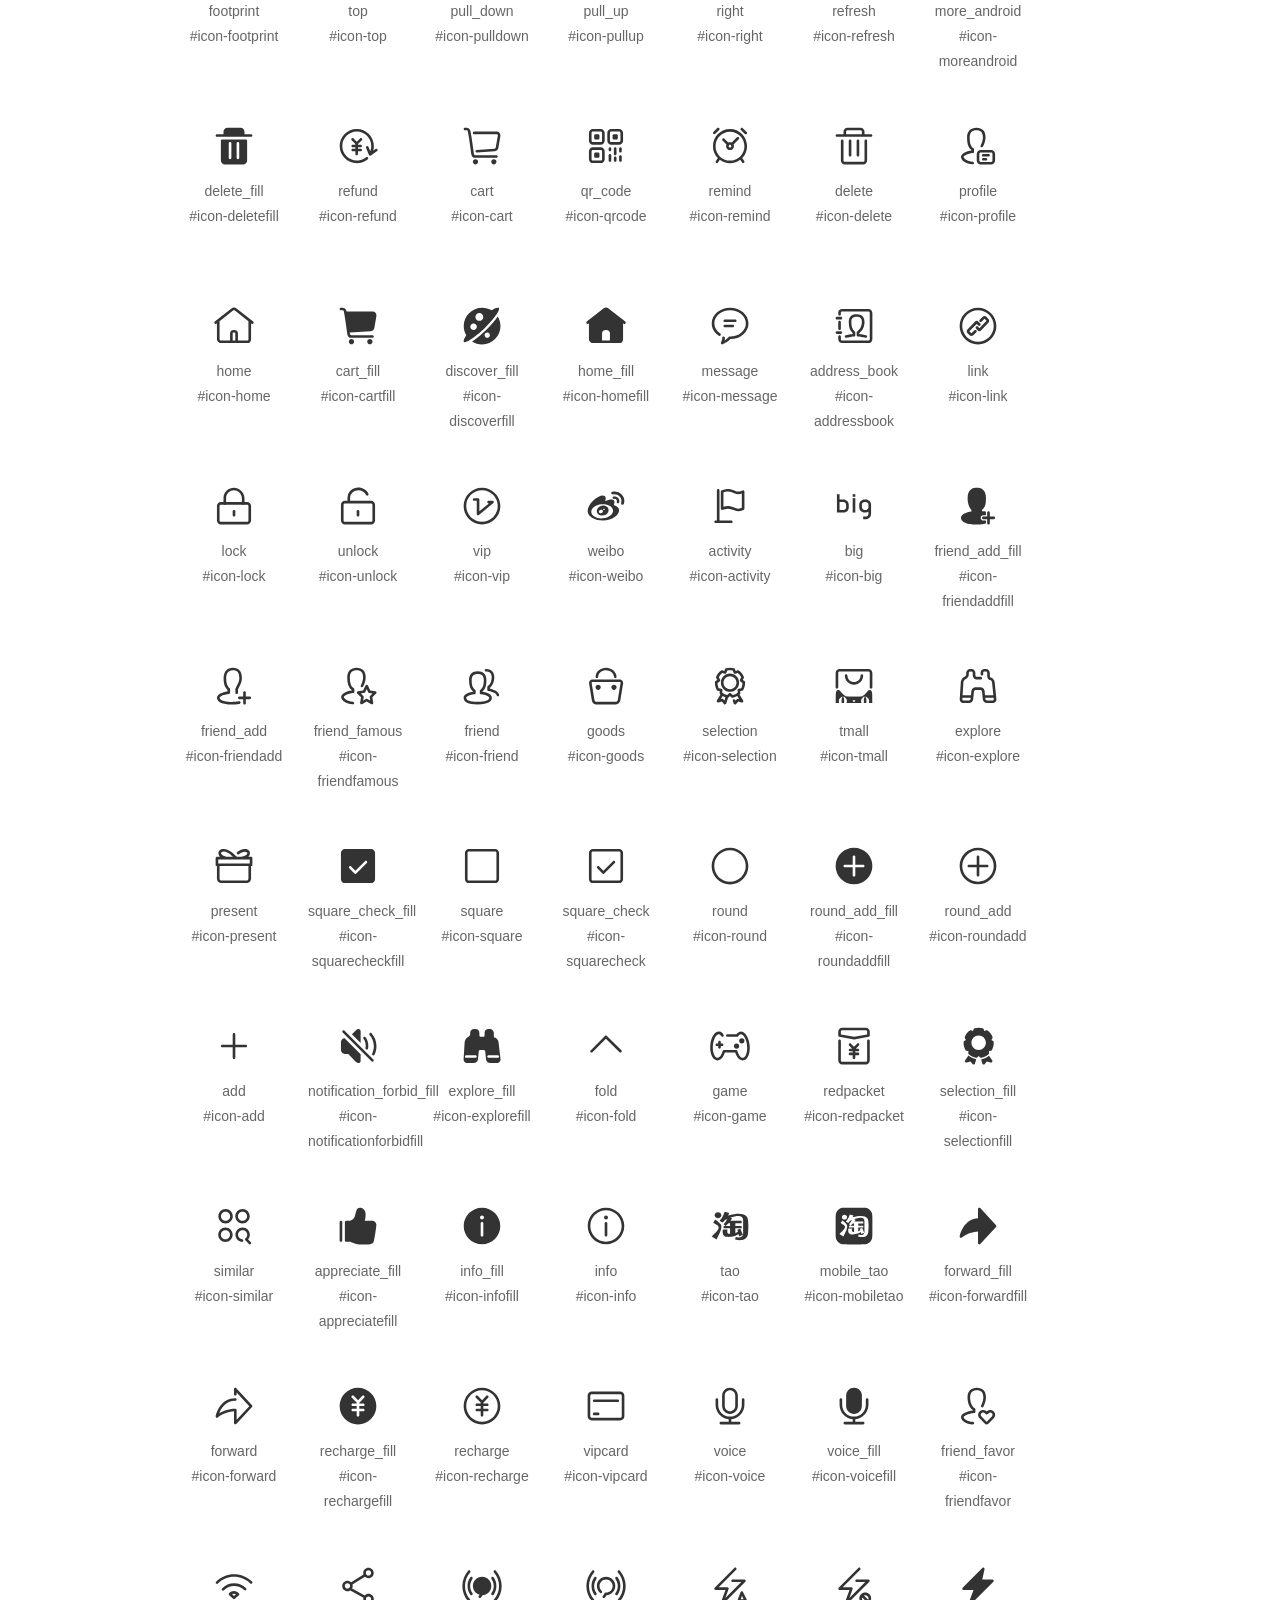
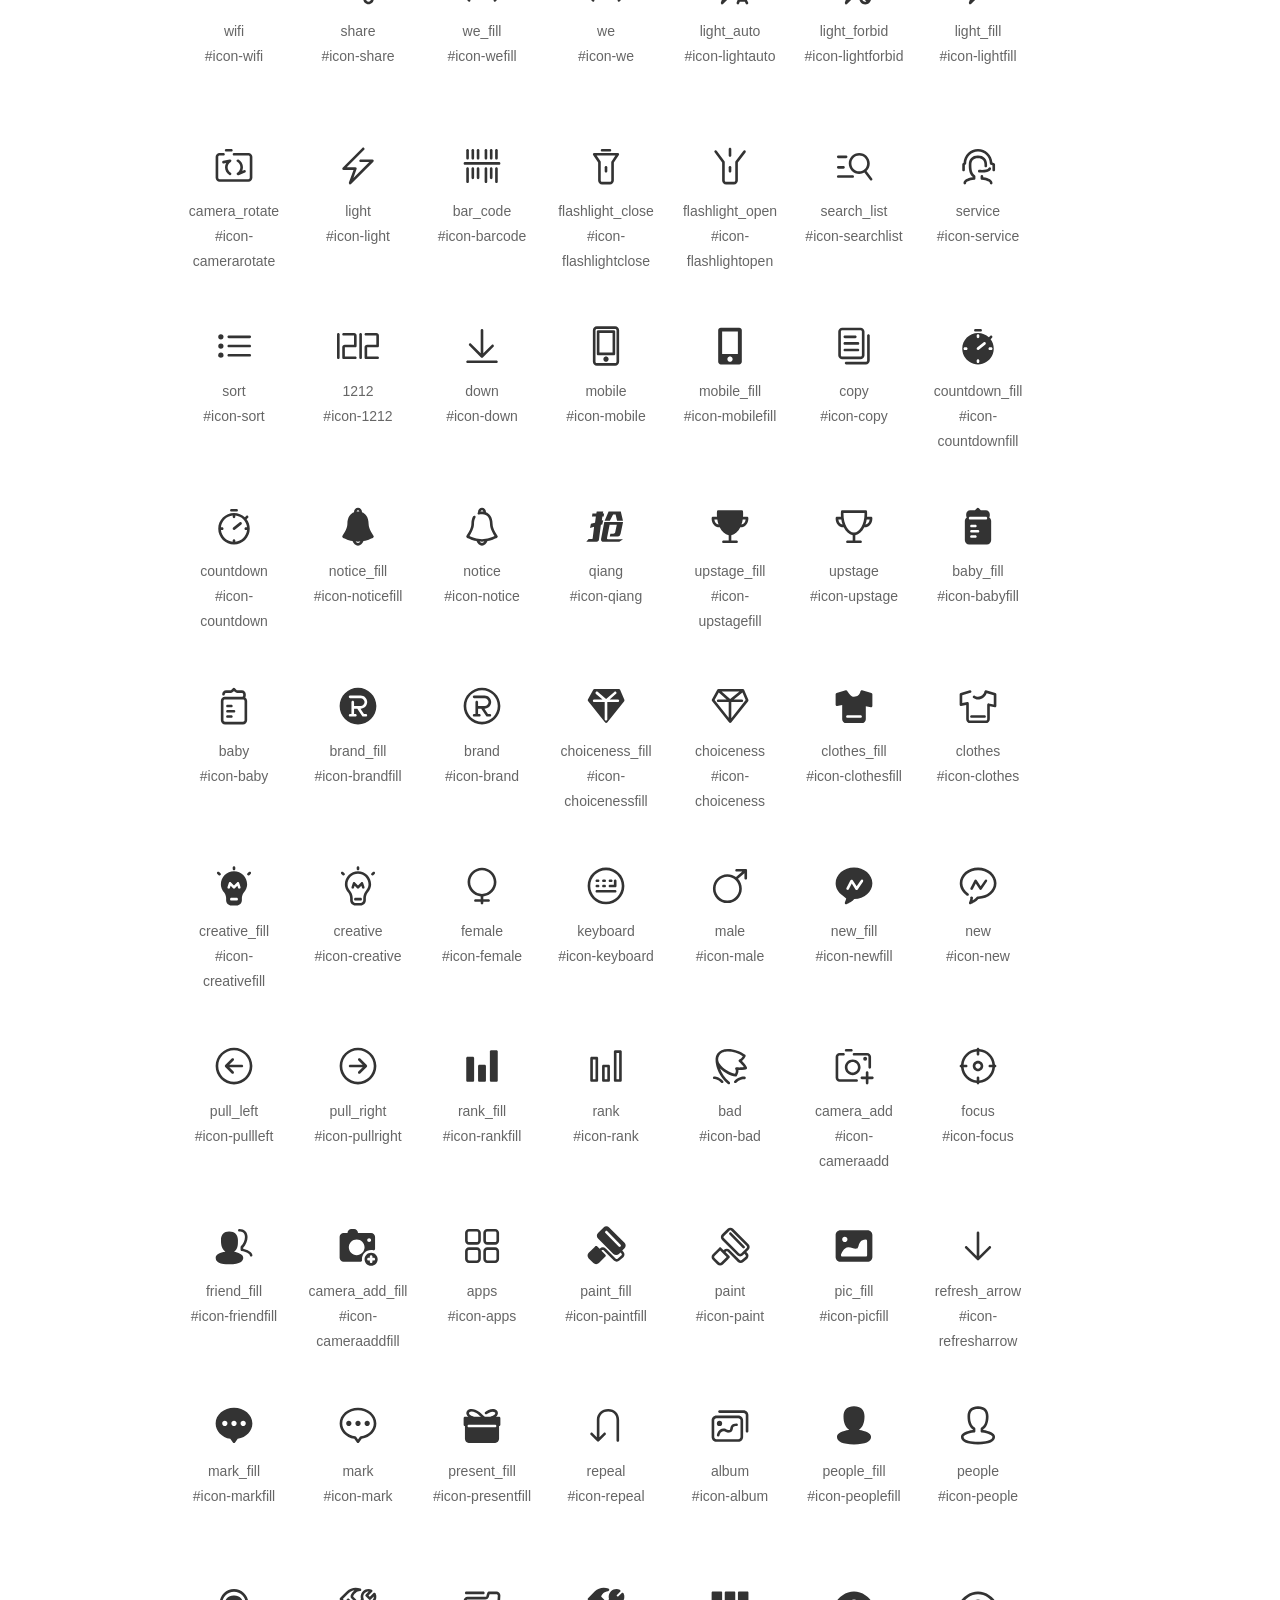
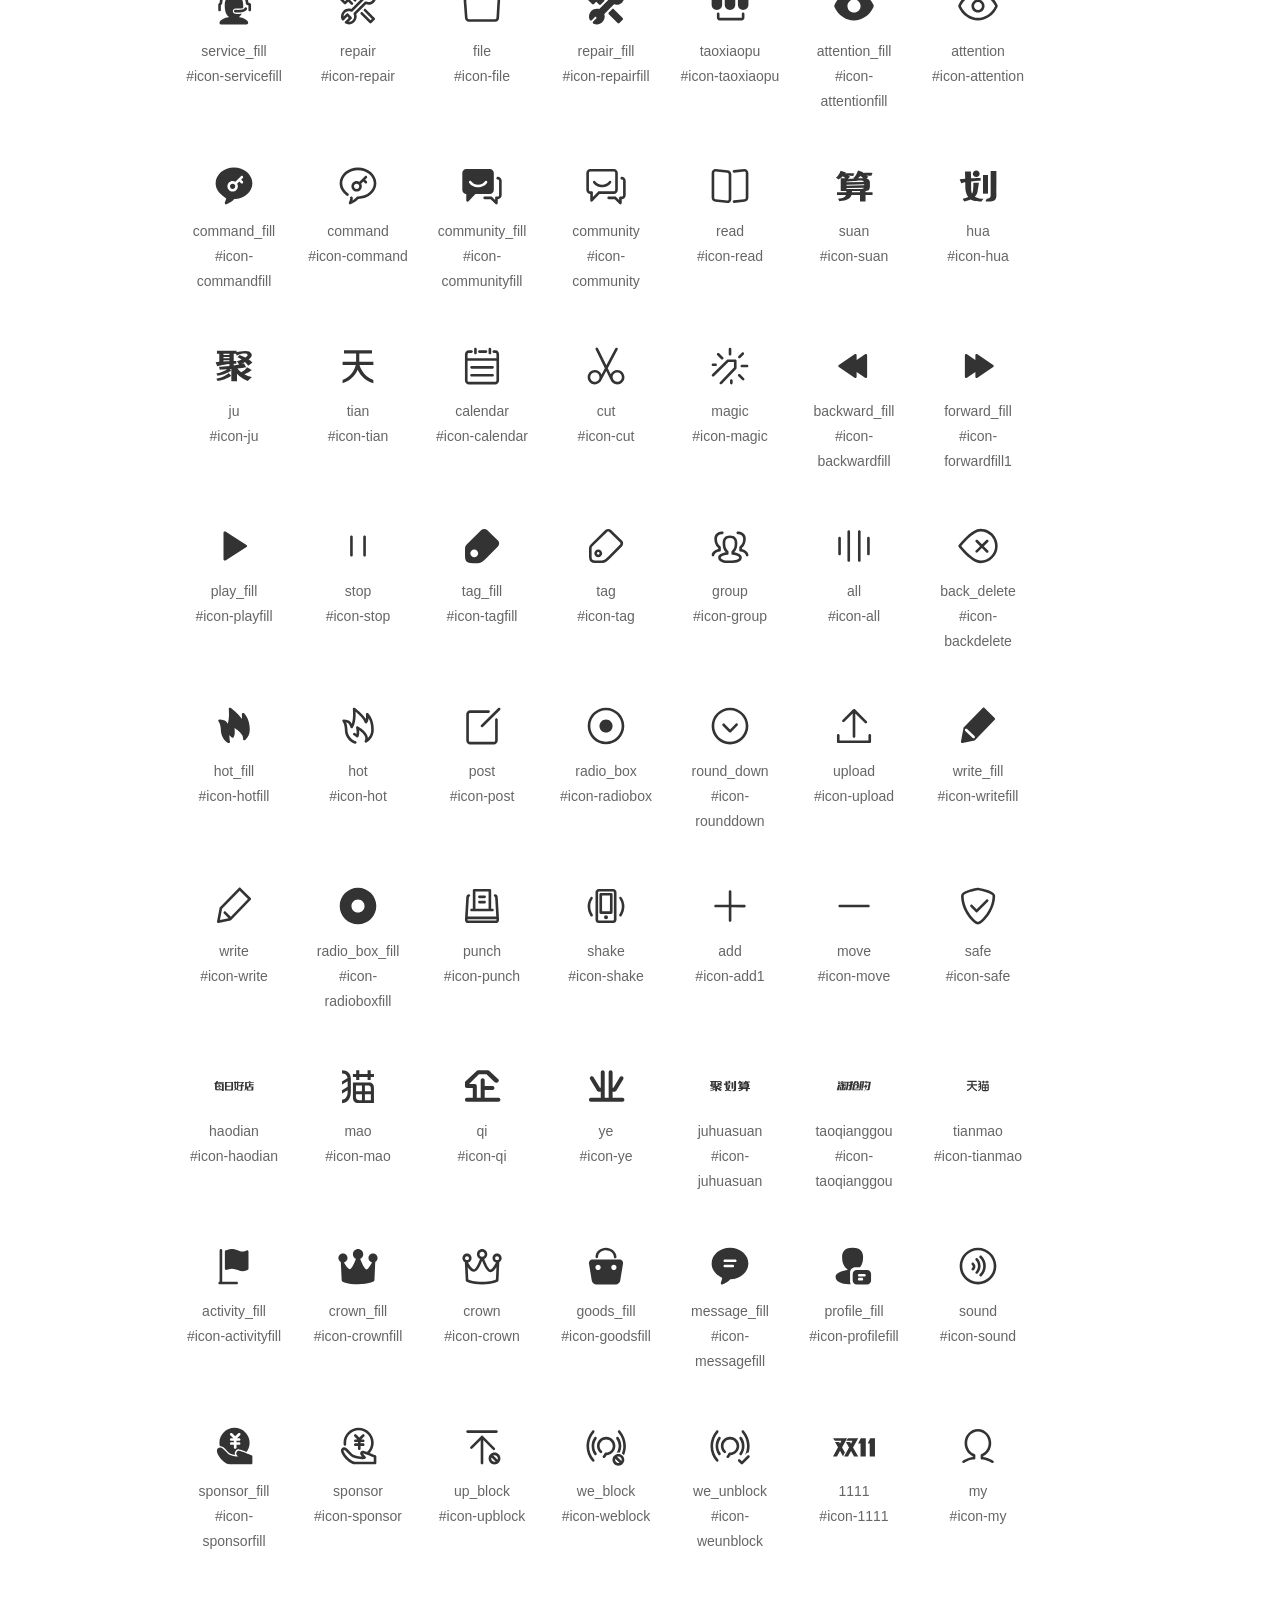
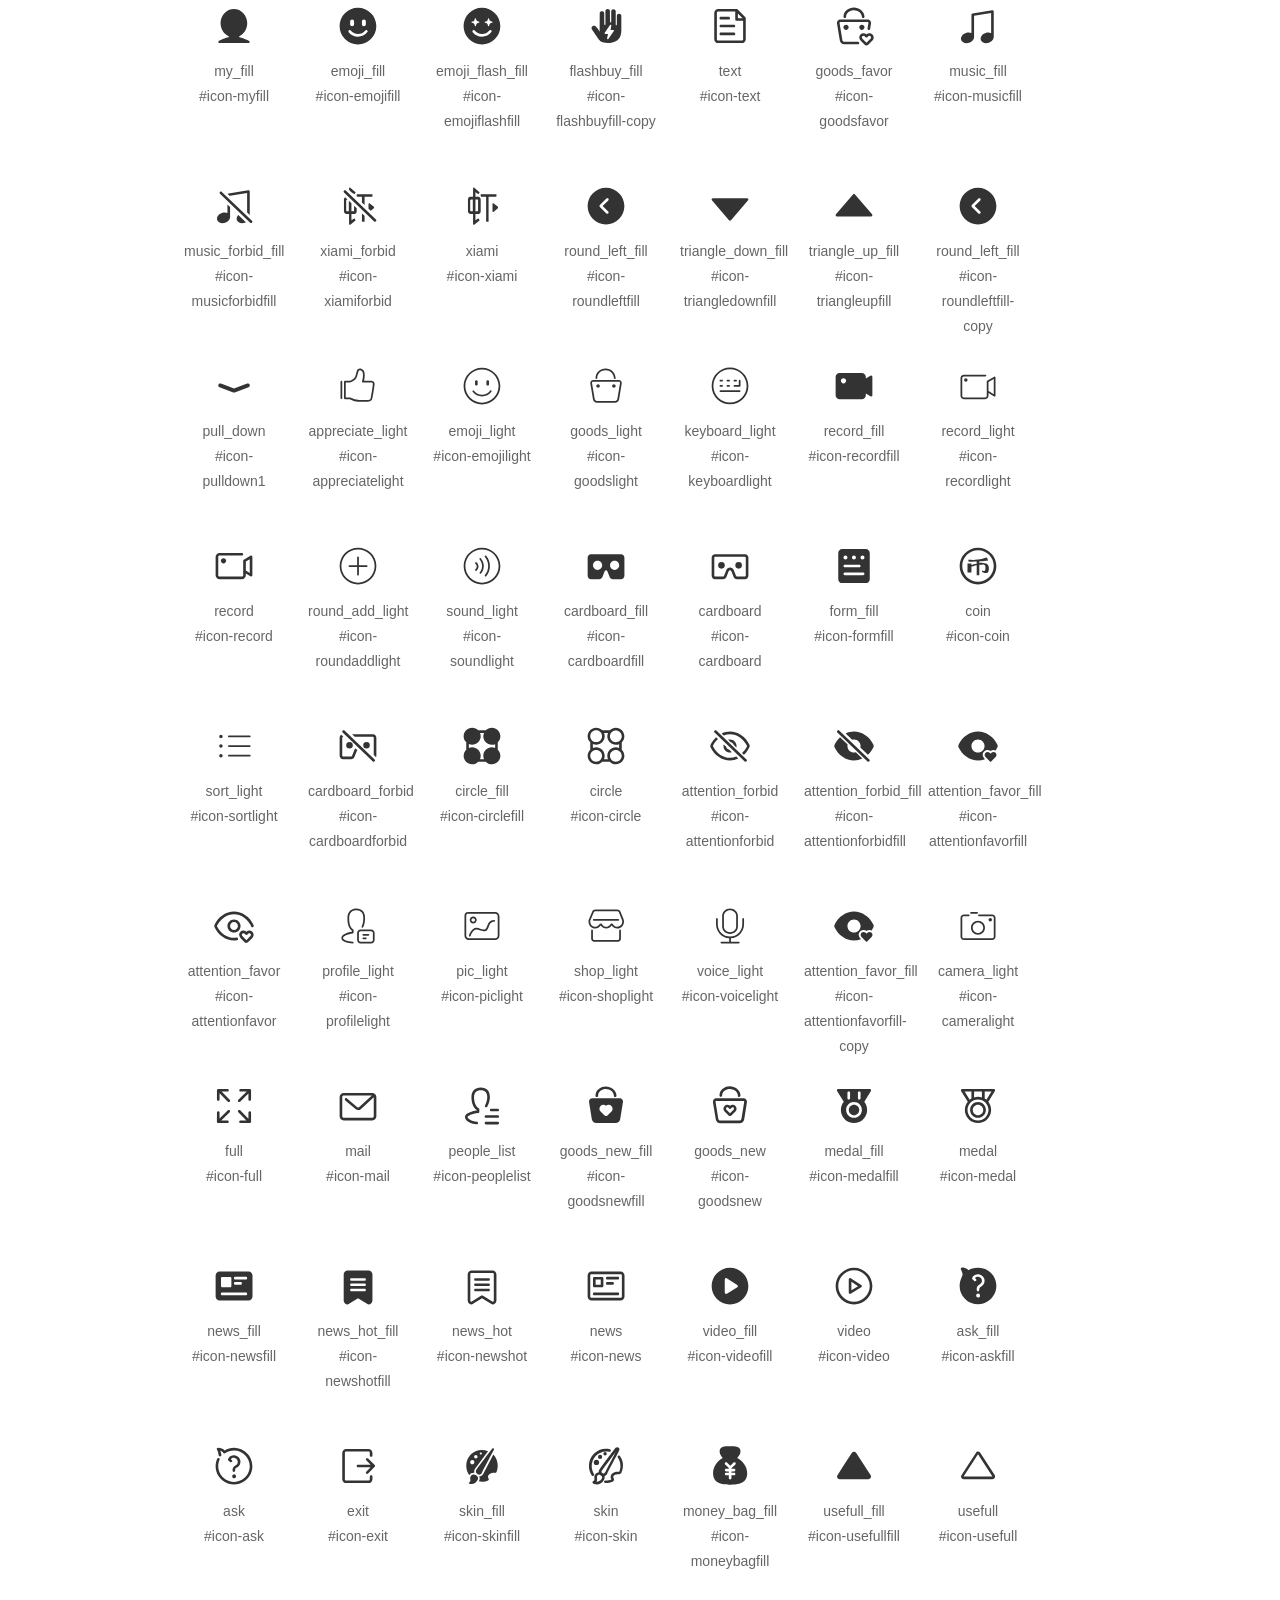
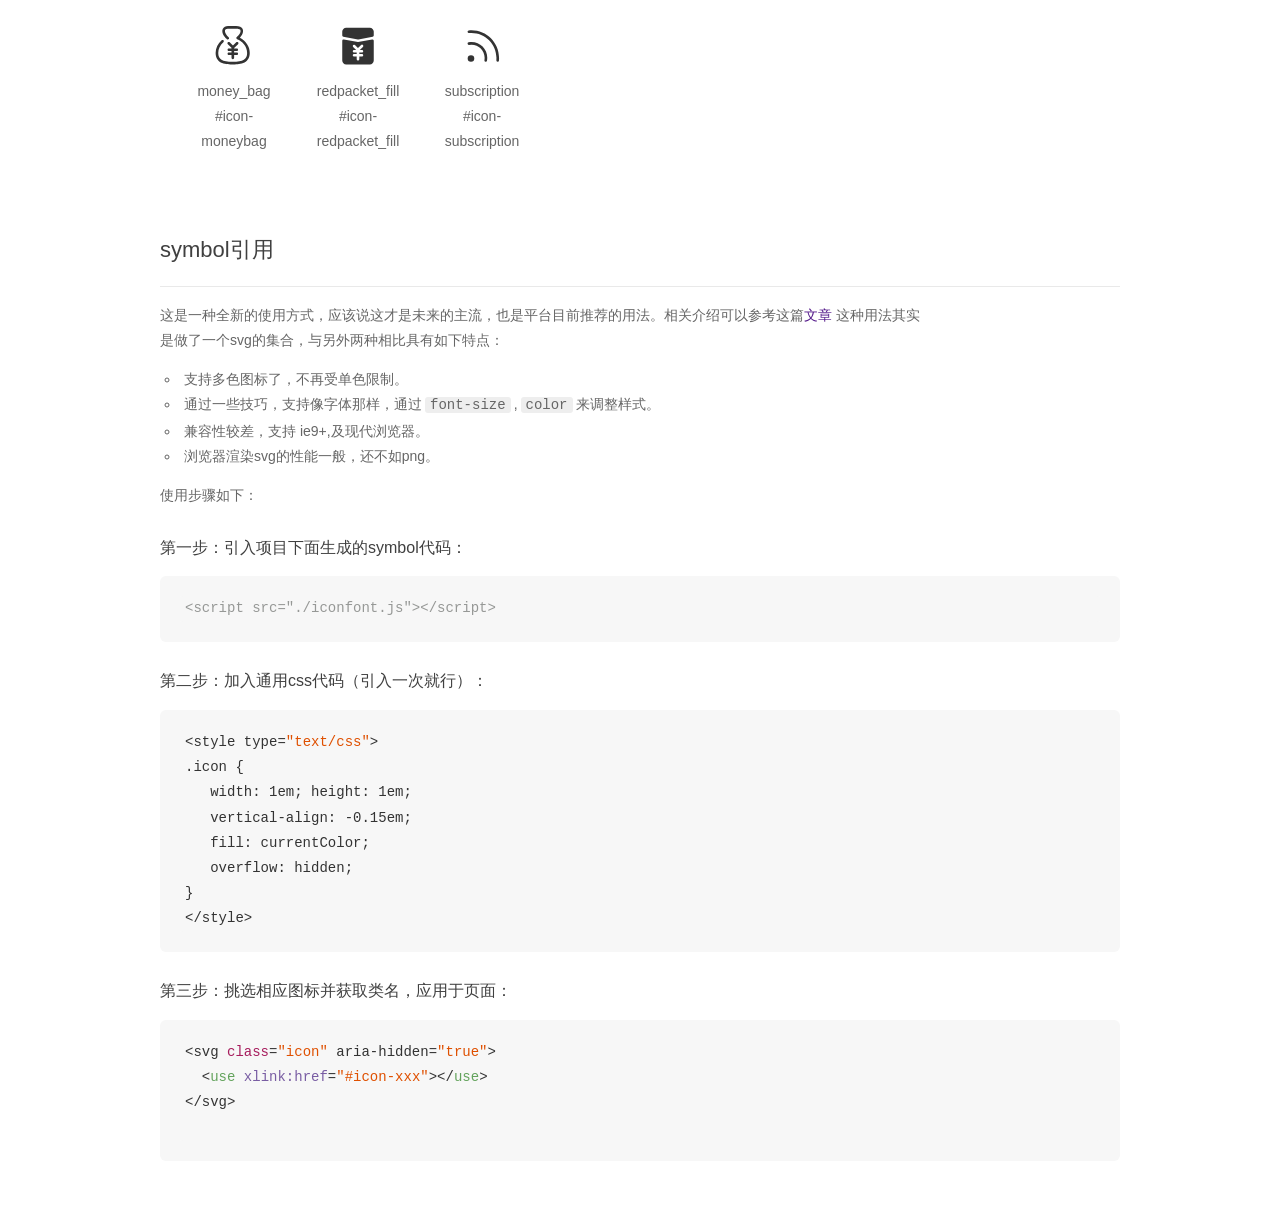
<file: 购时惠/icon/demo_symbol.html>
<!DOCTYPE html>
<html>
<head>
    <meta charset="utf-8"/>
    <title>IconFont</title>
    <link rel="stylesheet" href="demo.css">
    <script src="iconfont.js"></script>

    <style type="text/css">
        .icon {
          /* 通过设置 font-size 来改变图标大小 */
          width: 1em; height: 1em;
          /* 图标和文字相邻时，垂直对齐 */
          vertical-align: -0.15em;
          /* 通过设置 color 来改变 SVG 的颜色/fill */
          fill: currentColor;
          /* path 和 stroke 溢出 viewBox 部分在 IE 下会显示
             normalize.css 中也包含这行 */
          overflow: hidden;
        }

    </style>
</head>
<body>
    <div class="main markdown">
        <h1>IconFont 图标</h1>
        <ul class="icon_lists clear">
            
                <li>
                    <svg class="icon" aria-hidden="true">
                        <use xlink:href="#icon-appreciate"></use>
                    </svg>
                    <div class="name">appreciate</div>
                    <div class="fontclass">#icon-appreciate</div>
                </li>
            
                <li>
                    <svg class="icon" aria-hidden="true">
                        <use xlink:href="#icon-check"></use>
                    </svg>
                    <div class="name">check</div>
                    <div class="fontclass">#icon-check</div>
                </li>
            
                <li>
                    <svg class="icon" aria-hidden="true">
                        <use xlink:href="#icon-close"></use>
                    </svg>
                    <div class="name">close</div>
                    <div class="fontclass">#icon-close</div>
                </li>
            
                <li>
                    <svg class="icon" aria-hidden="true">
                        <use xlink:href="#icon-edit"></use>
                    </svg>
                    <div class="name">edit</div>
                    <div class="fontclass">#icon-edit</div>
                </li>
            
                <li>
                    <svg class="icon" aria-hidden="true">
                        <use xlink:href="#icon-emoji"></use>
                    </svg>
                    <div class="name">emoji</div>
                    <div class="fontclass">#icon-emoji</div>
                </li>
            
                <li>
                    <svg class="icon" aria-hidden="true">
                        <use xlink:href="#icon-favorfill"></use>
                    </svg>
                    <div class="name">favor_fill</div>
                    <div class="fontclass">#icon-favorfill</div>
                </li>
            
                <li>
                    <svg class="icon" aria-hidden="true">
                        <use xlink:href="#icon-favor"></use>
                    </svg>
                    <div class="name">favor</div>
                    <div class="fontclass">#icon-favor</div>
                </li>
            
                <li>
                    <svg class="icon" aria-hidden="true">
                        <use xlink:href="#icon-loading"></use>
                    </svg>
                    <div class="name">loading</div>
                    <div class="fontclass">#icon-loading</div>
                </li>
            
                <li>
                    <svg class="icon" aria-hidden="true">
                        <use xlink:href="#icon-locationfill"></use>
                    </svg>
                    <div class="name">location_fill</div>
                    <div class="fontclass">#icon-locationfill</div>
                </li>
            
                <li>
                    <svg class="icon" aria-hidden="true">
                        <use xlink:href="#icon-location"></use>
                    </svg>
                    <div class="name">location</div>
                    <div class="fontclass">#icon-location</div>
                </li>
            
                <li>
                    <svg class="icon" aria-hidden="true">
                        <use xlink:href="#icon-phone"></use>
                    </svg>
                    <div class="name">phone</div>
                    <div class="fontclass">#icon-phone</div>
                </li>
            
                <li>
                    <svg class="icon" aria-hidden="true">
                        <use xlink:href="#icon-roundcheckfill"></use>
                    </svg>
                    <div class="name">round_check_fill</div>
                    <div class="fontclass">#icon-roundcheckfill</div>
                </li>
            
                <li>
                    <svg class="icon" aria-hidden="true">
                        <use xlink:href="#icon-roundcheck"></use>
                    </svg>
                    <div class="name">round_check</div>
                    <div class="fontclass">#icon-roundcheck</div>
                </li>
            
                <li>
                    <svg class="icon" aria-hidden="true">
                        <use xlink:href="#icon-roundclosefill"></use>
                    </svg>
                    <div class="name">round_close_fill</div>
                    <div class="fontclass">#icon-roundclosefill</div>
                </li>
            
                <li>
                    <svg class="icon" aria-hidden="true">
                        <use xlink:href="#icon-roundclose"></use>
                    </svg>
                    <div class="name">round_close</div>
                    <div class="fontclass">#icon-roundclose</div>
                </li>
            
                <li>
                    <svg class="icon" aria-hidden="true">
                        <use xlink:href="#icon-roundrightfill"></use>
                    </svg>
                    <div class="name">round_right_fill</div>
                    <div class="fontclass">#icon-roundrightfill</div>
                </li>
            
                <li>
                    <svg class="icon" aria-hidden="true">
                        <use xlink:href="#icon-roundright"></use>
                    </svg>
                    <div class="name">round_right</div>
                    <div class="fontclass">#icon-roundright</div>
                </li>
            
                <li>
                    <svg class="icon" aria-hidden="true">
                        <use xlink:href="#icon-search"></use>
                    </svg>
                    <div class="name">search</div>
                    <div class="fontclass">#icon-search</div>
                </li>
            
                <li>
                    <svg class="icon" aria-hidden="true">
                        <use xlink:href="#icon-taxi"></use>
                    </svg>
                    <div class="name">taxi</div>
                    <div class="fontclass">#icon-taxi</div>
                </li>
            
                <li>
                    <svg class="icon" aria-hidden="true">
                        <use xlink:href="#icon-timefill"></use>
                    </svg>
                    <div class="name">time_fill</div>
                    <div class="fontclass">#icon-timefill</div>
                </li>
            
                <li>
                    <svg class="icon" aria-hidden="true">
                        <use xlink:href="#icon-time"></use>
                    </svg>
                    <div class="name">time</div>
                    <div class="fontclass">#icon-time</div>
                </li>
            
                <li>
                    <svg class="icon" aria-hidden="true">
                        <use xlink:href="#icon-unfold"></use>
                    </svg>
                    <div class="name">unfold</div>
                    <div class="fontclass">#icon-unfold</div>
                </li>
            
                <li>
                    <svg class="icon" aria-hidden="true">
                        <use xlink:href="#icon-warnfill"></use>
                    </svg>
                    <div class="name">warn_fill</div>
                    <div class="fontclass">#icon-warnfill</div>
                </li>
            
                <li>
                    <svg class="icon" aria-hidden="true">
                        <use xlink:href="#icon-warn"></use>
                    </svg>
                    <div class="name">warn</div>
                    <div class="fontclass">#icon-warn</div>
                </li>
            
                <li>
                    <svg class="icon" aria-hidden="true">
                        <use xlink:href="#icon-camerafill"></use>
                    </svg>
                    <div class="name">camera_fill</div>
                    <div class="fontclass">#icon-camerafill</div>
                </li>
            
                <li>
                    <svg class="icon" aria-hidden="true">
                        <use xlink:href="#icon-camera"></use>
                    </svg>
                    <div class="name">camera</div>
                    <div class="fontclass">#icon-camera</div>
                </li>
            
                <li>
                    <svg class="icon" aria-hidden="true">
                        <use xlink:href="#icon-commentfill"></use>
                    </svg>
                    <div class="name">comment_fill</div>
                    <div class="fontclass">#icon-commentfill</div>
                </li>
            
                <li>
                    <svg class="icon" aria-hidden="true">
                        <use xlink:href="#icon-comment"></use>
                    </svg>
                    <div class="name">comment</div>
                    <div class="fontclass">#icon-comment</div>
                </li>
            
                <li>
                    <svg class="icon" aria-hidden="true">
                        <use xlink:href="#icon-likefill"></use>
                    </svg>
                    <div class="name">like_fill</div>
                    <div class="fontclass">#icon-likefill</div>
                </li>
            
                <li>
                    <svg class="icon" aria-hidden="true">
                        <use xlink:href="#icon-like"></use>
                    </svg>
                    <div class="name">like</div>
                    <div class="fontclass">#icon-like</div>
                </li>
            
                <li>
                    <svg class="icon" aria-hidden="true">
                        <use xlink:href="#icon-notificationfill"></use>
                    </svg>
                    <div class="name">notification_fill</div>
                    <div class="fontclass">#icon-notificationfill</div>
                </li>
            
                <li>
                    <svg class="icon" aria-hidden="true">
                        <use xlink:href="#icon-notification"></use>
                    </svg>
                    <div class="name">notification</div>
                    <div class="fontclass">#icon-notification</div>
                </li>
            
                <li>
                    <svg class="icon" aria-hidden="true">
                        <use xlink:href="#icon-order"></use>
                    </svg>
                    <div class="name">order</div>
                    <div class="fontclass">#icon-order</div>
                </li>
            
                <li>
                    <svg class="icon" aria-hidden="true">
                        <use xlink:href="#icon-samefill"></use>
                    </svg>
                    <div class="name">same_fill</div>
                    <div class="fontclass">#icon-samefill</div>
                </li>
            
                <li>
                    <svg class="icon" aria-hidden="true">
                        <use xlink:href="#icon-same"></use>
                    </svg>
                    <div class="name">same</div>
                    <div class="fontclass">#icon-same</div>
                </li>
            
                <li>
                    <svg class="icon" aria-hidden="true">
                        <use xlink:href="#icon-deliver"></use>
                    </svg>
                    <div class="name">deliver</div>
                    <div class="fontclass">#icon-deliver</div>
                </li>
            
                <li>
                    <svg class="icon" aria-hidden="true">
                        <use xlink:href="#icon-evaluate"></use>
                    </svg>
                    <div class="name">evaluate</div>
                    <div class="fontclass">#icon-evaluate</div>
                </li>
            
                <li>
                    <svg class="icon" aria-hidden="true">
                        <use xlink:href="#icon-pay"></use>
                    </svg>
                    <div class="name">pay</div>
                    <div class="fontclass">#icon-pay</div>
                </li>
            
                <li>
                    <svg class="icon" aria-hidden="true">
                        <use xlink:href="#icon-send"></use>
                    </svg>
                    <div class="name">send</div>
                    <div class="fontclass">#icon-send</div>
                </li>
            
                <li>
                    <svg class="icon" aria-hidden="true">
                        <use xlink:href="#icon-shop"></use>
                    </svg>
                    <div class="name">shop</div>
                    <div class="fontclass">#icon-shop</div>
                </li>
            
                <li>
                    <svg class="icon" aria-hidden="true">
                        <use xlink:href="#icon-ticket"></use>
                    </svg>
                    <div class="name">ticket</div>
                    <div class="fontclass">#icon-ticket</div>
                </li>
            
                <li>
                    <svg class="icon" aria-hidden="true">
                        <use xlink:href="#icon-wang"></use>
                    </svg>
                    <div class="name">wang</div>
                    <div class="fontclass">#icon-wang</div>
                </li>
            
                <li>
                    <svg class="icon" aria-hidden="true">
                        <use xlink:href="#icon-back"></use>
                    </svg>
                    <div class="name">back</div>
                    <div class="fontclass">#icon-back</div>
                </li>
            
                <li>
                    <svg class="icon" aria-hidden="true">
                        <use xlink:href="#icon-cascades"></use>
                    </svg>
                    <div class="name">cascades</div>
                    <div class="fontclass">#icon-cascades</div>
                </li>
            
                <li>
                    <svg class="icon" aria-hidden="true">
                        <use xlink:href="#icon-discover"></use>
                    </svg>
                    <div class="name">discover</div>
                    <div class="fontclass">#icon-discover</div>
                </li>
            
                <li>
                    <svg class="icon" aria-hidden="true">
                        <use xlink:href="#icon-list"></use>
                    </svg>
                    <div class="name">list</div>
                    <div class="fontclass">#icon-list</div>
                </li>
            
                <li>
                    <svg class="icon" aria-hidden="true">
                        <use xlink:href="#icon-more"></use>
                    </svg>
                    <div class="name">more</div>
                    <div class="fontclass">#icon-more</div>
                </li>
            
                <li>
                    <svg class="icon" aria-hidden="true">
                        <use xlink:href="#icon-scan"></use>
                    </svg>
                    <div class="name">scan</div>
                    <div class="fontclass">#icon-scan</div>
                </li>
            
                <li>
                    <svg class="icon" aria-hidden="true">
                        <use xlink:href="#icon-settings"></use>
                    </svg>
                    <div class="name">settings</div>
                    <div class="fontclass">#icon-settings</div>
                </li>
            
                <li>
                    <svg class="icon" aria-hidden="true">
                        <use xlink:href="#icon-questionfill"></use>
                    </svg>
                    <div class="name">question_fill</div>
                    <div class="fontclass">#icon-questionfill</div>
                </li>
            
                <li>
                    <svg class="icon" aria-hidden="true">
                        <use xlink:href="#icon-question"></use>
                    </svg>
                    <div class="name">question</div>
                    <div class="fontclass">#icon-question</div>
                </li>
            
                <li>
                    <svg class="icon" aria-hidden="true">
                        <use xlink:href="#icon-shopfill"></use>
                    </svg>
                    <div class="name">shop_fill</div>
                    <div class="fontclass">#icon-shopfill</div>
                </li>
            
                <li>
                    <svg class="icon" aria-hidden="true">
                        <use xlink:href="#icon-form"></use>
                    </svg>
                    <div class="name">form</div>
                    <div class="fontclass">#icon-form</div>
                </li>
            
                <li>
                    <svg class="icon" aria-hidden="true">
                        <use xlink:href="#icon-wangfill"></use>
                    </svg>
                    <div class="name">wang_fill</div>
                    <div class="fontclass">#icon-wangfill</div>
                </li>
            
                <li>
                    <svg class="icon" aria-hidden="true">
                        <use xlink:href="#icon-pic"></use>
                    </svg>
                    <div class="name">pic</div>
                    <div class="fontclass">#icon-pic</div>
                </li>
            
                <li>
                    <svg class="icon" aria-hidden="true">
                        <use xlink:href="#icon-filter"></use>
                    </svg>
                    <div class="name">filter</div>
                    <div class="fontclass">#icon-filter</div>
                </li>
            
                <li>
                    <svg class="icon" aria-hidden="true">
                        <use xlink:href="#icon-footprint"></use>
                    </svg>
                    <div class="name">footprint</div>
                    <div class="fontclass">#icon-footprint</div>
                </li>
            
                <li>
                    <svg class="icon" aria-hidden="true">
                        <use xlink:href="#icon-top"></use>
                    </svg>
                    <div class="name">top</div>
                    <div class="fontclass">#icon-top</div>
                </li>
            
                <li>
                    <svg class="icon" aria-hidden="true">
                        <use xlink:href="#icon-pulldown"></use>
                    </svg>
                    <div class="name">pull_down</div>
                    <div class="fontclass">#icon-pulldown</div>
                </li>
            
                <li>
                    <svg class="icon" aria-hidden="true">
                        <use xlink:href="#icon-pullup"></use>
                    </svg>
                    <div class="name">pull_up</div>
                    <div class="fontclass">#icon-pullup</div>
                </li>
            
                <li>
                    <svg class="icon" aria-hidden="true">
                        <use xlink:href="#icon-right"></use>
                    </svg>
                    <div class="name">right</div>
                    <div class="fontclass">#icon-right</div>
                </li>
            
                <li>
                    <svg class="icon" aria-hidden="true">
                        <use xlink:href="#icon-refresh"></use>
                    </svg>
                    <div class="name">refresh</div>
                    <div class="fontclass">#icon-refresh</div>
                </li>
            
                <li>
                    <svg class="icon" aria-hidden="true">
                        <use xlink:href="#icon-moreandroid"></use>
                    </svg>
                    <div class="name">more_android</div>
                    <div class="fontclass">#icon-moreandroid</div>
                </li>
            
                <li>
                    <svg class="icon" aria-hidden="true">
                        <use xlink:href="#icon-deletefill"></use>
                    </svg>
                    <div class="name">delete_fill</div>
                    <div class="fontclass">#icon-deletefill</div>
                </li>
            
                <li>
                    <svg class="icon" aria-hidden="true">
                        <use xlink:href="#icon-refund"></use>
                    </svg>
                    <div class="name">refund</div>
                    <div class="fontclass">#icon-refund</div>
                </li>
            
                <li>
                    <svg class="icon" aria-hidden="true">
                        <use xlink:href="#icon-cart"></use>
                    </svg>
                    <div class="name">cart</div>
                    <div class="fontclass">#icon-cart</div>
                </li>
            
                <li>
                    <svg class="icon" aria-hidden="true">
                        <use xlink:href="#icon-qrcode"></use>
                    </svg>
                    <div class="name">qr_code</div>
                    <div class="fontclass">#icon-qrcode</div>
                </li>
            
                <li>
                    <svg class="icon" aria-hidden="true">
                        <use xlink:href="#icon-remind"></use>
                    </svg>
                    <div class="name">remind</div>
                    <div class="fontclass">#icon-remind</div>
                </li>
            
                <li>
                    <svg class="icon" aria-hidden="true">
                        <use xlink:href="#icon-delete"></use>
                    </svg>
                    <div class="name">delete</div>
                    <div class="fontclass">#icon-delete</div>
                </li>
            
                <li>
                    <svg class="icon" aria-hidden="true">
                        <use xlink:href="#icon-profile"></use>
                    </svg>
                    <div class="name">profile</div>
                    <div class="fontclass">#icon-profile</div>
                </li>
            
                <li>
                    <svg class="icon" aria-hidden="true">
                        <use xlink:href="#icon-home"></use>
                    </svg>
                    <div class="name">home</div>
                    <div class="fontclass">#icon-home</div>
                </li>
            
                <li>
                    <svg class="icon" aria-hidden="true">
                        <use xlink:href="#icon-cartfill"></use>
                    </svg>
                    <div class="name">cart_fill</div>
                    <div class="fontclass">#icon-cartfill</div>
                </li>
            
                <li>
                    <svg class="icon" aria-hidden="true">
                        <use xlink:href="#icon-discoverfill"></use>
                    </svg>
                    <div class="name">discover_fill</div>
                    <div class="fontclass">#icon-discoverfill</div>
                </li>
            
                <li>
                    <svg class="icon" aria-hidden="true">
                        <use xlink:href="#icon-homefill"></use>
                    </svg>
                    <div class="name">home_fill</div>
                    <div class="fontclass">#icon-homefill</div>
                </li>
            
                <li>
                    <svg class="icon" aria-hidden="true">
                        <use xlink:href="#icon-message"></use>
                    </svg>
                    <div class="name">message</div>
                    <div class="fontclass">#icon-message</div>
                </li>
            
                <li>
                    <svg class="icon" aria-hidden="true">
                        <use xlink:href="#icon-addressbook"></use>
                    </svg>
                    <div class="name">address_book</div>
                    <div class="fontclass">#icon-addressbook</div>
                </li>
            
                <li>
                    <svg class="icon" aria-hidden="true">
                        <use xlink:href="#icon-link"></use>
                    </svg>
                    <div class="name">link</div>
                    <div class="fontclass">#icon-link</div>
                </li>
            
                <li>
                    <svg class="icon" aria-hidden="true">
                        <use xlink:href="#icon-lock"></use>
                    </svg>
                    <div class="name">lock</div>
                    <div class="fontclass">#icon-lock</div>
                </li>
            
                <li>
                    <svg class="icon" aria-hidden="true">
                        <use xlink:href="#icon-unlock"></use>
                    </svg>
                    <div class="name">unlock</div>
                    <div class="fontclass">#icon-unlock</div>
                </li>
            
                <li>
                    <svg class="icon" aria-hidden="true">
                        <use xlink:href="#icon-vip"></use>
                    </svg>
                    <div class="name">vip</div>
                    <div class="fontclass">#icon-vip</div>
                </li>
            
                <li>
                    <svg class="icon" aria-hidden="true">
                        <use xlink:href="#icon-weibo"></use>
                    </svg>
                    <div class="name">weibo</div>
                    <div class="fontclass">#icon-weibo</div>
                </li>
            
                <li>
                    <svg class="icon" aria-hidden="true">
                        <use xlink:href="#icon-activity"></use>
                    </svg>
                    <div class="name">activity</div>
                    <div class="fontclass">#icon-activity</div>
                </li>
            
                <li>
                    <svg class="icon" aria-hidden="true">
                        <use xlink:href="#icon-big"></use>
                    </svg>
                    <div class="name">big</div>
                    <div class="fontclass">#icon-big</div>
                </li>
            
                <li>
                    <svg class="icon" aria-hidden="true">
                        <use xlink:href="#icon-friendaddfill"></use>
                    </svg>
                    <div class="name">friend_add_fill</div>
                    <div class="fontclass">#icon-friendaddfill</div>
                </li>
            
                <li>
                    <svg class="icon" aria-hidden="true">
                        <use xlink:href="#icon-friendadd"></use>
                    </svg>
                    <div class="name">friend_add</div>
                    <div class="fontclass">#icon-friendadd</div>
                </li>
            
                <li>
                    <svg class="icon" aria-hidden="true">
                        <use xlink:href="#icon-friendfamous"></use>
                    </svg>
                    <div class="name">friend_famous</div>
                    <div class="fontclass">#icon-friendfamous</div>
                </li>
            
                <li>
                    <svg class="icon" aria-hidden="true">
                        <use xlink:href="#icon-friend"></use>
                    </svg>
                    <div class="name">friend</div>
                    <div class="fontclass">#icon-friend</div>
                </li>
            
                <li>
                    <svg class="icon" aria-hidden="true">
                        <use xlink:href="#icon-goods"></use>
                    </svg>
                    <div class="name">goods</div>
                    <div class="fontclass">#icon-goods</div>
                </li>
            
                <li>
                    <svg class="icon" aria-hidden="true">
                        <use xlink:href="#icon-selection"></use>
                    </svg>
                    <div class="name">selection</div>
                    <div class="fontclass">#icon-selection</div>
                </li>
            
                <li>
                    <svg class="icon" aria-hidden="true">
                        <use xlink:href="#icon-tmall"></use>
                    </svg>
                    <div class="name">tmall</div>
                    <div class="fontclass">#icon-tmall</div>
                </li>
            
                <li>
                    <svg class="icon" aria-hidden="true">
                        <use xlink:href="#icon-explore"></use>
                    </svg>
                    <div class="name">explore</div>
                    <div class="fontclass">#icon-explore</div>
                </li>
            
                <li>
                    <svg class="icon" aria-hidden="true">
                        <use xlink:href="#icon-present"></use>
                    </svg>
                    <div class="name">present</div>
                    <div class="fontclass">#icon-present</div>
                </li>
            
                <li>
                    <svg class="icon" aria-hidden="true">
                        <use xlink:href="#icon-squarecheckfill"></use>
                    </svg>
                    <div class="name">square_check_fill</div>
                    <div class="fontclass">#icon-squarecheckfill</div>
                </li>
            
                <li>
                    <svg class="icon" aria-hidden="true">
                        <use xlink:href="#icon-square"></use>
                    </svg>
                    <div class="name">square</div>
                    <div class="fontclass">#icon-square</div>
                </li>
            
                <li>
                    <svg class="icon" aria-hidden="true">
                        <use xlink:href="#icon-squarecheck"></use>
                    </svg>
                    <div class="name">square_check</div>
                    <div class="fontclass">#icon-squarecheck</div>
                </li>
            
                <li>
                    <svg class="icon" aria-hidden="true">
                        <use xlink:href="#icon-round"></use>
                    </svg>
                    <div class="name">round</div>
                    <div class="fontclass">#icon-round</div>
                </li>
            
                <li>
                    <svg class="icon" aria-hidden="true">
                        <use xlink:href="#icon-roundaddfill"></use>
                    </svg>
                    <div class="name">round_add_fill</div>
                    <div class="fontclass">#icon-roundaddfill</div>
                </li>
            
                <li>
                    <svg class="icon" aria-hidden="true">
                        <use xlink:href="#icon-roundadd"></use>
                    </svg>
                    <div class="name">round_add</div>
                    <div class="fontclass">#icon-roundadd</div>
                </li>
            
                <li>
                    <svg class="icon" aria-hidden="true">
                        <use xlink:href="#icon-add"></use>
                    </svg>
                    <div class="name">add</div>
                    <div class="fontclass">#icon-add</div>
                </li>
            
                <li>
                    <svg class="icon" aria-hidden="true">
                        <use xlink:href="#icon-notificationforbidfill"></use>
                    </svg>
                    <div class="name">notification_forbid_fill</div>
                    <div class="fontclass">#icon-notificationforbidfill</div>
                </li>
            
                <li>
                    <svg class="icon" aria-hidden="true">
                        <use xlink:href="#icon-explorefill"></use>
                    </svg>
                    <div class="name">explore_fill</div>
                    <div class="fontclass">#icon-explorefill</div>
                </li>
            
                <li>
                    <svg class="icon" aria-hidden="true">
                        <use xlink:href="#icon-fold"></use>
                    </svg>
                    <div class="name">fold</div>
                    <div class="fontclass">#icon-fold</div>
                </li>
            
                <li>
                    <svg class="icon" aria-hidden="true">
                        <use xlink:href="#icon-game"></use>
                    </svg>
                    <div class="name">game</div>
                    <div class="fontclass">#icon-game</div>
                </li>
            
                <li>
                    <svg class="icon" aria-hidden="true">
                        <use xlink:href="#icon-redpacket"></use>
                    </svg>
                    <div class="name">redpacket</div>
                    <div class="fontclass">#icon-redpacket</div>
                </li>
            
                <li>
                    <svg class="icon" aria-hidden="true">
                        <use xlink:href="#icon-selectionfill"></use>
                    </svg>
                    <div class="name">selection_fill</div>
                    <div class="fontclass">#icon-selectionfill</div>
                </li>
            
                <li>
                    <svg class="icon" aria-hidden="true">
                        <use xlink:href="#icon-similar"></use>
                    </svg>
                    <div class="name">similar</div>
                    <div class="fontclass">#icon-similar</div>
                </li>
            
                <li>
                    <svg class="icon" aria-hidden="true">
                        <use xlink:href="#icon-appreciatefill"></use>
                    </svg>
                    <div class="name">appreciate_fill</div>
                    <div class="fontclass">#icon-appreciatefill</div>
                </li>
            
                <li>
                    <svg class="icon" aria-hidden="true">
                        <use xlink:href="#icon-infofill"></use>
                    </svg>
                    <div class="name">info_fill</div>
                    <div class="fontclass">#icon-infofill</div>
                </li>
            
                <li>
                    <svg class="icon" aria-hidden="true">
                        <use xlink:href="#icon-info"></use>
                    </svg>
                    <div class="name">info</div>
                    <div class="fontclass">#icon-info</div>
                </li>
            
                <li>
                    <svg class="icon" aria-hidden="true">
                        <use xlink:href="#icon-tao"></use>
                    </svg>
                    <div class="name">tao</div>
                    <div class="fontclass">#icon-tao</div>
                </li>
            
                <li>
                    <svg class="icon" aria-hidden="true">
                        <use xlink:href="#icon-mobiletao"></use>
                    </svg>
                    <div class="name">mobile_tao</div>
                    <div class="fontclass">#icon-mobiletao</div>
                </li>
            
                <li>
                    <svg class="icon" aria-hidden="true">
                        <use xlink:href="#icon-forwardfill"></use>
                    </svg>
                    <div class="name">forward_fill</div>
                    <div class="fontclass">#icon-forwardfill</div>
                </li>
            
                <li>
                    <svg class="icon" aria-hidden="true">
                        <use xlink:href="#icon-forward"></use>
                    </svg>
                    <div class="name">forward</div>
                    <div class="fontclass">#icon-forward</div>
                </li>
            
                <li>
                    <svg class="icon" aria-hidden="true">
                        <use xlink:href="#icon-rechargefill"></use>
                    </svg>
                    <div class="name">recharge_fill</div>
                    <div class="fontclass">#icon-rechargefill</div>
                </li>
            
                <li>
                    <svg class="icon" aria-hidden="true">
                        <use xlink:href="#icon-recharge"></use>
                    </svg>
                    <div class="name">recharge</div>
                    <div class="fontclass">#icon-recharge</div>
                </li>
            
                <li>
                    <svg class="icon" aria-hidden="true">
                        <use xlink:href="#icon-vipcard"></use>
                    </svg>
                    <div class="name">vipcard</div>
                    <div class="fontclass">#icon-vipcard</div>
                </li>
            
                <li>
                    <svg class="icon" aria-hidden="true">
                        <use xlink:href="#icon-voice"></use>
                    </svg>
                    <div class="name">voice</div>
                    <div class="fontclass">#icon-voice</div>
                </li>
            
                <li>
                    <svg class="icon" aria-hidden="true">
                        <use xlink:href="#icon-voicefill"></use>
                    </svg>
                    <div class="name">voice_fill</div>
                    <div class="fontclass">#icon-voicefill</div>
                </li>
            
                <li>
                    <svg class="icon" aria-hidden="true">
                        <use xlink:href="#icon-friendfavor"></use>
                    </svg>
                    <div class="name">friend_favor</div>
                    <div class="fontclass">#icon-friendfavor</div>
                </li>
            
                <li>
                    <svg class="icon" aria-hidden="true">
                        <use xlink:href="#icon-wifi"></use>
                    </svg>
                    <div class="name">wifi</div>
                    <div class="fontclass">#icon-wifi</div>
                </li>
            
                <li>
                    <svg class="icon" aria-hidden="true">
                        <use xlink:href="#icon-share"></use>
                    </svg>
                    <div class="name">share</div>
                    <div class="fontclass">#icon-share</div>
                </li>
            
                <li>
                    <svg class="icon" aria-hidden="true">
                        <use xlink:href="#icon-wefill"></use>
                    </svg>
                    <div class="name">we_fill</div>
                    <div class="fontclass">#icon-wefill</div>
                </li>
            
                <li>
                    <svg class="icon" aria-hidden="true">
                        <use xlink:href="#icon-we"></use>
                    </svg>
                    <div class="name">we</div>
                    <div class="fontclass">#icon-we</div>
                </li>
            
                <li>
                    <svg class="icon" aria-hidden="true">
                        <use xlink:href="#icon-lightauto"></use>
                    </svg>
                    <div class="name">light_auto</div>
                    <div class="fontclass">#icon-lightauto</div>
                </li>
            
                <li>
                    <svg class="icon" aria-hidden="true">
                        <use xlink:href="#icon-lightforbid"></use>
                    </svg>
                    <div class="name">light_forbid</div>
                    <div class="fontclass">#icon-lightforbid</div>
                </li>
            
                <li>
                    <svg class="icon" aria-hidden="true">
                        <use xlink:href="#icon-lightfill"></use>
                    </svg>
                    <div class="name">light_fill</div>
                    <div class="fontclass">#icon-lightfill</div>
                </li>
            
                <li>
                    <svg class="icon" aria-hidden="true">
                        <use xlink:href="#icon-camerarotate"></use>
                    </svg>
                    <div class="name">camera_rotate</div>
                    <div class="fontclass">#icon-camerarotate</div>
                </li>
            
                <li>
                    <svg class="icon" aria-hidden="true">
                        <use xlink:href="#icon-light"></use>
                    </svg>
                    <div class="name">light</div>
                    <div class="fontclass">#icon-light</div>
                </li>
            
                <li>
                    <svg class="icon" aria-hidden="true">
                        <use xlink:href="#icon-barcode"></use>
                    </svg>
                    <div class="name">bar_code</div>
                    <div class="fontclass">#icon-barcode</div>
                </li>
            
                <li>
                    <svg class="icon" aria-hidden="true">
                        <use xlink:href="#icon-flashlightclose"></use>
                    </svg>
                    <div class="name">flashlight_close</div>
                    <div class="fontclass">#icon-flashlightclose</div>
                </li>
            
                <li>
                    <svg class="icon" aria-hidden="true">
                        <use xlink:href="#icon-flashlightopen"></use>
                    </svg>
                    <div class="name">flashlight_open</div>
                    <div class="fontclass">#icon-flashlightopen</div>
                </li>
            
                <li>
                    <svg class="icon" aria-hidden="true">
                        <use xlink:href="#icon-searchlist"></use>
                    </svg>
                    <div class="name">search_list</div>
                    <div class="fontclass">#icon-searchlist</div>
                </li>
            
                <li>
                    <svg class="icon" aria-hidden="true">
                        <use xlink:href="#icon-service"></use>
                    </svg>
                    <div class="name">service</div>
                    <div class="fontclass">#icon-service</div>
                </li>
            
                <li>
                    <svg class="icon" aria-hidden="true">
                        <use xlink:href="#icon-sort"></use>
                    </svg>
                    <div class="name">sort</div>
                    <div class="fontclass">#icon-sort</div>
                </li>
            
                <li>
                    <svg class="icon" aria-hidden="true">
                        <use xlink:href="#icon-1212"></use>
                    </svg>
                    <div class="name">1212</div>
                    <div class="fontclass">#icon-1212</div>
                </li>
            
                <li>
                    <svg class="icon" aria-hidden="true">
                        <use xlink:href="#icon-down"></use>
                    </svg>
                    <div class="name">down</div>
                    <div class="fontclass">#icon-down</div>
                </li>
            
                <li>
                    <svg class="icon" aria-hidden="true">
                        <use xlink:href="#icon-mobile"></use>
                    </svg>
                    <div class="name">mobile</div>
                    <div class="fontclass">#icon-mobile</div>
                </li>
            
                <li>
                    <svg class="icon" aria-hidden="true">
                        <use xlink:href="#icon-mobilefill"></use>
                    </svg>
                    <div class="name">mobile_fill</div>
                    <div class="fontclass">#icon-mobilefill</div>
                </li>
            
                <li>
                    <svg class="icon" aria-hidden="true">
                        <use xlink:href="#icon-copy"></use>
                    </svg>
                    <div class="name">copy</div>
                    <div class="fontclass">#icon-copy</div>
                </li>
            
                <li>
                    <svg class="icon" aria-hidden="true">
                        <use xlink:href="#icon-countdownfill"></use>
                    </svg>
                    <div class="name">countdown_fill</div>
                    <div class="fontclass">#icon-countdownfill</div>
                </li>
            
                <li>
                    <svg class="icon" aria-hidden="true">
                        <use xlink:href="#icon-countdown"></use>
                    </svg>
                    <div class="name">countdown</div>
                    <div class="fontclass">#icon-countdown</div>
                </li>
            
                <li>
                    <svg class="icon" aria-hidden="true">
                        <use xlink:href="#icon-noticefill"></use>
                    </svg>
                    <div class="name">notice_fill</div>
                    <div class="fontclass">#icon-noticefill</div>
                </li>
            
                <li>
                    <svg class="icon" aria-hidden="true">
                        <use xlink:href="#icon-notice"></use>
                    </svg>
                    <div class="name">notice</div>
                    <div class="fontclass">#icon-notice</div>
                </li>
            
                <li>
                    <svg class="icon" aria-hidden="true">
                        <use xlink:href="#icon-qiang"></use>
                    </svg>
                    <div class="name">qiang</div>
                    <div class="fontclass">#icon-qiang</div>
                </li>
            
                <li>
                    <svg class="icon" aria-hidden="true">
                        <use xlink:href="#icon-upstagefill"></use>
                    </svg>
                    <div class="name">upstage_fill</div>
                    <div class="fontclass">#icon-upstagefill</div>
                </li>
            
                <li>
                    <svg class="icon" aria-hidden="true">
                        <use xlink:href="#icon-upstage"></use>
                    </svg>
                    <div class="name">upstage</div>
                    <div class="fontclass">#icon-upstage</div>
                </li>
            
                <li>
                    <svg class="icon" aria-hidden="true">
                        <use xlink:href="#icon-babyfill"></use>
                    </svg>
                    <div class="name">baby_fill</div>
                    <div class="fontclass">#icon-babyfill</div>
                </li>
            
                <li>
                    <svg class="icon" aria-hidden="true">
                        <use xlink:href="#icon-baby"></use>
                    </svg>
                    <div class="name">baby</div>
                    <div class="fontclass">#icon-baby</div>
                </li>
            
                <li>
                    <svg class="icon" aria-hidden="true">
                        <use xlink:href="#icon-brandfill"></use>
                    </svg>
                    <div class="name">brand_fill</div>
                    <div class="fontclass">#icon-brandfill</div>
                </li>
            
                <li>
                    <svg class="icon" aria-hidden="true">
                        <use xlink:href="#icon-brand"></use>
                    </svg>
                    <div class="name">brand</div>
                    <div class="fontclass">#icon-brand</div>
                </li>
            
                <li>
                    <svg class="icon" aria-hidden="true">
                        <use xlink:href="#icon-choicenessfill"></use>
                    </svg>
                    <div class="name">choiceness_fill</div>
                    <div class="fontclass">#icon-choicenessfill</div>
                </li>
            
                <li>
                    <svg class="icon" aria-hidden="true">
                        <use xlink:href="#icon-choiceness"></use>
                    </svg>
                    <div class="name">choiceness</div>
                    <div class="fontclass">#icon-choiceness</div>
                </li>
            
                <li>
                    <svg class="icon" aria-hidden="true">
                        <use xlink:href="#icon-clothesfill"></use>
                    </svg>
                    <div class="name">clothes_fill</div>
                    <div class="fontclass">#icon-clothesfill</div>
                </li>
            
                <li>
                    <svg class="icon" aria-hidden="true">
                        <use xlink:href="#icon-clothes"></use>
                    </svg>
                    <div class="name">clothes</div>
                    <div class="fontclass">#icon-clothes</div>
                </li>
            
                <li>
                    <svg class="icon" aria-hidden="true">
                        <use xlink:href="#icon-creativefill"></use>
                    </svg>
                    <div class="name">creative_fill</div>
                    <div class="fontclass">#icon-creativefill</div>
                </li>
            
                <li>
                    <svg class="icon" aria-hidden="true">
                        <use xlink:href="#icon-creative"></use>
                    </svg>
                    <div class="name">creative</div>
                    <div class="fontclass">#icon-creative</div>
                </li>
            
                <li>
                    <svg class="icon" aria-hidden="true">
                        <use xlink:href="#icon-female"></use>
                    </svg>
                    <div class="name">female</div>
                    <div class="fontclass">#icon-female</div>
                </li>
            
                <li>
                    <svg class="icon" aria-hidden="true">
                        <use xlink:href="#icon-keyboard"></use>
                    </svg>
                    <div class="name">keyboard</div>
                    <div class="fontclass">#icon-keyboard</div>
                </li>
            
                <li>
                    <svg class="icon" aria-hidden="true">
                        <use xlink:href="#icon-male"></use>
                    </svg>
                    <div class="name">male</div>
                    <div class="fontclass">#icon-male</div>
                </li>
            
                <li>
                    <svg class="icon" aria-hidden="true">
                        <use xlink:href="#icon-newfill"></use>
                    </svg>
                    <div class="name">new_fill</div>
                    <div class="fontclass">#icon-newfill</div>
                </li>
            
                <li>
                    <svg class="icon" aria-hidden="true">
                        <use xlink:href="#icon-new"></use>
                    </svg>
                    <div class="name">new</div>
                    <div class="fontclass">#icon-new</div>
                </li>
            
                <li>
                    <svg class="icon" aria-hidden="true">
                        <use xlink:href="#icon-pullleft"></use>
                    </svg>
                    <div class="name">pull_left</div>
                    <div class="fontclass">#icon-pullleft</div>
                </li>
            
                <li>
                    <svg class="icon" aria-hidden="true">
                        <use xlink:href="#icon-pullright"></use>
                    </svg>
                    <div class="name">pull_right</div>
                    <div class="fontclass">#icon-pullright</div>
                </li>
            
                <li>
                    <svg class="icon" aria-hidden="true">
                        <use xlink:href="#icon-rankfill"></use>
                    </svg>
                    <div class="name">rank_fill</div>
                    <div class="fontclass">#icon-rankfill</div>
                </li>
            
                <li>
                    <svg class="icon" aria-hidden="true">
                        <use xlink:href="#icon-rank"></use>
                    </svg>
                    <div class="name">rank</div>
                    <div class="fontclass">#icon-rank</div>
                </li>
            
                <li>
                    <svg class="icon" aria-hidden="true">
                        <use xlink:href="#icon-bad"></use>
                    </svg>
                    <div class="name">bad</div>
                    <div class="fontclass">#icon-bad</div>
                </li>
            
                <li>
                    <svg class="icon" aria-hidden="true">
                        <use xlink:href="#icon-cameraadd"></use>
                    </svg>
                    <div class="name">camera_add</div>
                    <div class="fontclass">#icon-cameraadd</div>
                </li>
            
                <li>
                    <svg class="icon" aria-hidden="true">
                        <use xlink:href="#icon-focus"></use>
                    </svg>
                    <div class="name">focus</div>
                    <div class="fontclass">#icon-focus</div>
                </li>
            
                <li>
                    <svg class="icon" aria-hidden="true">
                        <use xlink:href="#icon-friendfill"></use>
                    </svg>
                    <div class="name">friend_fill</div>
                    <div class="fontclass">#icon-friendfill</div>
                </li>
            
                <li>
                    <svg class="icon" aria-hidden="true">
                        <use xlink:href="#icon-cameraaddfill"></use>
                    </svg>
                    <div class="name">camera_add_fill</div>
                    <div class="fontclass">#icon-cameraaddfill</div>
                </li>
            
                <li>
                    <svg class="icon" aria-hidden="true">
                        <use xlink:href="#icon-apps"></use>
                    </svg>
                    <div class="name">apps</div>
                    <div class="fontclass">#icon-apps</div>
                </li>
            
                <li>
                    <svg class="icon" aria-hidden="true">
                        <use xlink:href="#icon-paintfill"></use>
                    </svg>
                    <div class="name">paint_fill</div>
                    <div class="fontclass">#icon-paintfill</div>
                </li>
            
                <li>
                    <svg class="icon" aria-hidden="true">
                        <use xlink:href="#icon-paint"></use>
                    </svg>
                    <div class="name">paint</div>
                    <div class="fontclass">#icon-paint</div>
                </li>
            
                <li>
                    <svg class="icon" aria-hidden="true">
                        <use xlink:href="#icon-picfill"></use>
                    </svg>
                    <div class="name">pic_fill</div>
                    <div class="fontclass">#icon-picfill</div>
                </li>
            
                <li>
                    <svg class="icon" aria-hidden="true">
                        <use xlink:href="#icon-refresharrow"></use>
                    </svg>
                    <div class="name">refresh_arrow</div>
                    <div class="fontclass">#icon-refresharrow</div>
                </li>
            
                <li>
                    <svg class="icon" aria-hidden="true">
                        <use xlink:href="#icon-markfill"></use>
                    </svg>
                    <div class="name">mark_fill</div>
                    <div class="fontclass">#icon-markfill</div>
                </li>
            
                <li>
                    <svg class="icon" aria-hidden="true">
                        <use xlink:href="#icon-mark"></use>
                    </svg>
                    <div class="name">mark</div>
                    <div class="fontclass">#icon-mark</div>
                </li>
            
                <li>
                    <svg class="icon" aria-hidden="true">
                        <use xlink:href="#icon-presentfill"></use>
                    </svg>
                    <div class="name">present_fill</div>
                    <div class="fontclass">#icon-presentfill</div>
                </li>
            
                <li>
                    <svg class="icon" aria-hidden="true">
                        <use xlink:href="#icon-repeal"></use>
                    </svg>
                    <div class="name">repeal</div>
                    <div class="fontclass">#icon-repeal</div>
                </li>
            
                <li>
                    <svg class="icon" aria-hidden="true">
                        <use xlink:href="#icon-album"></use>
                    </svg>
                    <div class="name">album</div>
                    <div class="fontclass">#icon-album</div>
                </li>
            
                <li>
                    <svg class="icon" aria-hidden="true">
                        <use xlink:href="#icon-peoplefill"></use>
                    </svg>
                    <div class="name">people_fill</div>
                    <div class="fontclass">#icon-peoplefill</div>
                </li>
            
                <li>
                    <svg class="icon" aria-hidden="true">
                        <use xlink:href="#icon-people"></use>
                    </svg>
                    <div class="name">people</div>
                    <div class="fontclass">#icon-people</div>
                </li>
            
                <li>
                    <svg class="icon" aria-hidden="true">
                        <use xlink:href="#icon-servicefill"></use>
                    </svg>
                    <div class="name">service_fill</div>
                    <div class="fontclass">#icon-servicefill</div>
                </li>
            
                <li>
                    <svg class="icon" aria-hidden="true">
                        <use xlink:href="#icon-repair"></use>
                    </svg>
                    <div class="name">repair</div>
                    <div class="fontclass">#icon-repair</div>
                </li>
            
                <li>
                    <svg class="icon" aria-hidden="true">
                        <use xlink:href="#icon-file"></use>
                    </svg>
                    <div class="name">file</div>
                    <div class="fontclass">#icon-file</div>
                </li>
            
                <li>
                    <svg class="icon" aria-hidden="true">
                        <use xlink:href="#icon-repairfill"></use>
                    </svg>
                    <div class="name">repair_fill</div>
                    <div class="fontclass">#icon-repairfill</div>
                </li>
            
                <li>
                    <svg class="icon" aria-hidden="true">
                        <use xlink:href="#icon-taoxiaopu"></use>
                    </svg>
                    <div class="name">taoxiaopu</div>
                    <div class="fontclass">#icon-taoxiaopu</div>
                </li>
            
                <li>
                    <svg class="icon" aria-hidden="true">
                        <use xlink:href="#icon-attentionfill"></use>
                    </svg>
                    <div class="name">attention_fill</div>
                    <div class="fontclass">#icon-attentionfill</div>
                </li>
            
                <li>
                    <svg class="icon" aria-hidden="true">
                        <use xlink:href="#icon-attention"></use>
                    </svg>
                    <div class="name">attention</div>
                    <div class="fontclass">#icon-attention</div>
                </li>
            
                <li>
                    <svg class="icon" aria-hidden="true">
                        <use xlink:href="#icon-commandfill"></use>
                    </svg>
                    <div class="name">command_fill</div>
                    <div class="fontclass">#icon-commandfill</div>
                </li>
            
                <li>
                    <svg class="icon" aria-hidden="true">
                        <use xlink:href="#icon-command"></use>
                    </svg>
                    <div class="name">command</div>
                    <div class="fontclass">#icon-command</div>
                </li>
            
                <li>
                    <svg class="icon" aria-hidden="true">
                        <use xlink:href="#icon-communityfill"></use>
                    </svg>
                    <div class="name">community_fill</div>
                    <div class="fontclass">#icon-communityfill</div>
                </li>
            
                <li>
                    <svg class="icon" aria-hidden="true">
                        <use xlink:href="#icon-community"></use>
                    </svg>
                    <div class="name">community</div>
                    <div class="fontclass">#icon-community</div>
                </li>
            
                <li>
                    <svg class="icon" aria-hidden="true">
                        <use xlink:href="#icon-read"></use>
                    </svg>
                    <div class="name">read</div>
                    <div class="fontclass">#icon-read</div>
                </li>
            
                <li>
                    <svg class="icon" aria-hidden="true">
                        <use xlink:href="#icon-suan"></use>
                    </svg>
                    <div class="name">suan</div>
                    <div class="fontclass">#icon-suan</div>
                </li>
            
                <li>
                    <svg class="icon" aria-hidden="true">
                        <use xlink:href="#icon-hua"></use>
                    </svg>
                    <div class="name">hua</div>
                    <div class="fontclass">#icon-hua</div>
                </li>
            
                <li>
                    <svg class="icon" aria-hidden="true">
                        <use xlink:href="#icon-ju"></use>
                    </svg>
                    <div class="name">ju</div>
                    <div class="fontclass">#icon-ju</div>
                </li>
            
                <li>
                    <svg class="icon" aria-hidden="true">
                        <use xlink:href="#icon-tian"></use>
                    </svg>
                    <div class="name">tian</div>
                    <div class="fontclass">#icon-tian</div>
                </li>
            
                <li>
                    <svg class="icon" aria-hidden="true">
                        <use xlink:href="#icon-calendar"></use>
                    </svg>
                    <div class="name">calendar</div>
                    <div class="fontclass">#icon-calendar</div>
                </li>
            
                <li>
                    <svg class="icon" aria-hidden="true">
                        <use xlink:href="#icon-cut"></use>
                    </svg>
                    <div class="name">cut</div>
                    <div class="fontclass">#icon-cut</div>
                </li>
            
                <li>
                    <svg class="icon" aria-hidden="true">
                        <use xlink:href="#icon-magic"></use>
                    </svg>
                    <div class="name">magic</div>
                    <div class="fontclass">#icon-magic</div>
                </li>
            
                <li>
                    <svg class="icon" aria-hidden="true">
                        <use xlink:href="#icon-backwardfill"></use>
                    </svg>
                    <div class="name">backward_fill</div>
                    <div class="fontclass">#icon-backwardfill</div>
                </li>
            
                <li>
                    <svg class="icon" aria-hidden="true">
                        <use xlink:href="#icon-forwardfill1"></use>
                    </svg>
                    <div class="name">forward_fill</div>
                    <div class="fontclass">#icon-forwardfill1</div>
                </li>
            
                <li>
                    <svg class="icon" aria-hidden="true">
                        <use xlink:href="#icon-playfill"></use>
                    </svg>
                    <div class="name">play_fill</div>
                    <div class="fontclass">#icon-playfill</div>
                </li>
            
                <li>
                    <svg class="icon" aria-hidden="true">
                        <use xlink:href="#icon-stop"></use>
                    </svg>
                    <div class="name">stop</div>
                    <div class="fontclass">#icon-stop</div>
                </li>
            
                <li>
                    <svg class="icon" aria-hidden="true">
                        <use xlink:href="#icon-tagfill"></use>
                    </svg>
                    <div class="name">tag_fill</div>
                    <div class="fontclass">#icon-tagfill</div>
                </li>
            
                <li>
                    <svg class="icon" aria-hidden="true">
                        <use xlink:href="#icon-tag"></use>
                    </svg>
                    <div class="name">tag</div>
                    <div class="fontclass">#icon-tag</div>
                </li>
            
                <li>
                    <svg class="icon" aria-hidden="true">
                        <use xlink:href="#icon-group"></use>
                    </svg>
                    <div class="name">group</div>
                    <div class="fontclass">#icon-group</div>
                </li>
            
                <li>
                    <svg class="icon" aria-hidden="true">
                        <use xlink:href="#icon-all"></use>
                    </svg>
                    <div class="name">all</div>
                    <div class="fontclass">#icon-all</div>
                </li>
            
                <li>
                    <svg class="icon" aria-hidden="true">
                        <use xlink:href="#icon-backdelete"></use>
                    </svg>
                    <div class="name">back_delete</div>
                    <div class="fontclass">#icon-backdelete</div>
                </li>
            
                <li>
                    <svg class="icon" aria-hidden="true">
                        <use xlink:href="#icon-hotfill"></use>
                    </svg>
                    <div class="name">hot_fill</div>
                    <div class="fontclass">#icon-hotfill</div>
                </li>
            
                <li>
                    <svg class="icon" aria-hidden="true">
                        <use xlink:href="#icon-hot"></use>
                    </svg>
                    <div class="name">hot</div>
                    <div class="fontclass">#icon-hot</div>
                </li>
            
                <li>
                    <svg class="icon" aria-hidden="true">
                        <use xlink:href="#icon-post"></use>
                    </svg>
                    <div class="name">post</div>
                    <div class="fontclass">#icon-post</div>
                </li>
            
                <li>
                    <svg class="icon" aria-hidden="true">
                        <use xlink:href="#icon-radiobox"></use>
                    </svg>
                    <div class="name">radio_box</div>
                    <div class="fontclass">#icon-radiobox</div>
                </li>
            
                <li>
                    <svg class="icon" aria-hidden="true">
                        <use xlink:href="#icon-rounddown"></use>
                    </svg>
                    <div class="name">round_down</div>
                    <div class="fontclass">#icon-rounddown</div>
                </li>
            
                <li>
                    <svg class="icon" aria-hidden="true">
                        <use xlink:href="#icon-upload"></use>
                    </svg>
                    <div class="name">upload</div>
                    <div class="fontclass">#icon-upload</div>
                </li>
            
                <li>
                    <svg class="icon" aria-hidden="true">
                        <use xlink:href="#icon-writefill"></use>
                    </svg>
                    <div class="name">write_fill</div>
                    <div class="fontclass">#icon-writefill</div>
                </li>
            
                <li>
                    <svg class="icon" aria-hidden="true">
                        <use xlink:href="#icon-write"></use>
                    </svg>
                    <div class="name">write</div>
                    <div class="fontclass">#icon-write</div>
                </li>
            
                <li>
                    <svg class="icon" aria-hidden="true">
                        <use xlink:href="#icon-radioboxfill"></use>
                    </svg>
                    <div class="name">radio_box_fill</div>
                    <div class="fontclass">#icon-radioboxfill</div>
                </li>
            
                <li>
                    <svg class="icon" aria-hidden="true">
                        <use xlink:href="#icon-punch"></use>
                    </svg>
                    <div class="name">punch</div>
                    <div class="fontclass">#icon-punch</div>
                </li>
            
                <li>
                    <svg class="icon" aria-hidden="true">
                        <use xlink:href="#icon-shake"></use>
                    </svg>
                    <div class="name">shake</div>
                    <div class="fontclass">#icon-shake</div>
                </li>
            
                <li>
                    <svg class="icon" aria-hidden="true">
                        <use xlink:href="#icon-add1"></use>
                    </svg>
                    <div class="name">add</div>
                    <div class="fontclass">#icon-add1</div>
                </li>
            
                <li>
                    <svg class="icon" aria-hidden="true">
                        <use xlink:href="#icon-move"></use>
                    </svg>
                    <div class="name">move</div>
                    <div class="fontclass">#icon-move</div>
                </li>
            
                <li>
                    <svg class="icon" aria-hidden="true">
                        <use xlink:href="#icon-safe"></use>
                    </svg>
                    <div class="name">safe</div>
                    <div class="fontclass">#icon-safe</div>
                </li>
            
                <li>
                    <svg class="icon" aria-hidden="true">
                        <use xlink:href="#icon-haodian"></use>
                    </svg>
                    <div class="name">haodian</div>
                    <div class="fontclass">#icon-haodian</div>
                </li>
            
                <li>
                    <svg class="icon" aria-hidden="true">
                        <use xlink:href="#icon-mao"></use>
                    </svg>
                    <div class="name">mao</div>
                    <div class="fontclass">#icon-mao</div>
                </li>
            
                <li>
                    <svg class="icon" aria-hidden="true">
                        <use xlink:href="#icon-qi"></use>
                    </svg>
                    <div class="name">qi</div>
                    <div class="fontclass">#icon-qi</div>
                </li>
            
                <li>
                    <svg class="icon" aria-hidden="true">
                        <use xlink:href="#icon-ye"></use>
                    </svg>
                    <div class="name">ye</div>
                    <div class="fontclass">#icon-ye</div>
                </li>
            
                <li>
                    <svg class="icon" aria-hidden="true">
                        <use xlink:href="#icon-juhuasuan"></use>
                    </svg>
                    <div class="name">juhuasuan</div>
                    <div class="fontclass">#icon-juhuasuan</div>
                </li>
            
                <li>
                    <svg class="icon" aria-hidden="true">
                        <use xlink:href="#icon-taoqianggou"></use>
                    </svg>
                    <div class="name">taoqianggou</div>
                    <div class="fontclass">#icon-taoqianggou</div>
                </li>
            
                <li>
                    <svg class="icon" aria-hidden="true">
                        <use xlink:href="#icon-tianmao"></use>
                    </svg>
                    <div class="name">tianmao</div>
                    <div class="fontclass">#icon-tianmao</div>
                </li>
            
                <li>
                    <svg class="icon" aria-hidden="true">
                        <use xlink:href="#icon-activityfill"></use>
                    </svg>
                    <div class="name">activity_fill</div>
                    <div class="fontclass">#icon-activityfill</div>
                </li>
            
                <li>
                    <svg class="icon" aria-hidden="true">
                        <use xlink:href="#icon-crownfill"></use>
                    </svg>
                    <div class="name">crown_fill</div>
                    <div class="fontclass">#icon-crownfill</div>
                </li>
            
                <li>
                    <svg class="icon" aria-hidden="true">
                        <use xlink:href="#icon-crown"></use>
                    </svg>
                    <div class="name">crown</div>
                    <div class="fontclass">#icon-crown</div>
                </li>
            
                <li>
                    <svg class="icon" aria-hidden="true">
                        <use xlink:href="#icon-goodsfill"></use>
                    </svg>
                    <div class="name">goods_fill</div>
                    <div class="fontclass">#icon-goodsfill</div>
                </li>
            
                <li>
                    <svg class="icon" aria-hidden="true">
                        <use xlink:href="#icon-messagefill"></use>
                    </svg>
                    <div class="name">message_fill</div>
                    <div class="fontclass">#icon-messagefill</div>
                </li>
            
                <li>
                    <svg class="icon" aria-hidden="true">
                        <use xlink:href="#icon-profilefill"></use>
                    </svg>
                    <div class="name">profile_fill</div>
                    <div class="fontclass">#icon-profilefill</div>
                </li>
            
                <li>
                    <svg class="icon" aria-hidden="true">
                        <use xlink:href="#icon-sound"></use>
                    </svg>
                    <div class="name">sound</div>
                    <div class="fontclass">#icon-sound</div>
                </li>
            
                <li>
                    <svg class="icon" aria-hidden="true">
                        <use xlink:href="#icon-sponsorfill"></use>
                    </svg>
                    <div class="name">sponsor_fill</div>
                    <div class="fontclass">#icon-sponsorfill</div>
                </li>
            
                <li>
                    <svg class="icon" aria-hidden="true">
                        <use xlink:href="#icon-sponsor"></use>
                    </svg>
                    <div class="name">sponsor</div>
                    <div class="fontclass">#icon-sponsor</div>
                </li>
            
                <li>
                    <svg class="icon" aria-hidden="true">
                        <use xlink:href="#icon-upblock"></use>
                    </svg>
                    <div class="name">up_block</div>
                    <div class="fontclass">#icon-upblock</div>
                </li>
            
                <li>
                    <svg class="icon" aria-hidden="true">
                        <use xlink:href="#icon-weblock"></use>
                    </svg>
                    <div class="name">we_block</div>
                    <div class="fontclass">#icon-weblock</div>
                </li>
            
                <li>
                    <svg class="icon" aria-hidden="true">
                        <use xlink:href="#icon-weunblock"></use>
                    </svg>
                    <div class="name">we_unblock</div>
                    <div class="fontclass">#icon-weunblock</div>
                </li>
            
                <li>
                    <svg class="icon" aria-hidden="true">
                        <use xlink:href="#icon-1111"></use>
                    </svg>
                    <div class="name">1111</div>
                    <div class="fontclass">#icon-1111</div>
                </li>
            
                <li>
                    <svg class="icon" aria-hidden="true">
                        <use xlink:href="#icon-my"></use>
                    </svg>
                    <div class="name">my</div>
                    <div class="fontclass">#icon-my</div>
                </li>
            
                <li>
                    <svg class="icon" aria-hidden="true">
                        <use xlink:href="#icon-myfill"></use>
                    </svg>
                    <div class="name">my_fill</div>
                    <div class="fontclass">#icon-myfill</div>
                </li>
            
                <li>
                    <svg class="icon" aria-hidden="true">
                        <use xlink:href="#icon-emojifill"></use>
                    </svg>
                    <div class="name">emoji_fill</div>
                    <div class="fontclass">#icon-emojifill</div>
                </li>
            
                <li>
                    <svg class="icon" aria-hidden="true">
                        <use xlink:href="#icon-emojiflashfill"></use>
                    </svg>
                    <div class="name">emoji_flash_fill</div>
                    <div class="fontclass">#icon-emojiflashfill</div>
                </li>
            
                <li>
                    <svg class="icon" aria-hidden="true">
                        <use xlink:href="#icon-flashbuyfill-copy"></use>
                    </svg>
                    <div class="name">flashbuy_fill</div>
                    <div class="fontclass">#icon-flashbuyfill-copy</div>
                </li>
            
                <li>
                    <svg class="icon" aria-hidden="true">
                        <use xlink:href="#icon-text"></use>
                    </svg>
                    <div class="name">text</div>
                    <div class="fontclass">#icon-text</div>
                </li>
            
                <li>
                    <svg class="icon" aria-hidden="true">
                        <use xlink:href="#icon-goodsfavor"></use>
                    </svg>
                    <div class="name">goods_favor</div>
                    <div class="fontclass">#icon-goodsfavor</div>
                </li>
            
                <li>
                    <svg class="icon" aria-hidden="true">
                        <use xlink:href="#icon-musicfill"></use>
                    </svg>
                    <div class="name">music_fill</div>
                    <div class="fontclass">#icon-musicfill</div>
                </li>
            
                <li>
                    <svg class="icon" aria-hidden="true">
                        <use xlink:href="#icon-musicforbidfill"></use>
                    </svg>
                    <div class="name">music_forbid_fill</div>
                    <div class="fontclass">#icon-musicforbidfill</div>
                </li>
            
                <li>
                    <svg class="icon" aria-hidden="true">
                        <use xlink:href="#icon-xiamiforbid"></use>
                    </svg>
                    <div class="name">xiami_forbid</div>
                    <div class="fontclass">#icon-xiamiforbid</div>
                </li>
            
                <li>
                    <svg class="icon" aria-hidden="true">
                        <use xlink:href="#icon-xiami"></use>
                    </svg>
                    <div class="name">xiami</div>
                    <div class="fontclass">#icon-xiami</div>
                </li>
            
                <li>
                    <svg class="icon" aria-hidden="true">
                        <use xlink:href="#icon-roundleftfill"></use>
                    </svg>
                    <div class="name">round_left_fill</div>
                    <div class="fontclass">#icon-roundleftfill</div>
                </li>
            
                <li>
                    <svg class="icon" aria-hidden="true">
                        <use xlink:href="#icon-triangledownfill"></use>
                    </svg>
                    <div class="name">triangle_down_fill</div>
                    <div class="fontclass">#icon-triangledownfill</div>
                </li>
            
                <li>
                    <svg class="icon" aria-hidden="true">
                        <use xlink:href="#icon-triangleupfill"></use>
                    </svg>
                    <div class="name">triangle_up_fill</div>
                    <div class="fontclass">#icon-triangleupfill</div>
                </li>
            
                <li>
                    <svg class="icon" aria-hidden="true">
                        <use xlink:href="#icon-roundleftfill-copy"></use>
                    </svg>
                    <div class="name">round_left_fill</div>
                    <div class="fontclass">#icon-roundleftfill-copy</div>
                </li>
            
                <li>
                    <svg class="icon" aria-hidden="true">
                        <use xlink:href="#icon-pulldown1"></use>
                    </svg>
                    <div class="name">pull_down</div>
                    <div class="fontclass">#icon-pulldown1</div>
                </li>
            
                <li>
                    <svg class="icon" aria-hidden="true">
                        <use xlink:href="#icon-appreciatelight"></use>
                    </svg>
                    <div class="name">appreciate_light</div>
                    <div class="fontclass">#icon-appreciatelight</div>
                </li>
            
                <li>
                    <svg class="icon" aria-hidden="true">
                        <use xlink:href="#icon-emojilight"></use>
                    </svg>
                    <div class="name">emoji_light</div>
                    <div class="fontclass">#icon-emojilight</div>
                </li>
            
                <li>
                    <svg class="icon" aria-hidden="true">
                        <use xlink:href="#icon-goodslight"></use>
                    </svg>
                    <div class="name">goods_light</div>
                    <div class="fontclass">#icon-goodslight</div>
                </li>
            
                <li>
                    <svg class="icon" aria-hidden="true">
                        <use xlink:href="#icon-keyboardlight"></use>
                    </svg>
                    <div class="name">keyboard_light</div>
                    <div class="fontclass">#icon-keyboardlight</div>
                </li>
            
                <li>
                    <svg class="icon" aria-hidden="true">
                        <use xlink:href="#icon-recordfill"></use>
                    </svg>
                    <div class="name">record_fill</div>
                    <div class="fontclass">#icon-recordfill</div>
                </li>
            
                <li>
                    <svg class="icon" aria-hidden="true">
                        <use xlink:href="#icon-recordlight"></use>
                    </svg>
                    <div class="name">record_light</div>
                    <div class="fontclass">#icon-recordlight</div>
                </li>
            
                <li>
                    <svg class="icon" aria-hidden="true">
                        <use xlink:href="#icon-record"></use>
                    </svg>
                    <div class="name">record</div>
                    <div class="fontclass">#icon-record</div>
                </li>
            
                <li>
                    <svg class="icon" aria-hidden="true">
                        <use xlink:href="#icon-roundaddlight"></use>
                    </svg>
                    <div class="name">round_add_light</div>
                    <div class="fontclass">#icon-roundaddlight</div>
                </li>
            
                <li>
                    <svg class="icon" aria-hidden="true">
                        <use xlink:href="#icon-soundlight"></use>
                    </svg>
                    <div class="name">sound_light</div>
                    <div class="fontclass">#icon-soundlight</div>
                </li>
            
                <li>
                    <svg class="icon" aria-hidden="true">
                        <use xlink:href="#icon-cardboardfill"></use>
                    </svg>
                    <div class="name">cardboard_fill</div>
                    <div class="fontclass">#icon-cardboardfill</div>
                </li>
            
                <li>
                    <svg class="icon" aria-hidden="true">
                        <use xlink:href="#icon-cardboard"></use>
                    </svg>
                    <div class="name">cardboard</div>
                    <div class="fontclass">#icon-cardboard</div>
                </li>
            
                <li>
                    <svg class="icon" aria-hidden="true">
                        <use xlink:href="#icon-formfill"></use>
                    </svg>
                    <div class="name">form_fill</div>
                    <div class="fontclass">#icon-formfill</div>
                </li>
            
                <li>
                    <svg class="icon" aria-hidden="true">
                        <use xlink:href="#icon-coin"></use>
                    </svg>
                    <div class="name">coin</div>
                    <div class="fontclass">#icon-coin</div>
                </li>
            
                <li>
                    <svg class="icon" aria-hidden="true">
                        <use xlink:href="#icon-sortlight"></use>
                    </svg>
                    <div class="name">sort_light</div>
                    <div class="fontclass">#icon-sortlight</div>
                </li>
            
                <li>
                    <svg class="icon" aria-hidden="true">
                        <use xlink:href="#icon-cardboardforbid"></use>
                    </svg>
                    <div class="name">cardboard_forbid</div>
                    <div class="fontclass">#icon-cardboardforbid</div>
                </li>
            
                <li>
                    <svg class="icon" aria-hidden="true">
                        <use xlink:href="#icon-circlefill"></use>
                    </svg>
                    <div class="name">circle_fill</div>
                    <div class="fontclass">#icon-circlefill</div>
                </li>
            
                <li>
                    <svg class="icon" aria-hidden="true">
                        <use xlink:href="#icon-circle"></use>
                    </svg>
                    <div class="name">circle</div>
                    <div class="fontclass">#icon-circle</div>
                </li>
            
                <li>
                    <svg class="icon" aria-hidden="true">
                        <use xlink:href="#icon-attentionforbid"></use>
                    </svg>
                    <div class="name">attention_forbid</div>
                    <div class="fontclass">#icon-attentionforbid</div>
                </li>
            
                <li>
                    <svg class="icon" aria-hidden="true">
                        <use xlink:href="#icon-attentionforbidfill"></use>
                    </svg>
                    <div class="name">attention_forbid_fill</div>
                    <div class="fontclass">#icon-attentionforbidfill</div>
                </li>
            
                <li>
                    <svg class="icon" aria-hidden="true">
                        <use xlink:href="#icon-attentionfavorfill"></use>
                    </svg>
                    <div class="name">attention_favor_fill</div>
                    <div class="fontclass">#icon-attentionfavorfill</div>
                </li>
            
                <li>
                    <svg class="icon" aria-hidden="true">
                        <use xlink:href="#icon-attentionfavor"></use>
                    </svg>
                    <div class="name">attention_favor</div>
                    <div class="fontclass">#icon-attentionfavor</div>
                </li>
            
                <li>
                    <svg class="icon" aria-hidden="true">
                        <use xlink:href="#icon-profilelight"></use>
                    </svg>
                    <div class="name">profile_light</div>
                    <div class="fontclass">#icon-profilelight</div>
                </li>
            
                <li>
                    <svg class="icon" aria-hidden="true">
                        <use xlink:href="#icon-piclight"></use>
                    </svg>
                    <div class="name">pic_light</div>
                    <div class="fontclass">#icon-piclight</div>
                </li>
            
                <li>
                    <svg class="icon" aria-hidden="true">
                        <use xlink:href="#icon-shoplight"></use>
                    </svg>
                    <div class="name">shop_light</div>
                    <div class="fontclass">#icon-shoplight</div>
                </li>
            
                <li>
                    <svg class="icon" aria-hidden="true">
                        <use xlink:href="#icon-voicelight"></use>
                    </svg>
                    <div class="name">voice_light</div>
                    <div class="fontclass">#icon-voicelight</div>
                </li>
            
                <li>
                    <svg class="icon" aria-hidden="true">
                        <use xlink:href="#icon-attentionfavorfill-copy"></use>
                    </svg>
                    <div class="name">attention_favor_fill</div>
                    <div class="fontclass">#icon-attentionfavorfill-copy</div>
                </li>
            
                <li>
                    <svg class="icon" aria-hidden="true">
                        <use xlink:href="#icon-cameralight"></use>
                    </svg>
                    <div class="name">camera_light</div>
                    <div class="fontclass">#icon-cameralight</div>
                </li>
            
                <li>
                    <svg class="icon" aria-hidden="true">
                        <use xlink:href="#icon-full"></use>
                    </svg>
                    <div class="name">full</div>
                    <div class="fontclass">#icon-full</div>
                </li>
            
                <li>
                    <svg class="icon" aria-hidden="true">
                        <use xlink:href="#icon-mail"></use>
                    </svg>
                    <div class="name">mail</div>
                    <div class="fontclass">#icon-mail</div>
                </li>
            
                <li>
                    <svg class="icon" aria-hidden="true">
                        <use xlink:href="#icon-peoplelist"></use>
                    </svg>
                    <div class="name">people_list</div>
                    <div class="fontclass">#icon-peoplelist</div>
                </li>
            
                <li>
                    <svg class="icon" aria-hidden="true">
                        <use xlink:href="#icon-goodsnewfill"></use>
                    </svg>
                    <div class="name">goods_new_fill</div>
                    <div class="fontclass">#icon-goodsnewfill</div>
                </li>
            
                <li>
                    <svg class="icon" aria-hidden="true">
                        <use xlink:href="#icon-goodsnew"></use>
                    </svg>
                    <div class="name">goods_new</div>
                    <div class="fontclass">#icon-goodsnew</div>
                </li>
            
                <li>
                    <svg class="icon" aria-hidden="true">
                        <use xlink:href="#icon-medalfill"></use>
                    </svg>
                    <div class="name">medal_fill</div>
                    <div class="fontclass">#icon-medalfill</div>
                </li>
            
                <li>
                    <svg class="icon" aria-hidden="true">
                        <use xlink:href="#icon-medal"></use>
                    </svg>
                    <div class="name">medal</div>
                    <div class="fontclass">#icon-medal</div>
                </li>
            
                <li>
                    <svg class="icon" aria-hidden="true">
                        <use xlink:href="#icon-newsfill"></use>
                    </svg>
                    <div class="name">news_fill</div>
                    <div class="fontclass">#icon-newsfill</div>
                </li>
            
                <li>
                    <svg class="icon" aria-hidden="true">
                        <use xlink:href="#icon-newshotfill"></use>
                    </svg>
                    <div class="name">news_hot_fill</div>
                    <div class="fontclass">#icon-newshotfill</div>
                </li>
            
                <li>
                    <svg class="icon" aria-hidden="true">
                        <use xlink:href="#icon-newshot"></use>
                    </svg>
                    <div class="name">news_hot</div>
                    <div class="fontclass">#icon-newshot</div>
                </li>
            
                <li>
                    <svg class="icon" aria-hidden="true">
                        <use xlink:href="#icon-news"></use>
                    </svg>
                    <div class="name">news</div>
                    <div class="fontclass">#icon-news</div>
                </li>
            
                <li>
                    <svg class="icon" aria-hidden="true">
                        <use xlink:href="#icon-videofill"></use>
                    </svg>
                    <div class="name">video_fill</div>
                    <div class="fontclass">#icon-videofill</div>
                </li>
            
                <li>
                    <svg class="icon" aria-hidden="true">
                        <use xlink:href="#icon-video"></use>
                    </svg>
                    <div class="name">video</div>
                    <div class="fontclass">#icon-video</div>
                </li>
            
                <li>
                    <svg class="icon" aria-hidden="true">
                        <use xlink:href="#icon-askfill"></use>
                    </svg>
                    <div class="name">ask_fill</div>
                    <div class="fontclass">#icon-askfill</div>
                </li>
            
                <li>
                    <svg class="icon" aria-hidden="true">
                        <use xlink:href="#icon-ask"></use>
                    </svg>
                    <div class="name">ask</div>
                    <div class="fontclass">#icon-ask</div>
                </li>
            
                <li>
                    <svg class="icon" aria-hidden="true">
                        <use xlink:href="#icon-exit"></use>
                    </svg>
                    <div class="name">exit</div>
                    <div class="fontclass">#icon-exit</div>
                </li>
            
                <li>
                    <svg class="icon" aria-hidden="true">
                        <use xlink:href="#icon-skinfill"></use>
                    </svg>
                    <div class="name">skin_fill</div>
                    <div class="fontclass">#icon-skinfill</div>
                </li>
            
                <li>
                    <svg class="icon" aria-hidden="true">
                        <use xlink:href="#icon-skin"></use>
                    </svg>
                    <div class="name">skin</div>
                    <div class="fontclass">#icon-skin</div>
                </li>
            
                <li>
                    <svg class="icon" aria-hidden="true">
                        <use xlink:href="#icon-moneybagfill"></use>
                    </svg>
                    <div class="name">money_bag_fill</div>
                    <div class="fontclass">#icon-moneybagfill</div>
                </li>
            
                <li>
                    <svg class="icon" aria-hidden="true">
                        <use xlink:href="#icon-usefullfill"></use>
                    </svg>
                    <div class="name">usefull_fill</div>
                    <div class="fontclass">#icon-usefullfill</div>
                </li>
            
                <li>
                    <svg class="icon" aria-hidden="true">
                        <use xlink:href="#icon-usefull"></use>
                    </svg>
                    <div class="name">usefull</div>
                    <div class="fontclass">#icon-usefull</div>
                </li>
            
                <li>
                    <svg class="icon" aria-hidden="true">
                        <use xlink:href="#icon-moneybag"></use>
                    </svg>
                    <div class="name">money_bag</div>
                    <div class="fontclass">#icon-moneybag</div>
                </li>
            
                <li>
                    <svg class="icon" aria-hidden="true">
                        <use xlink:href="#icon-redpacket_fill"></use>
                    </svg>
                    <div class="name">redpacket_fill</div>
                    <div class="fontclass">#icon-redpacket_fill</div>
                </li>
            
                <li>
                    <svg class="icon" aria-hidden="true">
                        <use xlink:href="#icon-subscription"></use>
                    </svg>
                    <div class="name">subscription</div>
                    <div class="fontclass">#icon-subscription</div>
                </li>
            
        </ul>


        <h2 id="symbol-">symbol引用</h2>
        <hr>

        <p>这是一种全新的使用方式，应该说这才是未来的主流，也是平台目前推荐的用法。相关介绍可以参考这篇<a href="">文章</a>
        这种用法其实是做了一个svg的集合，与另外两种相比具有如下特点：</p>
        <ul>
          <li>支持多色图标了，不再受单色限制。</li>
          <li>通过一些技巧，支持像字体那样，通过<code>font-size</code>,<code>color</code>来调整样式。</li>
          <li>兼容性较差，支持 ie9+,及现代浏览器。</li>
          <li>浏览器渲染svg的性能一般，还不如png。</li>
        </ul>
        <p>使用步骤如下：</p>
        <h3 id="-symbol-">第一步：引入项目下面生成的symbol代码：</h3>
        <pre><code class="lang-js hljs javascript"><span class="hljs-comment">&lt;script src="./iconfont.js"&gt;&lt;/script&gt;</span></code></pre>
        <h3 id="-css-">第二步：加入通用css代码（引入一次就行）：</h3>
        <pre><code class="lang-js hljs javascript">&lt;style type=<span class="hljs-string">"text/css"</span>&gt;
.icon {
   width: <span class="hljs-number">1</span>em; height: <span class="hljs-number">1</span>em;
   vertical-align: <span class="hljs-number">-0.15</span>em;
   fill: currentColor;
   overflow: hidden;
}
&lt;<span class="hljs-regexp">/style&gt;</span></code></pre>
        <h3 id="-">第三步：挑选相应图标并获取类名，应用于页面：</h3>
        <pre><code class="lang-js hljs javascript">&lt;svg <span class="hljs-class"><span class="hljs-keyword">class</span></span>=<span class="hljs-string">"icon"</span> aria-hidden=<span class="hljs-string">"true"</span>&gt;<span class="xml"><span class="hljs-tag">
  &lt;<span class="hljs-name">use</span> <span class="hljs-attr">xlink:href</span>=<span class="hljs-string">"#icon-xxx"</span>&gt;</span><span class="hljs-tag">&lt;/<span class="hljs-name">use</span>&gt;</span>
</span>&lt;<span class="hljs-regexp">/svg&gt;
        </span></code></pre>
    </div>
</body>
</html>
</file>
<file: 购时惠/icon/iconfont.css>
@font-face {font-family: "iconfont";
  src: url('iconfont.eot?t=1482383592752'); /* IE9*/
  src: url('iconfont.eot?t=1482383592752#iefix') format('embedded-opentype'), /* IE6-IE8 */
  url('iconfont.woff?t=1482383592752') format('woff'), /* chrome, firefox */
  url('iconfont.ttf?t=1482383592752') format('truetype'), /* chrome, firefox, opera, Safari, Android, iOS 4.2+*/
  url('iconfont.svg?t=1482383592752#iconfont') format('svg'); /* iOS 4.1- */
}

.iconfont {
  font-family:"iconfont" !important;
  font-size:16px;
  font-style:normal;
  -webkit-font-smoothing: antialiased;
  -moz-osx-font-smoothing: grayscale;
}

.icon-appreciate:before { content: "\e644"; }

.icon-check:before { content: "\e645"; }

.icon-close:before { content: "\e646"; }

.icon-edit:before { content: "\e649"; }

.icon-emoji:before { content: "\e64a"; }

.icon-favorfill:before { content: "\e64b"; }

.icon-favor:before { content: "\e64c"; }

.icon-loading:before { content: "\e64f"; }

.icon-locationfill:before { content: "\e650"; }

.icon-location:before { content: "\e651"; }

.icon-phone:before { content: "\e652"; }

.icon-roundcheckfill:before { content: "\e656"; }

.icon-roundcheck:before { content: "\e657"; }

.icon-roundclosefill:before { content: "\e658"; }

.icon-roundclose:before { content: "\e659"; }

.icon-roundrightfill:before { content: "\e65a"; }

.icon-roundright:before { content: "\e65b"; }

.icon-search:before { content: "\e65c"; }

.icon-taxi:before { content: "\e65d"; }

.icon-timefill:before { content: "\e65e"; }

.icon-time:before { content: "\e65f"; }

.icon-unfold:before { content: "\e661"; }

.icon-warnfill:before { content: "\e662"; }

.icon-warn:before { content: "\e663"; }

.icon-camerafill:before { content: "\e664"; }

.icon-camera:before { content: "\e665"; }

.icon-commentfill:before { content: "\e666"; }

.icon-comment:before { content: "\e667"; }

.icon-likefill:before { content: "\e668"; }

.icon-like:before { content: "\e669"; }

.icon-notificationfill:before { content: "\e66a"; }

.icon-notification:before { content: "\e66b"; }

.icon-order:before { content: "\e66c"; }

.icon-samefill:before { content: "\e66d"; }

.icon-same:before { content: "\e66e"; }

.icon-deliver:before { content: "\e671"; }

.icon-evaluate:before { content: "\e672"; }

.icon-pay:before { content: "\e673"; }

.icon-send:before { content: "\e675"; }

.icon-shop:before { content: "\e676"; }

.icon-ticket:before { content: "\e677"; }

.icon-wang:before { content: "\e678"; }

.icon-back:before { content: "\e679"; }

.icon-cascades:before { content: "\e67c"; }

.icon-discover:before { content: "\e67e"; }

.icon-list:before { content: "\e682"; }

.icon-more:before { content: "\e684"; }

.icon-scan:before { content: "\e689"; }

.icon-settings:before { content: "\e68a"; }

.icon-questionfill:before { content: "\e690"; }

.icon-question:before { content: "\e691"; }

.icon-shopfill:before { content: "\e697"; }

.icon-form:before { content: "\e699"; }

.icon-wangfill:before { content: "\e69a"; }

.icon-pic:before { content: "\e69b"; }

.icon-filter:before { content: "\e69c"; }

.icon-footprint:before { content: "\e69d"; }

.icon-top:before { content: "\e69e"; }

.icon-pulldown:before { content: "\e69f"; }

.icon-pullup:before { content: "\e6a0"; }

.icon-right:before { content: "\e6a3"; }

.icon-refresh:before { content: "\e6a4"; }

.icon-moreandroid:before { content: "\e6a5"; }

.icon-deletefill:before { content: "\e6a6"; }

.icon-refund:before { content: "\e6ac"; }

.icon-cart:before { content: "\e6af"; }

.icon-qrcode:before { content: "\e6b0"; }

.icon-remind:before { content: "\e6b2"; }

.icon-delete:before { content: "\e6b4"; }

.icon-profile:before { content: "\e6b7"; }

.icon-home:before { content: "\e6b8"; }

.icon-cartfill:before { content: "\e6b9"; }

.icon-discoverfill:before { content: "\e6ba"; }

.icon-homefill:before { content: "\e6bb"; }

.icon-message:before { content: "\e6bc"; }

.icon-addressbook:before { content: "\e6bd"; }

.icon-link:before { content: "\e6bf"; }

.icon-lock:before { content: "\e6c0"; }

.icon-unlock:before { content: "\e6c2"; }

.icon-vip:before { content: "\e6c3"; }

.icon-weibo:before { content: "\e6c4"; }

.icon-activity:before { content: "\e6c5"; }

.icon-big:before { content: "\e6c7"; }

.icon-friendaddfill:before { content: "\e6c9"; }

.icon-friendadd:before { content: "\e6ca"; }

.icon-friendfamous:before { content: "\e6cb"; }

.icon-friend:before { content: "\e6cc"; }

.icon-goods:before { content: "\e6cd"; }

.icon-selection:before { content: "\e6ce"; }

.icon-tmall:before { content: "\e6cf"; }

.icon-explore:before { content: "\e6d2"; }

.icon-present:before { content: "\e6d3"; }

.icon-squarecheckfill:before { content: "\e6d4"; }

.icon-square:before { content: "\e6d5"; }

.icon-squarecheck:before { content: "\e6d6"; }

.icon-round:before { content: "\e6d7"; }

.icon-roundaddfill:before { content: "\e6d8"; }

.icon-roundadd:before { content: "\e6d9"; }

.icon-add:before { content: "\e6da"; }

.icon-notificationforbidfill:before { content: "\e6db"; }

.icon-explorefill:before { content: "\e6dd"; }

.icon-fold:before { content: "\e6de"; }

.icon-game:before { content: "\e6df"; }

.icon-redpacket:before { content: "\e6e0"; }

.icon-selectionfill:before { content: "\e6e1"; }

.icon-similar:before { content: "\e6e2"; }

.icon-appreciatefill:before { content: "\e6e3"; }

.icon-infofill:before { content: "\e6e4"; }

.icon-info:before { content: "\e6e5"; }

.icon-tao:before { content: "\e6e8"; }

.icon-mobiletao:before { content: "\e6e9"; }

.icon-forwardfill:before { content: "\e6ea"; }

.icon-forward:before { content: "\e6eb"; }

.icon-rechargefill:before { content: "\e6ec"; }

.icon-recharge:before { content: "\e6ed"; }

.icon-vipcard:before { content: "\e6ee"; }

.icon-voice:before { content: "\e6ef"; }

.icon-voicefill:before { content: "\e6f0"; }

.icon-friendfavor:before { content: "\e6f1"; }

.icon-wifi:before { content: "\e6f2"; }

.icon-share:before { content: "\e6f3"; }

.icon-wefill:before { content: "\e6f4"; }

.icon-we:before { content: "\e6f5"; }

.icon-lightauto:before { content: "\e6f6"; }

.icon-lightforbid:before { content: "\e6f7"; }

.icon-lightfill:before { content: "\e6f8"; }

.icon-camerarotate:before { content: "\e6f9"; }

.icon-light:before { content: "\e6fa"; }

.icon-barcode:before { content: "\e6fb"; }

.icon-flashlightclose:before { content: "\e6fc"; }

.icon-flashlightopen:before { content: "\e6fd"; }

.icon-searchlist:before { content: "\e6fe"; }

.icon-service:before { content: "\e6ff"; }

.icon-sort:before { content: "\e700"; }

.icon-1212:before { content: "\e702"; }

.icon-down:before { content: "\e703"; }

.icon-mobile:before { content: "\e704"; }

.icon-mobilefill:before { content: "\e705"; }

.icon-copy:before { content: "\e706"; }

.icon-countdownfill:before { content: "\e707"; }

.icon-countdown:before { content: "\e708"; }

.icon-noticefill:before { content: "\e709"; }

.icon-notice:before { content: "\e70a"; }

.icon-qiang:before { content: "\e70b"; }

.icon-upstagefill:before { content: "\e70e"; }

.icon-upstage:before { content: "\e70f"; }

.icon-babyfill:before { content: "\e710"; }

.icon-baby:before { content: "\e711"; }

.icon-brandfill:before { content: "\e712"; }

.icon-brand:before { content: "\e713"; }

.icon-choicenessfill:before { content: "\e714"; }

.icon-choiceness:before { content: "\e715"; }

.icon-clothesfill:before { content: "\e716"; }

.icon-clothes:before { content: "\e717"; }

.icon-creativefill:before { content: "\e718"; }

.icon-creative:before { content: "\e719"; }

.icon-female:before { content: "\e71a"; }

.icon-keyboard:before { content: "\e71b"; }

.icon-male:before { content: "\e71c"; }

.icon-newfill:before { content: "\e71d"; }

.icon-new:before { content: "\e71e"; }

.icon-pullleft:before { content: "\e71f"; }

.icon-pullright:before { content: "\e720"; }

.icon-rankfill:before { content: "\e721"; }

.icon-rank:before { content: "\e722"; }

.icon-bad:before { content: "\e723"; }

.icon-cameraadd:before { content: "\e724"; }

.icon-focus:before { content: "\e725"; }

.icon-friendfill:before { content: "\e726"; }

.icon-cameraaddfill:before { content: "\e727"; }

.icon-apps:before { content: "\e729"; }

.icon-paintfill:before { content: "\e72a"; }

.icon-paint:before { content: "\e72b"; }

.icon-picfill:before { content: "\e72c"; }

.icon-refresharrow:before { content: "\e72d"; }

.icon-markfill:before { content: "\e730"; }

.icon-mark:before { content: "\e731"; }

.icon-presentfill:before { content: "\e732"; }

.icon-repeal:before { content: "\e733"; }

.icon-album:before { content: "\e734"; }

.icon-peoplefill:before { content: "\e735"; }

.icon-people:before { content: "\e736"; }

.icon-servicefill:before { content: "\e737"; }

.icon-repair:before { content: "\e738"; }

.icon-file:before { content: "\e739"; }

.icon-repairfill:before { content: "\e73a"; }

.icon-taoxiaopu:before { content: "\e73b"; }

.icon-attentionfill:before { content: "\e73c"; }

.icon-attention:before { content: "\e73d"; }

.icon-commandfill:before { content: "\e73e"; }

.icon-command:before { content: "\e73f"; }

.icon-communityfill:before { content: "\e740"; }

.icon-community:before { content: "\e741"; }

.icon-read:before { content: "\e742"; }

.icon-suan:before { content: "\e743"; }

.icon-hua:before { content: "\e744"; }

.icon-ju:before { content: "\e745"; }

.icon-tian:before { content: "\e748"; }

.icon-calendar:before { content: "\e74a"; }

.icon-cut:before { content: "\e74b"; }

.icon-magic:before { content: "\e74c"; }

.icon-backwardfill:before { content: "\e74d"; }

.icon-forwardfill1:before { content: "\e74e"; }

.icon-playfill:before { content: "\e74f"; }

.icon-stop:before { content: "\e750"; }

.icon-tagfill:before { content: "\e751"; }

.icon-tag:before { content: "\e752"; }

.icon-group:before { content: "\e753"; }

.icon-all:before { content: "\e755"; }

.icon-backdelete:before { content: "\e756"; }

.icon-hotfill:before { content: "\e757"; }

.icon-hot:before { content: "\e758"; }

.icon-post:before { content: "\e759"; }

.icon-radiobox:before { content: "\e75b"; }

.icon-rounddown:before { content: "\e75c"; }

.icon-upload:before { content: "\e75d"; }

.icon-writefill:before { content: "\e760"; }

.icon-write:before { content: "\e761"; }

.icon-radioboxfill:before { content: "\e763"; }

.icon-punch:before { content: "\e764"; }

.icon-shake:before { content: "\e765"; }

.icon-add1:before { content: "\e767"; }

.icon-move:before { content: "\e768"; }

.icon-safe:before { content: "\e769"; }

.icon-haodian:before { content: "\e76d"; }

.icon-mao:before { content: "\e76e"; }

.icon-qi:before { content: "\e76f"; }

.icon-ye:before { content: "\e770"; }

.icon-juhuasuan:before { content: "\e771"; }

.icon-taoqianggou:before { content: "\e772"; }

.icon-tianmao:before { content: "\e773"; }

.icon-activityfill:before { content: "\e775"; }

.icon-crownfill:before { content: "\e776"; }

.icon-crown:before { content: "\e777"; }

.icon-goodsfill:before { content: "\e778"; }

.icon-messagefill:before { content: "\e779"; }

.icon-profilefill:before { content: "\e77a"; }

.icon-sound:before { content: "\e77b"; }

.icon-sponsorfill:before { content: "\e77c"; }

.icon-sponsor:before { content: "\e77d"; }

.icon-upblock:before { content: "\e77e"; }

.icon-weblock:before { content: "\e77f"; }

.icon-weunblock:before { content: "\e780"; }

.icon-1111:before { content: "\e782"; }

.icon-my:before { content: "\e78b"; }

.icon-myfill:before { content: "\e78c"; }

.icon-emojifill:before { content: "\e78d"; }

.icon-emojiflashfill:before { content: "\e78e"; }

.icon-flashbuyfill-copy:before { content: "\e78f"; }

.icon-text:before { content: "\e791"; }

.icon-goodsfavor:before { content: "\e794"; }

.icon-musicfill:before { content: "\e795"; }

.icon-musicforbidfill:before { content: "\e796"; }

.icon-xiamiforbid:before { content: "\e797"; }

.icon-xiami:before { content: "\e798"; }

.icon-roundleftfill:before { content: "\e799"; }

.icon-triangledownfill:before { content: "\e79b"; }

.icon-triangleupfill:before { content: "\e79c"; }

.icon-roundleftfill-copy:before { content: "\e79e"; }

.icon-pulldown1:before { content: "\e79f"; }

.icon-appreciatelight:before { content: "\e7a0"; }

.icon-emojilight:before { content: "\e7a1"; }

.icon-goodslight:before { content: "\e7a2"; }

.icon-keyboardlight:before { content: "\e7a3"; }

.icon-recordfill:before { content: "\e7a4"; }

.icon-recordlight:before { content: "\e7a5"; }

.icon-record:before { content: "\e7a6"; }

.icon-roundaddlight:before { content: "\e7a7"; }

.icon-soundlight:before { content: "\e7a8"; }

.icon-cardboardfill:before { content: "\e7a9"; }

.icon-cardboard:before { content: "\e7aa"; }

.icon-formfill:before { content: "\e7ab"; }

.icon-coin:before { content: "\e7ac"; }

.icon-sortlight:before { content: "\e7ad"; }

.icon-cardboardforbid:before { content: "\e7af"; }

.icon-circlefill:before { content: "\e7b0"; }

.icon-circle:before { content: "\e7b1"; }

.icon-attentionforbid:before { content: "\e7b2"; }

.icon-attentionforbidfill:before { content: "\e7b3"; }

.icon-attentionfavorfill:before { content: "\e7b4"; }

.icon-attentionfavor:before { content: "\e7b5"; }

.icon-profilelight:before { content: "\e7b6"; }

.icon-piclight:before { content: "\e7b7"; }

.icon-shoplight:before { content: "\e7b8"; }

.icon-voicelight:before { content: "\e7b9"; }

.icon-attentionfavorfill-copy:before { content: "\e7ba"; }

.icon-cameralight:before { content: "\e7bb"; }

.icon-full:before { content: "\e7bc"; }

.icon-mail:before { content: "\e7bd"; }

.icon-peoplelist:before { content: "\e7be"; }

.icon-goodsnewfill:before { content: "\e7bf"; }

.icon-goodsnew:before { content: "\e7c0"; }

.icon-medalfill:before { content: "\e7c1"; }

.icon-medal:before { content: "\e7c2"; }

.icon-newsfill:before { content: "\e7c3"; }

.icon-newshotfill:before { content: "\e7c4"; }

.icon-newshot:before { content: "\e7c5"; }

.icon-news:before { content: "\e7c6"; }

.icon-videofill:before { content: "\e7c7"; }

.icon-video:before { content: "\e7c8"; }

.icon-askfill:before { content: "\e7c9"; }

.icon-ask:before { content: "\e7ca"; }

.icon-exit:before { content: "\e7cb"; }

.icon-skinfill:before { content: "\e7cc"; }

.icon-skin:before { content: "\e7cd"; }

.icon-moneybagfill:before { content: "\e7ce"; }

.icon-usefullfill:before { content: "\e7cf"; }

.icon-usefull:before { content: "\e7d0"; }

.icon-moneybag:before { content: "\e7d1"; }

.icon-redpacket_fill:before { content: "\e7d3"; }

.icon-subscription:before { content: "\e7d4"; }
</file>
<file: 购时惠/css/index.css>
*{margin: 0; padding: 0;}
a{text-decoration: none;color: #666;}
li{list-style: none;}
body,html{height: 100vh;width: 100vw;background: #EBEBEB;overflow: hidden;}
body{display: -webkit-box;-webkit-box-orient:vertical ;}
.head{height: 13.333vw;width: 100%; background:#D9434E;}
.logo{height: 13.333vw;width:100%;background: url(../img/logo.png) no-repeat 0.1rem 0.1rem;background-size:2rem auto;line-height: 13.333vw; }
.logo .text{float: right;height:0.55rem; width: 3.2rem;margin-top: 0.15rem;border: 0;}
.logo .iconfont{float: right; font-size: 0.5rem;text-align: center;margin:0 0.15rem;color: #fff;font-weight: 600;}
section{height: auto; width: 100%;-webkit-box-flex: 1;overflow: auto;padding-bottom: 0.5rem;}
#banner{height:3rem;width: 100%; }
.sild{height:3rem;width: 100%;}
.sild img{height:3rem;width: 100%;}
.nave{height:2.5rem;width: 100%; border-bottom:1px solid #ccc ;background: #fff;}
.nave a{float: left; text-align: center;width:25%;height: 1.25rem;font-size: 0.20rem;color: #666;}
.nave i{display: block; height: 0.75rem; width: 0.75rem; margin: 0.1rem auto 0.1rem; background:; border-radius: 0.05rem;}
 .nave i img{height: 0.75rem; width: 0.75rem;border-radius: 0.05rem;}
.menu{height: 3.2rem; margin-top: 0.2rem; width:100%; background: #fff; }
.menu-a{height: 3.2rem;width: 50%; float: left;}
.menu img{height: 100%;width: 100%;}
.menu-b{height: 1.6rem;width:50%; float: left;}
.menu-c{height: 1.6rem;width: 50%;float: left; }
.seaca_1{height:3.2rem; margin: 0.2rem 0; width:100%;float: left;}
.seaca_1 img{height:100%; width:100%; }
#box{width: 100%; margin-top: 0.2rem;height: auto;background:#fff;}
#box .tite{height: 0.7rem; width: 100%; font-size: 0.20rem; color: red;line-height:0.7rem ;text-align: center;float: left;background: #fff;}
#box .mm{width: 46%;height:4.6rem;background: #fff;margin: 5% 2%;float: left;}
.mm img{height: 2.5rem;width: 100%;border-radius:0.3rem ;}
.mm p{width: 96%;font-size: 0.24rem;padding:0 2%;height: 0.5rem;}
.mm span{width: 96%;font-size: 0.35rem;padding:6% 2% 0;color:#D9434E ;float: left;margin-top: 0.5rem;}
.foote{font-size: 0.24rem;height: 0.7rem; width: 100%; margin: 0.2rem 0;background: #fff;line-height: 0.7rem;float: left;}
.foote .item a{ margin: 0 0.2rem;color: #666666;}
.foote .top{float: right;margin-right: 0.2rem;color: #A9A9A9;}
.foote .top .iconfont{font-size: 0.30rem;}
.nava{font-size: 0.24rem;text-align: center;height: 0.6rem; line-height: 0.6rem;color: #999; float: left;}
.nava .dian{margin: 0 0.1rem;}
footer{height:1.3rem; width: 100%;background:#fff;}
footer a .shou1{color: #fff;}
footer .shou {font-size: 0.32rem;float: left;width: 25%;text-align: center; padding-top:0.2rem;color: #989898;height: 100%;}
footer .shou1{background: #D9434E;}
footer .shou1 a{color: #fff;}
footer .shou i{display: block;text-align: center;font-size: 0.40rem;}
</file>
<file: BootStropDemo/css/index2.css>
/*#myCarousel{margin: 50px 0 0 0;}*/
.logo{padding: 0;}
/*#navbar-collapse{margin-top:0 ;}*/
.carousel-inner img{margin: 0 auto;}
.tab1{margin: 30px 0;color: #666;}

.tab-h2{font-size: 30px; text-align: center;letter-spacing: 1px;color: #0059b2;}
.tab-p{font-size: 18px;text-align: center;letter-spacing: 1px;color: #999;margin: 20px 0 40px 0;}
.tab1 .text-muted{
	color: #999;
	text-decoration: line-through;
}
.tab1 .media-heading{margin: 5px 0 20px 0;}
.tab1 .col{padding: 20px;}
#footer{background: #eee;border-top: 1px solid #ccc;padding: 20px;text-align: center;color: #666;}
.tab2{background: #eee;padding: 60px 20px;text-align: center;}
.tab2 img{width: 40%; height: 40%;}
.tab3{padding: 60px 20px;text-align: center;}
.tab3 img{width: 65%; height: 65%;};
/*资讯的css*/
.jumbotron h1{
	font-size: 36px;
	padding: 0 0 0 20px;
}
.jumbotron h4{
	font-size: 18px;
	padding: 0 0 0 20px;
}

#information {
	background-color: #eee;
	padding: 40px 0;
}
.info-conner{
	background: #fff;
	margin: 0 0 20px 0;
	box-shadow: 2px 2px 3px #ccc;
}
.info-conner img{
	margin: 12px 0;
}
.info-conner h4{
	color: #333;
	padding-top: 2px;
	font-size: 20px;
	overflow: hidden;
     white-space: nowrap;
     text-overflow: ellipsis;
}


.info-conner p{
	line-height: 1.6;
}
.info-right{
	background: #FFFFFF;
	box-shadow: 2px 2px 3px #ccc;
}
.info-right blockquote{
	margin: 0;
	padding: 0;
}
.info-right h2{
	font-size: 20px;
	color: #333;
	padding: 5px;
}
.info-right h4{
	font-size: 14px;
	padding-top: 15px;
}
/*没有小于768px，是因为Bootstrap3以移动端优先设计*/

/* 小屏幕（平板，大于等于768px） */
/*大屏幕 大桌面显示器*/
@media(min-width:768px){
	.tab-h2{
		font-size: 26px;
		
	}
	.tab-p{font-size: 16px;
	}
	.text h3{
		font-size: 22px;
	}
	.text p{
		font-size: 15px;
	}
	.jumbotron h1{
		font-size: 30px;
	}
	.jumbotron h4{
		font-size: 15px;
		
	}
	.info-conner h4{
	font-size: 16px;
	overflow: hidden;
     white-space: nowrap;
     text-overflow: ellipsis;
     }
}
/*中等屏幕显示器*/
@media(min-width: 992px){
	.tab-h2{
		font-size: 28px;
		
	}
	.tab-p{font-size: 17px;
	}
	.text h3{
		font-size: 24px;
	}
	.text p{
		font-size: 16px;
	}
	.jumbotron h1{
		font-size: 33px;
	}
	.jumbotron h4{
		font-size: 17px;
		
	}
	.info-conner h4{
	font-size: 18px;
    }
}
/*大屏幕 大桌面显示器*/
@media(min-width: 1200px){
	.tab-h2{
		font-size: 30px;
		
	}
	.tab-p{font-size: 18px;
	}
	.text h3{
		font-size: 26px;
	}
	.text p{
		font-size: 18px;
	}
	.jumbotron h1{
		font-size: 36px;
	}
	.jumbotron h4{
		font-size: 18px;
		
	}
	.info-conner h4{
	font-size: 20px;
    }
}
</file>
<file: 购时惠/css/denglu.css>
*{margin: 0; padding: 0;}
a{text-decoration: none;color: #666;}
li{list-style: none;}
body,html{height: 100vh;width: 100vw;background: #EBEBEB;}
body{display: -webkit-box;-webkit-box-orient:vertical ;overflow: hidden;}
header{height: 13.333vw;width: 100%; background:#D9434E;line-height:13.333vw ;}
.head{height: 100%; width: 100%; float: left;}
.head a{width: 33.33%;font-size: 0.30rem;float: left;color: #fff;}
.head .fan{text-align: left;margin-left: 0.2rem;}
.head .fan1{text-align: center;}
.head .fan2{text-align: right;width: 28%;font-size: 0.54rem;}
.head .fan2 .iconfont{font-size: 0.54rem;}
section{ width: 100%;-webkit-box-flex: 1;padding-bottom: 0.5rem;height: auto;overflow: hidden;}

section .box{width: 85%; height:13rem; margin: 0.5rem auto; background:#fff;padding: 0.5rem;font-size: 0.35rem;}

section .box input{width: 60%; height: 1rem;border: 1px solid #000;font-size: 0.35rem;}
.box span{font-size: 0.4rem; color: #f00;text-align: center;line-height: 1rem;width: 20%;}
section .bue{height: 1rem; margin-top: 0.5rem;}
.box button{height: 1rem; width: 4rem; border: 0;font-size: 0.5rem;margin: 0.5rem auto;display: block;background: #BD2C00; color: #fff;}

footer{height:1.3rem; width: 100%;background:#fff;overflow: hidden;}

footer .shou{font-size: 0.32rem;float: left;width: 25%;text-align: center; padding-top:0.2rem;color: #989898;height: 100%;}
footer .shou2{font-size: 0.32rem;float: left;width: 25%;text-align: center; padding-top:0.2rem;color: #666;background: #fff;height: 100%;}
footer .shou i{display: block;text-align: center;font-size: 0.40rem;}
</file>
<file: 购时惠/css/fenlei.css>
*{margin: 0; padding: 0;}
a{text-decoration: none;color: #666;}
li{list-style: none;}
body,html{height: 100vh;width: 100vw;background: #EBEBEB;}
body{display: -webkit-box;-webkit-box-orient:vertical ;overflow: hidden;}
header{height: 13.333vw;width: 100%; background:#D9434E;line-height:13.333vw ;}
.head{height: 100%; width: 100%; float: left;}
.head a{width: 33.33%;font-size: 0.30rem;float: left;color: #fff;}
.head .fan{text-align: left;margin-left: 0.2rem;}
.head .fan1{text-align: center;}
.head .fan2{text-align: right;width: 28%;font-size: 0.54rem;}
.head .fan2 .iconfont{font-size: 0.54rem;}
section{height: auto; width: 100%;-webkit-box-flex: 1;overflow: auto;padding-bottom: 0.5rem;}

section .box{height: auto; width: 98%;background: #fff;padding: 0 0.02rem;margin: 0 auto;}
section .box .item{height: 1.4rem; width: 100%; border-left: 0.01rem solid #D9434E; border-top: 0.01rem solid #ccc;border-bottom: 0.01rem solid #ccc;margin-top: 0.01rem;position: relative;}
section .item .ice{float: right;padding-right:0.3rem ;font-size: 0.25rem;color: #666;margin-bottom: 0.2rem;position: absolute; right: 0.2rem;top: 40%;}
.box .item .p2{font-size: 0.20rem;font-weight: 600;line-height: 0.3rem;padding-left: 5%;width: 70%;}

.box .item .p1{font-size: 0.30rem;padding-left: 5%;margin-top: 5%;}

.foote{font-size: 0.24rem;height: 0.7rem; width: 100%; margin: 0.2rem 0;background: #fff;line-height: 0.7rem;float: left;}
.foote .item a{ margin: 0 0.2rem;color: #666666;}
.foote .top{float: right;margin-right: 0.2rem;color: #A9A9A9;}
.foote .top .iconfont{font-size: 0.30rem;}
.nava{font-size: 0.24rem;text-align: center;height: 0.6rem; line-height: 0.6rem;color: #999; float: left;}
.nava .dian{margin: 0 0.1rem;}
footer{height:1.3rem; width: 100%;background:#fff;overflow: hidden;}

footer .shou{font-size: 0.32rem;float: left;width: 25%;text-align: center; padding-top:0.2rem;color: #989898;height: 100%;}
footer .shou2{font-size: 0.32rem;float: left;width: 25%;text-align: center; padding-top:0.2rem;color: #fff;background: #D9434E;}
footer .shou i{display: block;text-align: center;font-size: 0.40rem;}
</file>
<file: 购时惠/css/fenlei1.css>
*{margin: 0; padding: 0;}
a{text-decoration: none;color: #666;}
li{list-style: none;}
body,html{height: 100vh;width: 100vw;background: #EBEBEB;}
body{display: -webkit-box;-webkit-box-orient:vertical ;overflow: hidden;}
header{height: 13.333vw;width: 100%; background:#D9434E;line-height:13.333vw ;}
.head{height: 100%; width: 100%; float: left;}
.head a{width: 33.33%;font-size: 0.30rem;float: left;color: #fff;}
.head .fan{text-align: left;margin-left: 0.2rem;}
.head .fan1{text-align: center;}
.head .fan2{text-align: right;width: 28%;font-size: 0.54rem;}
.head .fan2 .iconfont{font-size: 0.54rem;}
section{height: auto; width: 100%;-webkit-box-flex: 1;overflow: auto;padding-bottom: 0.5rem;}

section .bude{height: auto;width: 100%;background: #fff;margin-top: 0.2rem;}
section .bude .item{height: 1rem; width: 100%;font-size: 0.30rem;}
section .bude .item span{font-size: 0.30rem;padding-left: 0.2rem;line-height: 1rem; float: left;}
section .bude .bue{height: 0.8rem; background: #ccc;width: 100%;font-size: 0.3rem; line-height: 0.8rem;}



.foote{font-size: 0.24rem;height: 0.7rem; width: 100%; margin: 0.2rem 0;background: #fff;line-height: 0.7rem;float: left;}
.foote .item a{ margin: 0 0.2rem;color: #666666;}
.foote .top{float: right;margin-right: 0.2rem;color: #A9A9A9;}
.foote .top .iconfont{font-size: 0.30rem;}
.nava{font-size: 0.24rem;text-align: center;height: 0.6rem; line-height: 0.6rem;color: #999; float: left;}
.nava .dian{margin: 0 0.1rem;}
footer{height:1.3rem; width: 100%;background:#fff;overflow: hidden;}

footer .shou{font-size: 0.32rem;float: left;width: 25%;text-align: center; padding-top:0.2rem;color: #989898;height: 100%;}
footer .shou2{font-size: 0.32rem;float: left;width: 25%;text-align: center; padding-top:0.2rem;background: #D9434E;}
footer .shou i{display: block;text-align: center;font-size: 0.40rem;}
</file>
<file: 购时惠/css/geren.css>
*{margin: 0; padding: 0;}
a{text-decoration: none;color: #666;}
li{list-style: none;}
body,html{height: 100vh;width: 100vw;background: #EBEBEB;}
body{display: -webkit-box;-webkit-box-orient:vertical ;overflow: hidden;}
header{height: 13.333vw;width: 100%; background:#D9434E;line-height:13.333vw ;}
.head{height: 100%; width: 100%; float: left;}
.head a{width: 33.33%;font-size: 0.30rem;float: left;color: #fff;}
.head .fan{text-align: left;margin-left: 0.2rem;}
.head .fan1{text-align: center;}
.head .fan2{text-align: right;width: 28%;font-size: 0.54rem;}
.head .fan2 .iconfont{font-size: 0.60rem;}
section{ width: 100%;-webkit-box-flex: 1;padding-bottom: 0.5rem;height: auto;overflow: hidden;}

section .peo{height: 1rem;width: 95%;border:0.01rem solid #ccc;font-size: 0.50rem; background: #fff;line-height: 1rem;color: #666;padding-left: 5%;}




footer{height:1.3rem; width: 100%;background:#fff;overflow: hidden;}

footer .shou{font-size: 0.32rem;float: left;width: 25%;text-align: center; padding-top:0.2rem;color: #989898;height: 100%;}
footer .shou2{font-size: 0.32rem;float: left;width: 25%;text-align: center; padding-top:0.2rem;color: #666;background: #fff;height: 100%;}
footer .shou i{display: block;text-align: center;font-size: 0.40rem;}
</file>
<file: 购时惠/css/gouwuche.css>
*{margin: 0; padding: 0;}
a{text-decoration: none;color: #666;}
li{list-style: none;}
body,html{height: 100vh;width: 100vw;background: #EBEBEB;}
body{display: -webkit-box;-webkit-box-orient:vertical ;overflow: hidden;}
header{height: 13.333vw;width: 100%; background:#D9434E;line-height:13.333vw ;}
.head{height: 100%; width: 100%; float: left;}
.head a{width: 33.33%;font-size: 0.30rem;float: left;color: #fff;}
.head .fan{text-align: left;margin-left: 0.2rem;}
.head .fan1{text-align: center;}
.head .fan2{text-align: right;width: 28%;font-size: 0.54rem;}
.head .fan2 .iconfont{font-size: 0.54rem;}
section{height: auto; width: 100%;-webkit-box-flex: 1;overflow: auto;}
section .box{height: auto; width: 100%;background: #fff;font-size: 0.25rem;}
section .box li{height:4.5rem; width: 96%; margin: 0.2rem auto;}
section .box li .naei{height: 0.5rem; width: 96%; margin: 0 auto;border-bottom: 1px solid #ccc;font-weight: 100;font-size: 0.28rem;line-height: 0.5rem;}
 section .box li img {height: 2rem; width: 30%;float: left;}
section .box li p{height: 0.5rem; width: 90%; margin-left: 5%;font-size: 0.30rem;margin-top: 0.15rem;}
section .box li .p1{height: 0.67rem;}
section .box li .p5{height: 0.5rem; width: 0.5rem; float: right;text-align: center;line-height: 0.5rem;}
.box li .p5 .iconfont{font-size: 0.50rem;color: #666;}
section .zon{height: 1rem; width: 95%; background: #888;font-size: 0.5rem;text-align: right;padding-right: 5%;line-height: 1rem;color: #fff;}
section .zon span{color: #BD2C00;font-weight: 600;font-size: 0.6rem;}
section .p4 .lef,section .p4 .rig{display: inline-block;height: 0.5rem; width: 0.5rem; background: #969896;text-align: center; line-height: 0.5rem;font-size: 0.5rem;color: #FF0000;float: left;}
section .p4 .cent{height: 0.5rem; width: 0.5rem;border: 0;text-align: center; line-height: 0.5rem;font-size: 0.32rem;float: left;}
.box li .fae{width: 70%; height: auto;float: left; }





footer{height:1.3rem; width: 100%;background:#fff;overflow: hidden;}

footer .shou{font-size: 0.32rem;float: left;width: 25%;text-align: center; padding-top:0.2rem;color: #989898;height: 100%;}
footer .shou2{font-size: 0.32rem;float: left;width: 25%;text-align: center; padding-top:0.2rem;color: #fff;background: #D9434E;}
footer .shou i{display: block;text-align: center;font-size: 0.40rem;}
</file>
<file: 购时惠/css/list.css>
*{margin: 0; padding: 0;}
a{text-decoration: none;color: #666;}
li{list-style: none;}
body,html{height: 100vh;width: 100vw;background: #EBEBEB;}
body{display: -webkit-box;-webkit-box-orient:vertical ;overflow: hidden;}
header{height: 13.333vw;width: 100%; background:#D9434E;line-height:13.333vw ;}
.head{height: 100%; width: 100%; float: left;}
.head a{width: 33.33%;font-size: 0.30rem;float: left;color: #fff;}
.head .fan{text-align: left;margin-left: 0.2rem;}
.head .fan1{text-align: center;}
.head .fan2{text-align: right;width: 28%;font-size: 0.54rem;}
.head .fan2 .iconfont{font-size: 0.54rem;}
section{height: auto; width: 100%;-webkit-box-flex: 1;overflow: auto;padding-bottom: 0.5rem;}

section .butt{height:auto; width: 100%; background: #fff;}
section .butt .list{height: 2.3rem; width: 100%;border-bottom: 1px solid #ccc;}
section .butt .list dt{height: 1.7rem; width: 24%;float: left; }
.butt .list dt img{height: 1.7rem; width: 100%; }
.butt .list dd{font-size: 0.24rem; float: left;padding-left: 5%;}
.butt .list .dd1{width: 71%;line-height: 0.5rem;}
.butt .list .dd2{width: 71%;line-height: 0.6rem;color: #BD2C00;}

.butt .list .dd3{width: 71%;}
.butt .list .dd3 span{height: 0.5rem;width: 0.5rem;float: left;background: #00f;background: url(../img/bg.png) no-repeat; background-size:0.5rem 0.5rem ;}



.foote{font-size: 0.24rem;height: 0.7rem; width: 100%; margin: 0.2rem 0;background: #fff;line-height: 0.7rem;float: left;}
.foote .item a{ margin: 0 0.2rem;color: #666666;}
.foote .top{float: right;margin-right: 0.2rem;color: #A9A9A9;}
.foote .top .iconfont{font-size: 0.30rem;}
.nava{font-size: 0.24rem;text-align: center;height: 0.6rem; line-height: 0.6rem;color: #999; float: left;}
.nava .dian{margin: 0 0.1rem;}
footer{height:1.3rem; width: 100%;background:#fff;overflow: hidden;}

footer .shou{font-size: 0.32rem;float: left;width: 25%;text-align: center; padding-top:0.2rem;color: #989898;height: 100%;}
footer .shou2{font-size: 0.32rem;float: left;width: 25%;text-align: center; padding-top:0.2rem;color: #666;background: #fff;height: 100%;}
footer .shou i{display: block;text-align: center;font-size: 0.40rem;}
</file>
<file: 购时惠/css/shangpin.css>
*{margin: 0; padding: 0;}
a{text-decoration: none;color: #666;}
li{list-style: none;}
body,html{height: 100vh;width: 100vw;background: #EBEBEB;}
body{display: -webkit-box;-webkit-box-orient:vertical ;overflow: hidden;}
header{height: 13.333vw;width: 100%; background:#D9434E;line-height:13.333vw ;}
.head{height: 100%; width: 100%; float: left;}
.head a{width: 33.33%;font-size: 0.30rem;float: left;color: #fff;}
.head .fan{text-align: left;margin-left: 0.2rem;}
.head .fan1{text-align: center;}
.head .fan2{text-align: right;width: 28%;font-size: 0.54rem;}
.head .fan2 .iconfont{font-size: 0.54rem;}

section{height: auto; width: 100%;-webkit-box-flex: 1;overflow: auto;padding-bottom: 0.5rem;}

section .shan{width: 100%; height:0.7rem; background: #D9434E;font-size: 0.34rem;margin-top: 0.2rem;text-align: center;line-height: 0.7rem;}
#banner{height:4rem;width: 100%;float: left; position: relative;}
#banner .nume{height: 0.5rem; width: 0.5rem; background: #000000;position: absolute;right: 0.3rem;top: 0.3rem;z-index: 3;opacity: 0.5;color: #fff;font-size: 0.3rem;text-align: center;line-height: 0.5rem;}
.sild{height:4rem;width: 100%;}
.sild img{height:4rem;width: 100%;}
#banner .jis{height: 0.5rem; width: 90%;position: absolute;left: 5%;bottom: 0;z-index: 3;background: #000000;opacity: 0.5;text-align: center; line-height: 0.5rem;color: #fff;font-size: 0.34rem;}
section .shang{height: 0.8rem; width: 96%; background: #fff;font-size: 0.30rem;line-height: 0.8rem;padding-left: 0.1rem;font-weight: 100;margin: 4.3rem auto 0;}
section .myk{height: 0.8rem; width: 97%; margin: 0.2rem auto 0;background: #fff;}
section .info{height:auto; width: 93%; padding: 2%;margin: 0.2rem auto 0;background: #fff;font-size: 0.30rem;}
section .info .p1{line-height: 0.4rem;}
section .info .pu2 .value{color: #FF0000;}
section .info .pu3 .value{text-decoration: line-through;}
section .num{height: 2rem; width: 92%; background: #FFf;padding: 0 2%;margin: 0.2rem auto 0;}
section .num .pe1{height: 0.5rem; width: 100%; border-bottom:1px dotted #ccc ;line-height: 0.5rem;font-size: 0.3rem;}
section .may .lef,section .may .rig{display: inline-block;height: 0.8rem; width: 0.8rem; background: #969896;text-align: center; line-height: 0.8rem;font-size: 0.5rem;color: #FF0000;}
section .may .cent{height: 0.8rem; width: 0.8rem;border: 0;text-align: center; line-height: 0.8rem;font-size: 0.32rem;}
section .die{height: 1rem;width: 96%;background: #fff;margin: 0 auto;border-top: 1px dotted;font-size: 0.30rem;}
section .die button{height: 0.8rem; width: 40%;margin: 0.1rem 0.2rem 0;float: left;color: #fff;}
section .die .btn1{background:#D9434E;}
section .die .btn2{background:#6cb248;}
section .tui{font-size: 0.33rem; line-height: 0.8rem;font-weight: 100;padding-left:0.2rem ;color: #555;}
section .box1{width: 96%; padding: 2%; height: 7rem;background: #fff;}
section .box1 .item{height:3.5rem; width: 33%; float: left;font-size: 0.30rem;padding-top:0.2 ;}
section .box1 .item img{height: 1.8rem;width:100%;}
section .box1 .item p{font-size: 0.26rem; line-height: 0.35rem;color: #6d6d6d;}
section .box1 .item span{font-size: 0.26rem; line-height: 0.35rem;color: #FF0000;};
section #boxw{height: 2rem; width: 100%; background: #f00;}
section .box2{width: 96%; padding:5% 2%; height: 1rem;background: #fff;margin: 0 auto;}
section .box2 dl{width: 32%; box-sizing: border-box;height: 1rem;font-size: 0.30rem;text-align: center;border-right: 0.01rem #333333 solid;float: left;line-height: 0.4rem;}
section .box2 dd{font-size: 0.27rem;color: #f00;}
section .box2 dd span{background: #f00;color: #fff;}
section .bute{height:0.8rem; width: 100%; background: #fff;font-size: 0.28rem;padding:   0.15rem 0;}

section .bute .jin{float: left;height: 0.8rem; width: 40%;border: 1px solid #ccc;text-align: center;line-height: 0.8rem;margin:0 0.2rem;border-radius: 0.3rem;}
section .bute .dian{float: left;height: 0.8rem; width: 40%;border: 1px solid #ccc;text-align: center;line-height: 0.8rem;border-radius: 0.3rem;}

.foote{font-size: 0.24rem;height: 0.7rem; width: 100%; margin: 0.2rem 0;background: #fff;line-height: 0.7rem;float: left;overflow: hidden;}
.foote .item a{ margin: 0 0.2rem;color: #666666;}
.foote .top{float: right;margin-right: 0.2rem;color: #A9A9A9;}
.foote .top .iconfont{font-size: 0.30rem;}
.nava{font-size: 0.24rem;text-align: center;height: 0.6rem; line-height: 0.6rem;color: #999; float: left;}
.nava .dian{margin: 0 0.1rem;}

footer{height:1.3rem; width: 100%;background:#fff;overflow: hidden;}

footer .shou{font-size: 0.32rem;float: left;width: 25%;text-align: center; padding-top:0.2rem;color: #989898;height: 100%;}
footer .shou i{display: block;text-align: center;font-size: 0.40rem;}
</file>
<file: 购时惠/css/zhuce.css>
*{margin: 0; padding: 0;}
a{text-decoration: none;color: #666;}
li{list-style: none;}
body,html{height: 100vh;width: 100vw;background: #EBEBEB;}
body{display: -webkit-box;-webkit-box-orient:vertical ;overflow: hidden;}
header{height: 13.333vw;width: 100%; background:#D9434E;line-height:13.333vw ;}
.head{height: 100%; width: 100%; float: left;}
.head a{width: 33.33%;font-size: 0.30rem;float: left;color: #fff;}
.head .fan{text-align: left;margin-left: 0.2rem;}
.head .fan1{text-align: center;}
.head .fan2{text-align: right;width: 28%;font-size: 0.54rem;}
.head .fan2 .iconfont{font-size: 0.54rem;}
section{ width: 100%;-webkit-box-flex: 1;padding-bottom: 0.5rem;height: auto;overflow: hidden;}

section .box{width: 85%; height:13rem; margin: 0.5rem auto; background:#fff;padding: 0.5rem;font-size: 0.35rem;}

section .box input{width: 60%; height: 1rem;border: 1px solid #000;font-size: 0.35rem;}
.box span{font-size: 0.4rem; color: #f00;text-align: center;line-height: 1rem;width: 20%;}
section .bue{height: 1rem; margin-top: 0.5rem;}
.box button{height: 1rem; width: 4rem; border: 0;font-size: 0.5rem;margin: 0.5rem auto;display: block;background: #BD2C00; color: #fff;}

footer{height:1.3rem; width: 100%;background:#fff;overflow: hidden;}

footer .shou{font-size: 0.32rem;float: left;width: 25%;text-align: center; padding-top:0.2rem;color: #989898;height: 100%;}
footer .shou2{font-size: 0.32rem;float: left;width: 25%;text-align: center; padding-top:0.2rem;color: #666;background: #fff;height: 100%;}
footer .shou i{display: block;text-align: center;font-size: 0.40rem;}
</file>
<file: 购时惠/icon/demo.css>
*{margin: 0;padding: 0;list-style: none;}
/*
KISSY CSS Reset
理念：1. reset 的目的不是清除浏览器的默认样式，这仅是部分工作。清除和重置是紧密不可分的。
2. reset 的目的不是让默认样式在所有浏览器下一致，而是减少默认样式有可能带来的问题。
3. reset 期望提供一套普适通用的基础样式。但没有银弹，推荐根据具体需求，裁剪和修改后再使用。
特色：1. 适应中文；2. 基于最新主流浏览器。
维护：玉伯<lifesinger@gmail.com>, 正淳<ragecarrier@gmail.com>
 */

/** 清除内外边距 **/
body, h1, h2, h3, h4, h5, h6, hr, p, blockquote, /* structural elements 结构元素 */
dl, dt, dd, ul, ol, li, /* list elements 列表元素 */
pre, /* text formatting elements 文本格式元素 */
form, fieldset, legend, button, input, textarea, /* form elements 表单元素 */
th, td /* table elements 表格元素 */ {
  margin: 0;
  padding: 0;
}

/** 设置默认字体 **/
body,
button, input, select, textarea /* for ie */ {
  font: 12px/1.5 tahoma, arial, \5b8b\4f53, sans-serif;
}
h1, h2, h3, h4, h5, h6 { font-size: 100%; }
address, cite, dfn, em, var { font-style: normal; } /* 将斜体扶正 */
code, kbd, pre, samp { font-family: courier new, courier, monospace; } /* 统一等宽字体 */
small { font-size: 12px; } /* 小于 12px 的中文很难阅读，让 small 正常化 */

/** 重置列表元素 **/
ul, ol { list-style: none; }

/** 重置文本格式元素 **/
a { text-decoration: none; }
a:hover { text-decoration: underline; }


/** 重置表单元素 **/
legend { color: #000; } /* for ie6 */
fieldset, img { border: 0; } /* img 搭车：让链接里的 img 无边框 */
button, input, select, textarea { font-size: 100%; } /* 使得表单元素在 ie 下能继承字体大小 */
/* 注：optgroup 无法扶正 */

/** 重置表格元素 **/
table { border-collapse: collapse; border-spacing: 0; }

/* 清除浮动 */
.ks-clear:after, .clear:after {
  content: '\20';
  display: block;
  height: 0;
  clear: both;
}
.ks-clear, .clear {
  *zoom: 1;
}

.main {
  padding: 30px 100px;
width: 960px;
margin: 0 auto;
}
.main h1{font-size:36px; color:#333; text-align:left;margin-bottom:30px; border-bottom: 1px solid #eee;}

.helps{margin-top:40px;}
.helps pre{
  padding:20px;
  margin:10px 0;
  border:solid 1px #e7e1cd;
  background-color: #fffdef;
  overflow: auto;
}

.icon_lists{
  width: 100% !important;

}

.icon_lists li{
  float:left;
  width: 100px;
  height:180px;
  text-align: center;
  list-style: none !important;
}
.icon_lists .icon{
  font-size: 42px;
  line-height: 100px;
  margin: 10px 0;
  color:#333;
  -webkit-transition: font-size 0.25s ease-out 0s;
  -moz-transition: font-size 0.25s ease-out 0s;
  transition: font-size 0.25s ease-out 0s;

}
.icon_lists .icon:hover{
  font-size: 100px;
}



.markdown {
  color: #666;
  font-size: 14px;
  line-height: 1.8;
}

.highlight {
  line-height: 1.5;
}

.markdown img {
  vertical-align: middle;
  max-width: 100%;
}

.markdown h1 {
  color: #404040;
  font-weight: 500;
  line-height: 40px;
  margin-bottom: 24px;
}

.markdown h2,
.markdown h3,
.markdown h4,
.markdown h5,
.markdown h6 {
  color: #404040;
  margin: 1.6em 0 0.6em 0;
  font-weight: 500;
  clear: both;
}

.markdown h1 {
  font-size: 28px;
}

.markdown h2 {
  font-size: 22px;
}

.markdown h3 {
  font-size: 16px;
}

.markdown h4 {
  font-size: 14px;
}

.markdown h5 {
  font-size: 12px;
}

.markdown h6 {
  font-size: 12px;
}

.markdown hr {
  height: 1px;
  border: 0;
  background: #e9e9e9;
  margin: 16px 0;
  clear: both;
}

.markdown p,
.markdown pre {
  margin: 1em 0;
}

.markdown > p,
.markdown > blockquote,
.markdown > .highlight,
.markdown > ol,
.markdown > ul {
  width: 80%;
}

.markdown ul > li {
  list-style: circle;
}

.markdown > ul li,
.markdown blockquote ul > li {
  margin-left: 20px;
  padding-left: 4px;
}

.markdown > ul li p,
.markdown > ol li p {
  margin: 0.6em 0;
}

.markdown ol > li {
  list-style: decimal;
}

.markdown > ol li,
.markdown blockquote ol > li {
  margin-left: 20px;
  padding-left: 4px;
}

.markdown code {
  margin: 0 3px;
  padding: 0 5px;
  background: #eee;
  border-radius: 3px;
}

.markdown pre {
  border-radius: 6px;
  background: #f7f7f7;
  padding: 20px;
}

.markdown pre code {
  border: none;
  background: #f7f7f7;
  margin: 0;
}

.markdown strong,
.markdown b {
  font-weight: 600;
}

.markdown > table {
  border-collapse: collapse;
  border-spacing: 0px;
  empty-cells: show;
  border: 1px solid #e9e9e9;
  width: 95%;
  margin-bottom: 24px;
}

.markdown > table th {
  white-space: nowrap;
  color: #333;
  font-weight: 600;

}

.markdown > table th,
.markdown > table td {
  border: 1px solid #e9e9e9;
  padding: 8px 16px;
  text-align: left;
}

.markdown > table th {
  background: #F7F7F7;
}

.markdown blockquote {
  font-size: 90%;
  color: #999;
  border-left: 4px solid #e9e9e9;
  padding-left: 0.8em;
  margin: 1em 0;
  font-style: italic;
}

.markdown blockquote p {
  margin: 0;
}

.markdown .anchor {
  opacity: 0;
  transition: opacity 0.3s ease;
  margin-left: 8px;
}

.markdown .waiting {
  color: #ccc;
}

.markdown h1:hover .anchor,
.markdown h2:hover .anchor,
.markdown h3:hover .anchor,
.markdown h4:hover .anchor,
.markdown h5:hover .anchor,
.markdown h6:hover .anchor {
  opacity: 1;
  display: inline-block;
}

.markdown > br,
.markdown > p > br {
  clear: both;
}


.hljs {
  display: block;
  background: white;
  padding: 0.5em;
  color: #333333;
  overflow-x: auto;
}

.hljs-comment,
.hljs-meta {
  color: #969896;
}

.hljs-string,
.hljs-variable,
.hljs-template-variable,
.hljs-strong,
.hljs-emphasis,
.hljs-quote {
  color: #df5000;
}

.hljs-keyword,
.hljs-selector-tag,
.hljs-type {
  color: #a71d5d;
}

.hljs-literal,
.hljs-symbol,
.hljs-bullet,
.hljs-attribute {
  color: #0086b3;
}

.hljs-section,
.hljs-name {
  color: #63a35c;
}

.hljs-tag {
  color: #333333;
}

.hljs-title,
.hljs-attr,
.hljs-selector-id,
.hljs-selector-class,
.hljs-selector-attr,
.hljs-selector-pseudo {
  color: #795da3;
}

.hljs-addition {
  color: #55a532;
  background-color: #eaffea;
}

.hljs-deletion {
  color: #bd2c00;
  background-color: #ffecec;
}

.hljs-link {
  text-decoration: underline;
}

pre{
  background: #fff;
}
</file>
